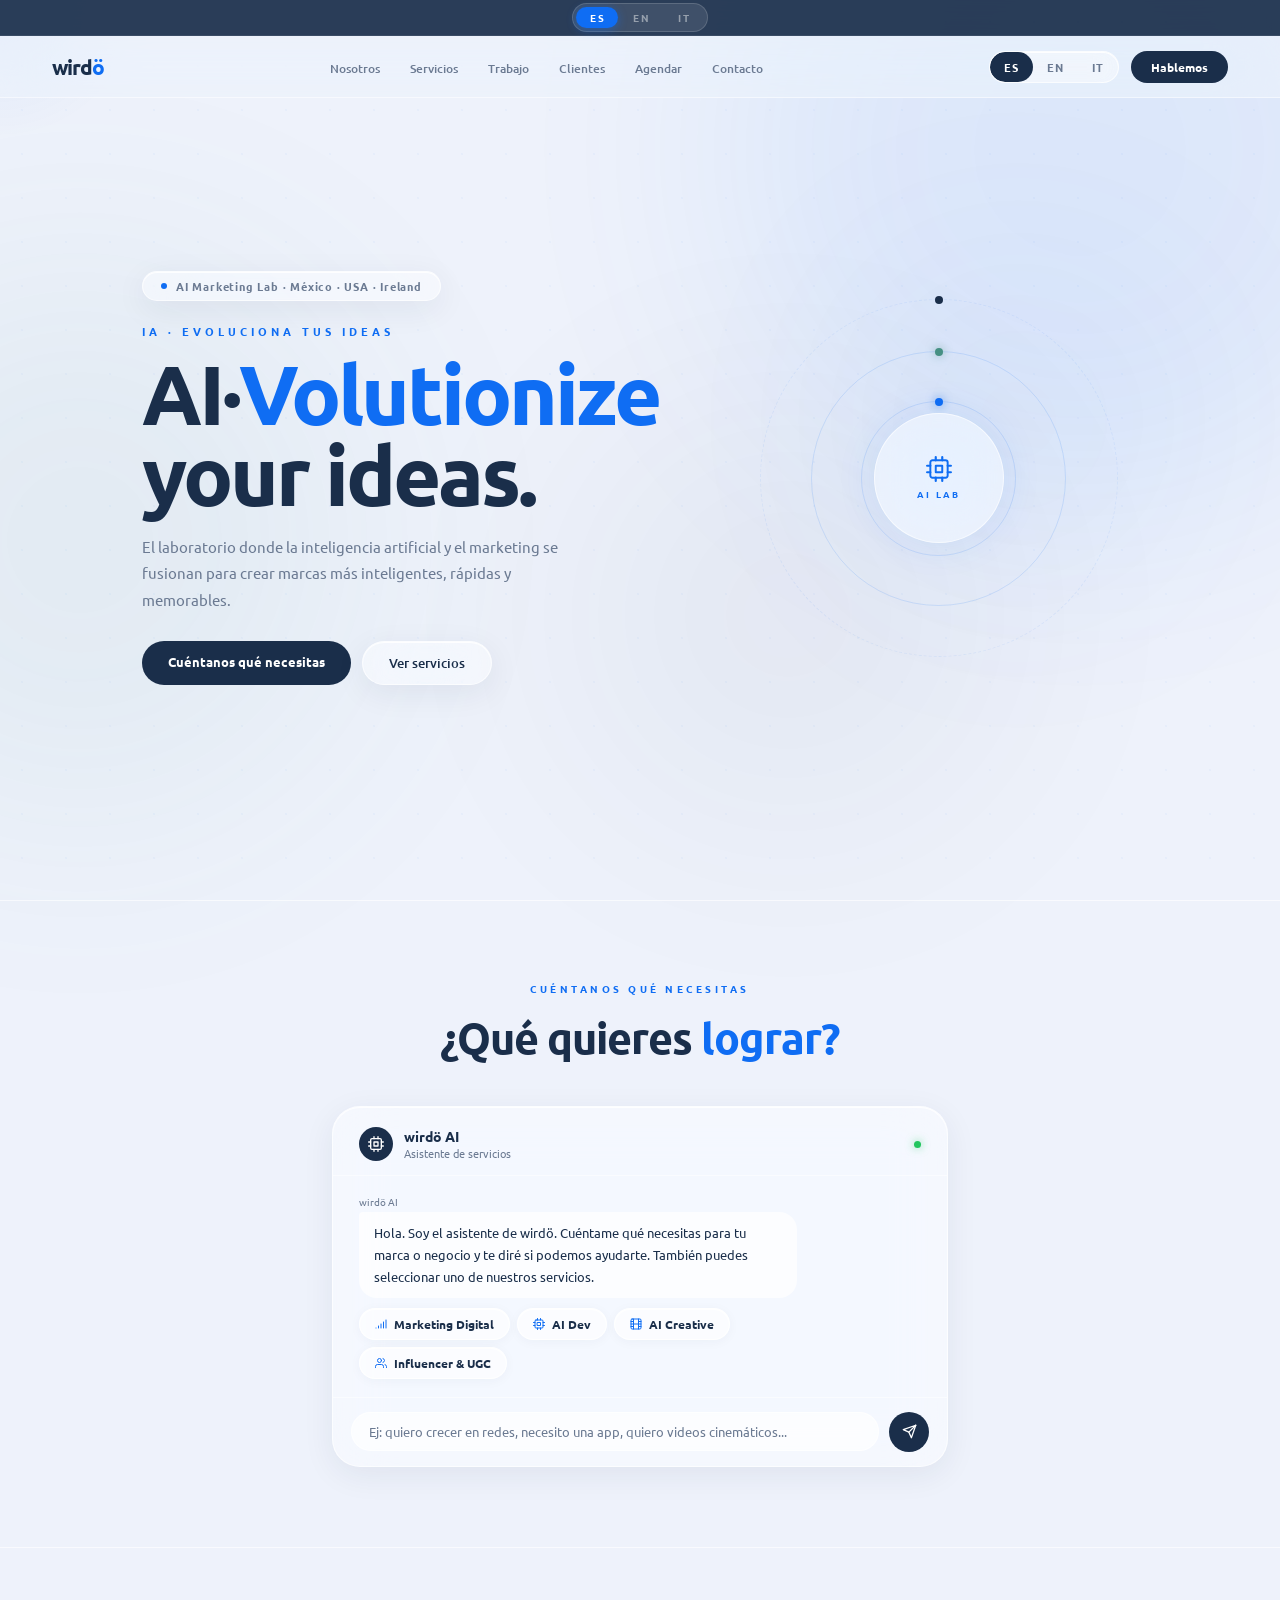
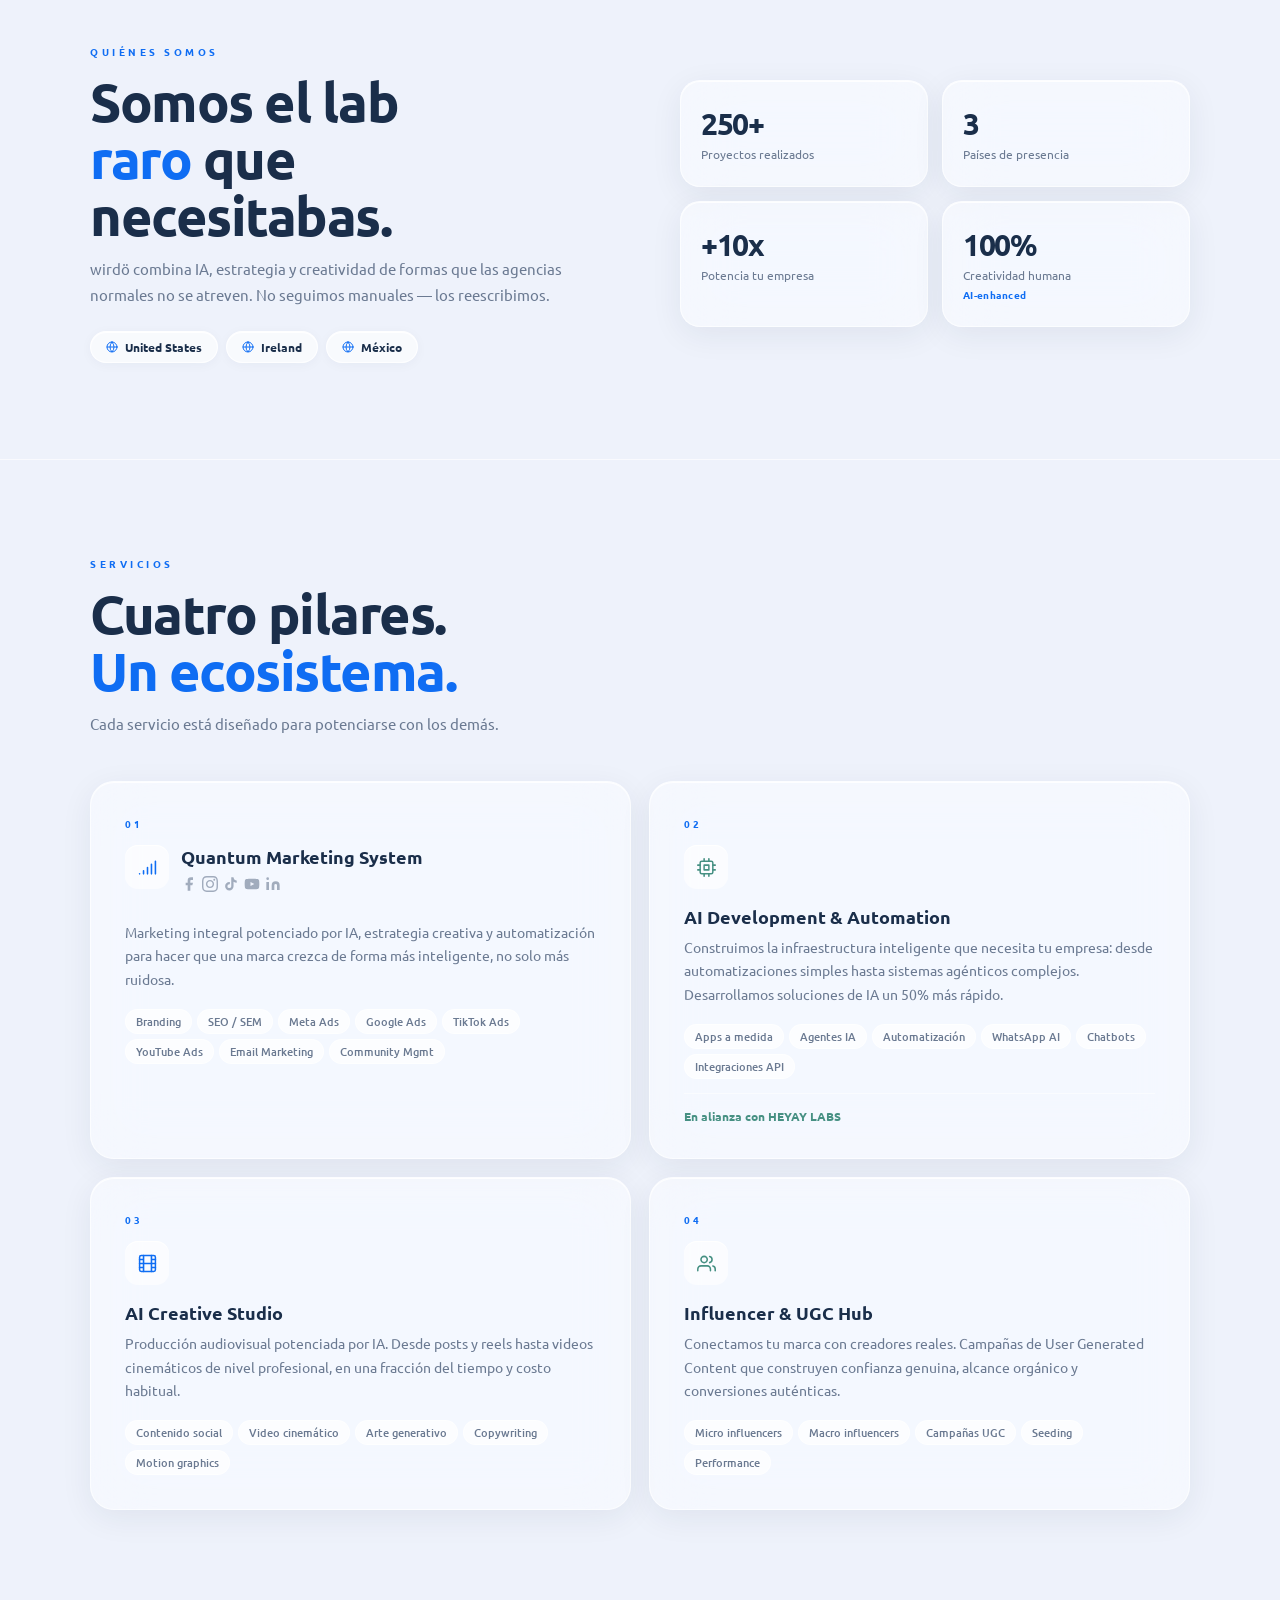
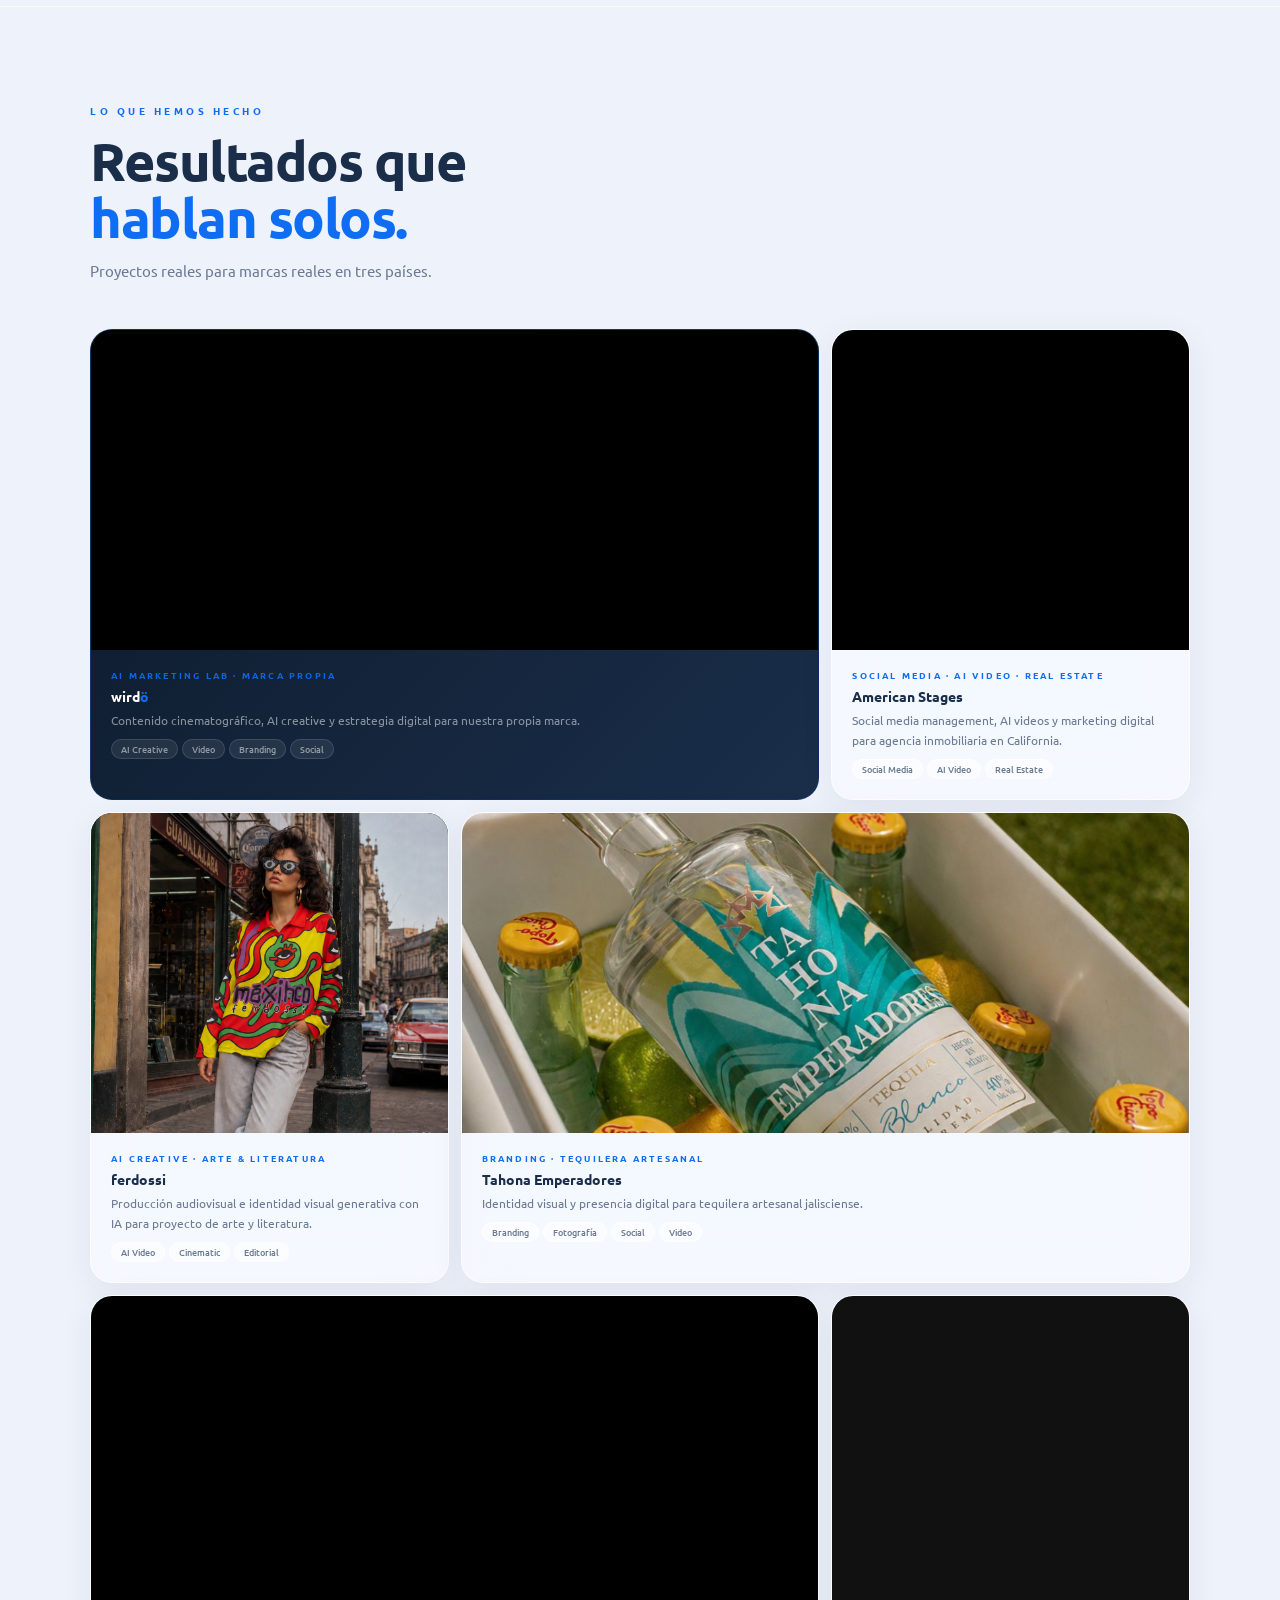
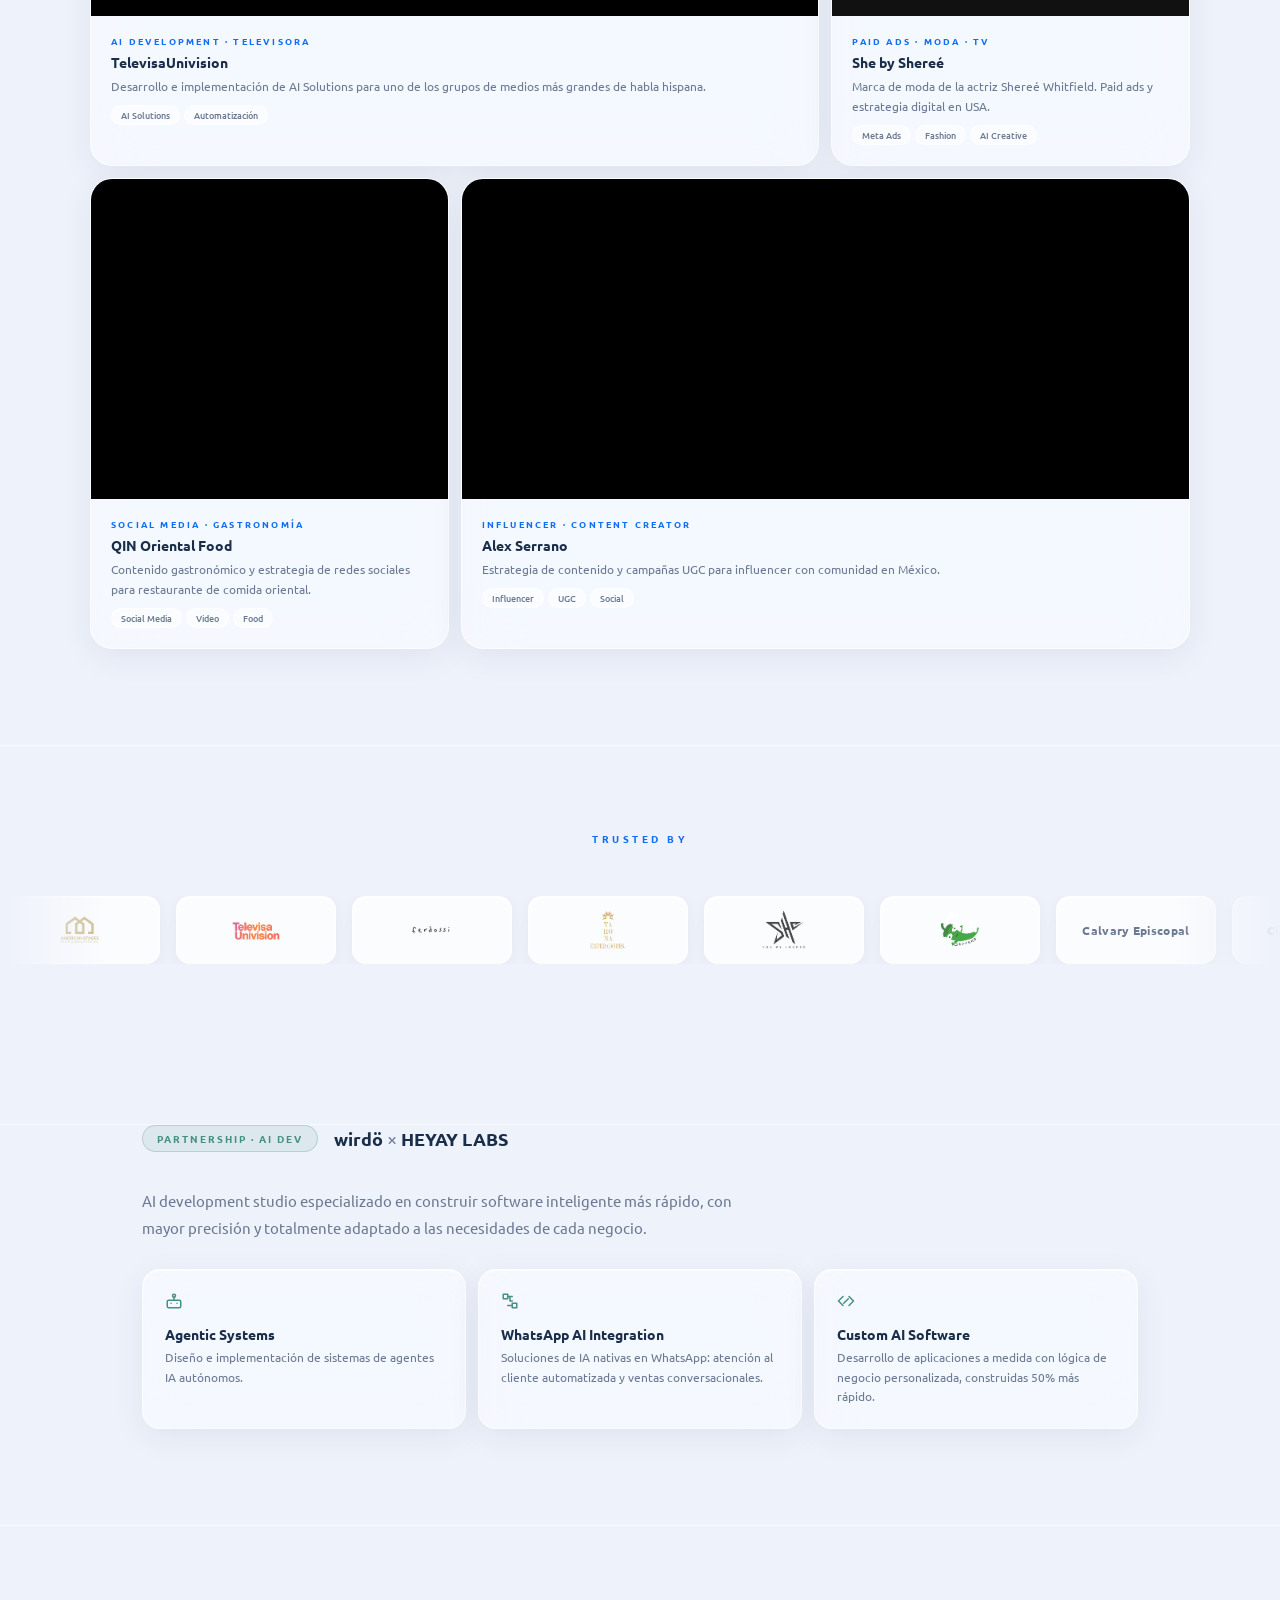
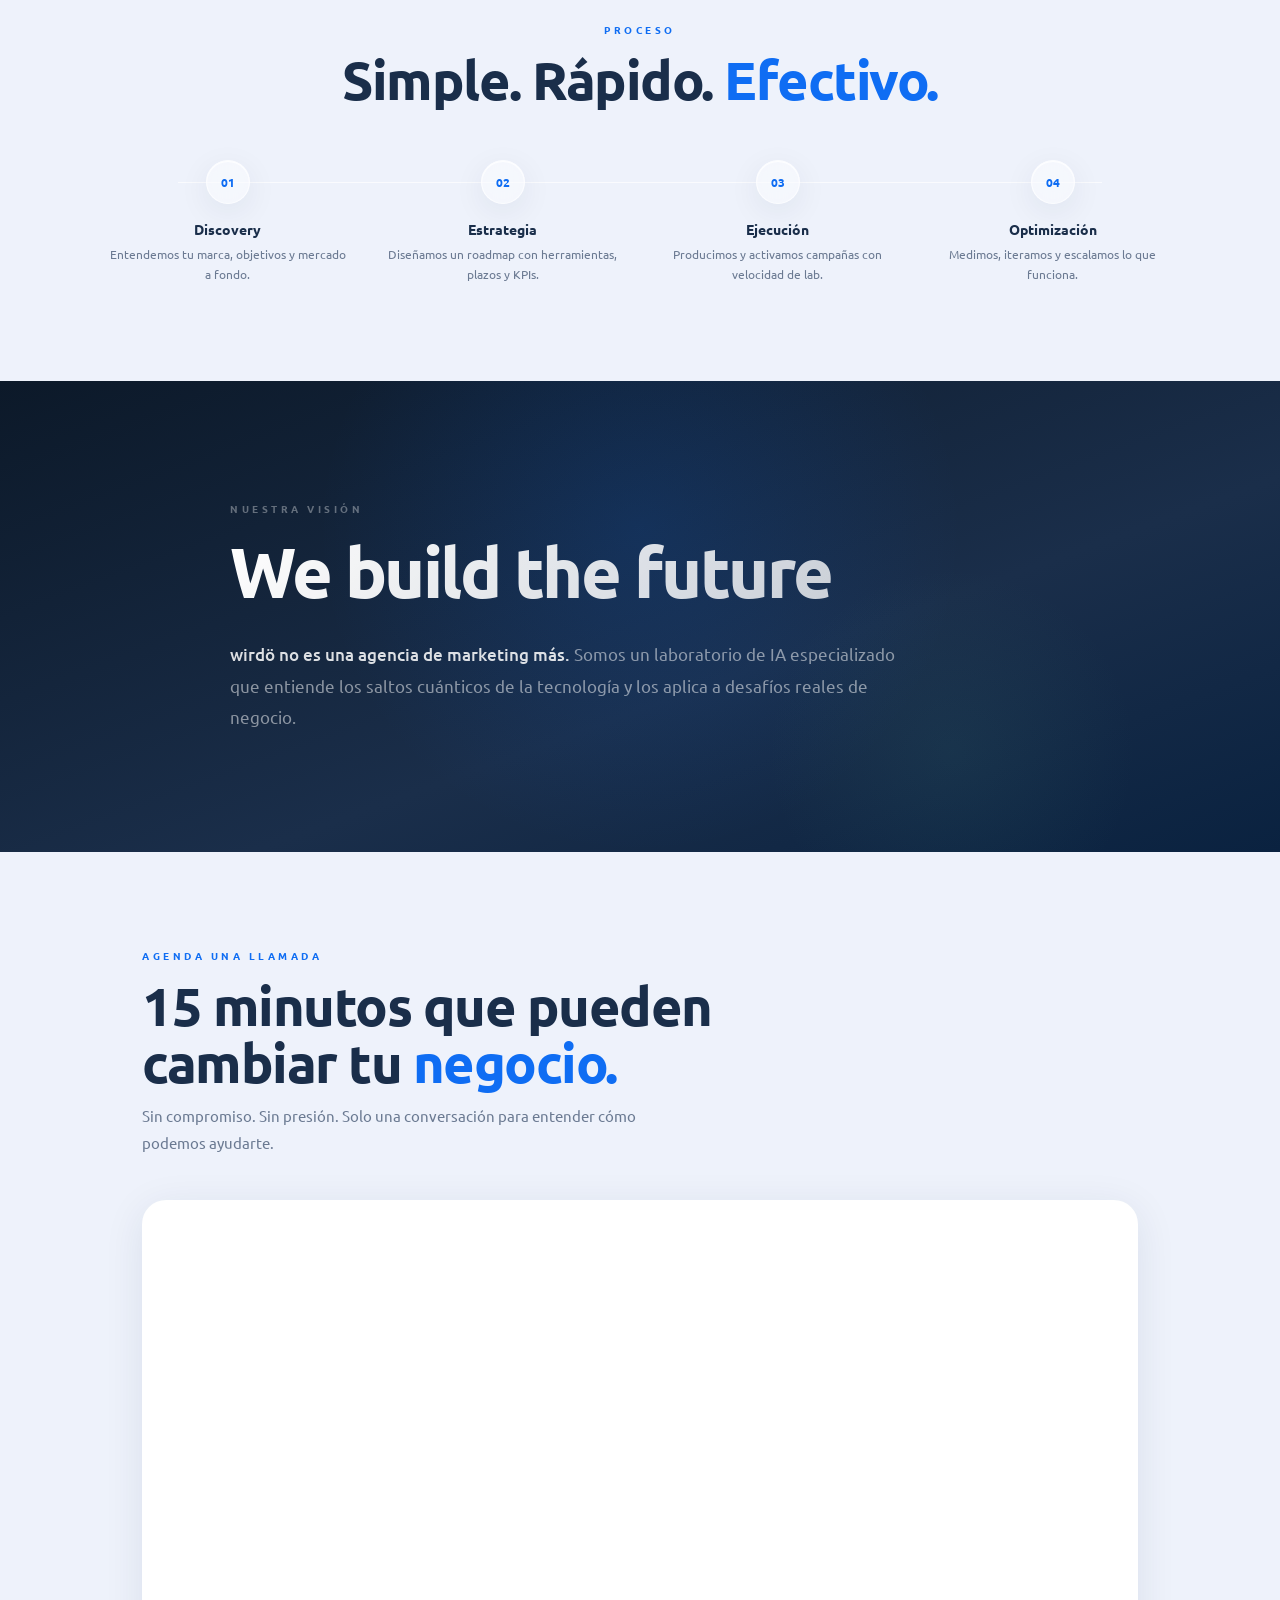
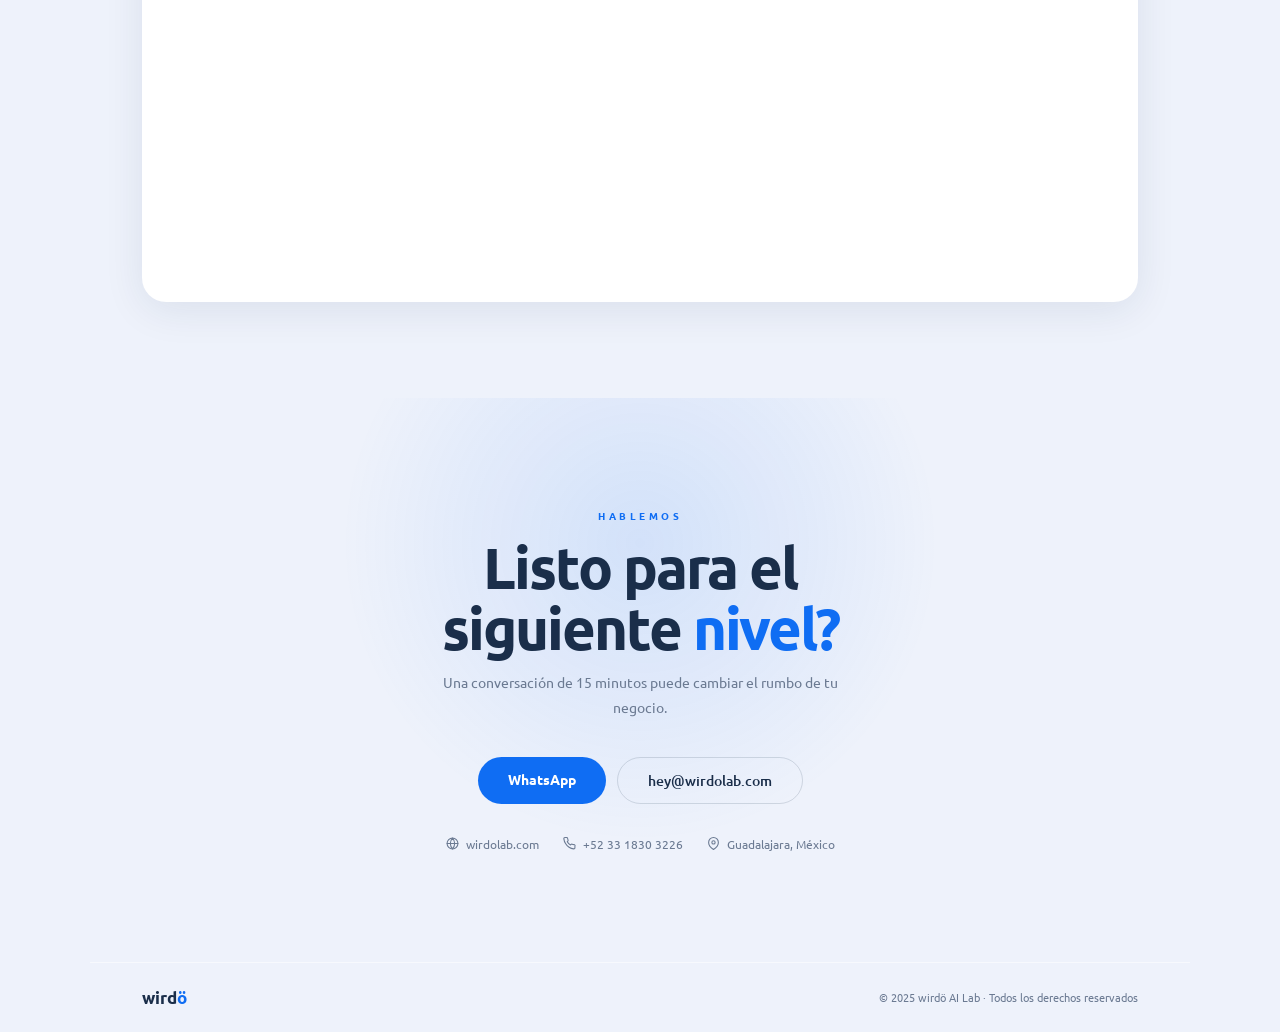
<file: index.html>
<!DOCTYPE html>
<html lang="es" data-lang="es">
<head>
<meta charset="UTF-8">
<meta name="viewport" content="width=device-width, initial-scale=1.0">
<title>wirdö — AI·Volutionize Your Ideas</title>
<link href="https://fonts.googleapis.com/css2?family=Ubuntu:ital,wght@0,300;0,400;0,500;0,700;1,300&display=swap" rel="stylesheet">
<link rel="stylesheet" href="styles.css">
</head>
<body>

<svg style="display:none" xmlns="http://www.w3.org/2000/svg">
  <symbol id="i-signal" viewBox="0 0 24 24"><path d="M2 20h.01M7 20v-4M12 20v-8M17 20V8M22 4v16" stroke-linecap="round" stroke-linejoin="round" stroke-width="2"/></symbol>
  <symbol id="i-cpu" viewBox="0 0 24 24"><rect x="4" y="4" width="16" height="16" rx="2"/><rect x="9" y="9" width="6" height="6"/><path d="M9 1v3M15 1v3M9 20v3M15 20v3M20 9h3M20 15h3M1 9h3M1 15h3" stroke-linecap="round" stroke-width="2"/></symbol>
  <symbol id="i-film" viewBox="0 0 24 24"><rect x="2" y="2" width="20" height="20" rx="2.18"/><path d="M7 2v20M17 2v20M2 12h20M2 7h5M2 17h5M17 17h5M17 7h5" stroke-linecap="round" stroke-width="2"/></symbol>
  <symbol id="i-users" viewBox="0 0 24 24"><path d="M17 21v-2a4 4 0 0 0-4-4H5a4 4 0 0 0-4 4v2"/><circle cx="9" cy="7" r="4"/><path d="M23 21v-2a4 4 0 0 0-3-3.87M16 3.13a4 4 0 0 1 0 7.75" stroke-linecap="round" stroke-width="2"/></symbol>
  <symbol id="i-send" viewBox="0 0 24 24"><line x1="22" y1="2" x2="11" y2="13" stroke-width="2"/><polygon points="22 2 15 22 11 13 2 9 22 2" stroke-width="2"/></symbol>
  <symbol id="i-globe" viewBox="0 0 24 24"><circle cx="12" cy="12" r="10" stroke-width="2"/><line x1="2" y1="12" x2="22" y2="12" stroke-width="2"/><path d="M12 2a15.3 15.3 0 0 1 4 10 15.3 15.3 0 0 1-4 10 15.3 15.3 0 0 1-4-10 15.3 15.3 0 0 1 4-10z" stroke-width="2"/></symbol>
  <symbol id="i-zap" viewBox="0 0 24 24"><polygon points="13 2 3 14 12 14 11 22 21 10 12 10 13 2" stroke-width="2"/></symbol>
  <symbol id="i-layers" viewBox="0 0 24 24"><polygon points="12 2 2 7 12 12 22 7 12 2" stroke-width="2"/><polyline points="2 17 12 22 22 17" stroke-width="2"/><polyline points="2 12 12 17 22 12" stroke-width="2"/></symbol>
  <symbol id="i-play" viewBox="0 0 24 24"><polygon points="5 3 19 12 5 21 5 3" stroke-width="2"/></symbol>
  <symbol id="i-image" viewBox="0 0 24 24"><rect x="3" y="3" width="18" height="18" rx="2" stroke-width="2"/><circle cx="8.5" cy="8.5" r="1.5" stroke-width="2"/><polyline points="21 15 16 10 5 21" stroke-width="2"/></symbol>
  <symbol id="i-globe2" viewBox="0 0 24 24"><circle cx="12" cy="12" r="10" stroke-width="2"/><path d="M2 12h20M12 2a15.3 15.3 0 0 1 4 10 15.3 15.3 0 0 1-4 10 15.3 15.3 0 0 1-4-10 15.3 15.3 0 0 1 4-10z" stroke-width="2"/></symbol>
  <symbol id="i-phone" viewBox="0 0 24 24"><path d="M22 16.92v3a2 2 0 0 1-2.18 2 19.79 19.79 0 0 1-8.63-3.07A19.5 19.5 0 0 1 4.69 12 19.79 19.79 0 0 1 1.61 3.36 2 2 0 0 1 3.59 1h3a2 2 0 0 1 2 1.72c.127.96.361 1.903.7 2.81a2 2 0 0 1-.45 2.11L7.91 8.69a16 16 0 0 0 6 6l.92-.92a2 2 0 0 1 2.11-.45c.907.339 1.85.573 2.81.7A2 2 0 0 1 22 16.92z" stroke-width="2"/></symbol>
  <symbol id="i-pin" viewBox="0 0 24 24"><path d="M21 10c0 7-9 13-9 13s-9-6-9-13a9 9 0 0 1 18 0z" stroke-width="2"/><circle cx="12" cy="10" r="3" stroke-width="2"/></symbol>
  <symbol id="i-bot" viewBox="0 0 24 24"><rect x="3" y="11" width="18" height="10" rx="2" stroke-width="2"/><circle cx="12" cy="5" r="2" stroke-width="2"/><path d="M12 7v4" stroke-width="2" stroke-linecap="round"/><path d="M8 15h.01M16 15h.01" stroke-width="2" stroke-linecap="round"/></symbol>
  <symbol id="i-workflow" viewBox="0 0 24 24"><path d="M3 3h6v6H3zM15 15h6v6h-6zM9 6h6M9 18h6M12 6v6M12 12h3" stroke-width="2" stroke-linecap="round"/></symbol>
  <symbol id="i-api" viewBox="0 0 24 24"><polyline points="16 18 22 12 16 6" stroke-width="2" stroke-linecap="round" stroke-linejoin="round"/><polyline points="8 6 2 12 8 18" stroke-width="2" stroke-linecap="round" stroke-linejoin="round"/><line x1="15" y1="9" x2="9" y2="15" stroke-width="2" stroke-linecap="round"/></symbol>
  <symbol id="i-calendar" viewBox="0 0 24 24"><rect x="3" y="4" width="18" height="18" rx="2" ry="2" stroke-width="2"/><line x1="16" y1="2" x2="16" y2="6" stroke-width="2" stroke-linecap="round"/><line x1="8" y1="2" x2="8" y2="6" stroke-width="2" stroke-linecap="round"/><line x1="3" y1="10" x2="21" y2="10" stroke-width="2"/></symbol>
</svg>

<div class="b1 blob"></div><div class="b2 blob"></div><div class="b3 blob"></div><div class="b4 blob"></div>
<div id="cg"></div>

<div id="lang-bar">
  <div id="lang-toggle" data-lang="es" onclick="toggleLang()">
    <div class="lt-slider"></div>
    <span class="lt-pill active" id="lt-es">ES</span>
    <span class="lt-pill" id="lt-en">EN</span>
    <span class="lt-pill" id="lt-it">IT</span>
  </div>
</div>

<nav id="main-nav">
  <div class="nl">wird<b>ö</b></div>
  <ul>
    <li><a href="#about" data-i18n="nav.about">Nosotros</a></li>
    <li><a href="#services" data-i18n="nav.services">Servicios</a></li>
    <li><a href="#portfolio" data-i18n="nav.work">Trabajo</a></li>
    <li><a href="#trusted" data-i18n="nav.clients">Clientes</a></li>
    <li><a href="#book" data-i18n="nav.book">Agendar</a></li>
    <li><a href="#cta" data-i18n="nav.contact">Contacto</a></li>
  </ul>
  <div style="display:flex;align-items:center;gap:12px">
    <div id="lang-btn">
      <span class="active" onclick="setLang('es')">ES</span>
      <span onclick="setLang('en')">EN</span>
      <span onclick="setLang('it')">IT</span>
    </div>
    <a href="https://cal.com/fernando-preciado-silva-xrcisa/15min" target="_blank" class="ncta" data-i18n="nav.cta">Hablemos</a>
  </div>
</nav>

<div style="position:relative;z-index:2">
<div id="hero">
  <div class="hg">
    <div>
      <div class="hbadge g rv"><div class="bdot"></div><span data-i18n="hero.badge">AI Marketing Lab · México · USA · Ireland</span></div>
      <div class="hsl rv d1" data-i18n="hero.slogan">IA · Evoluciona tus ideas</div>
      <h1 class="htitle rv d1" data-i18n-html="hero.title">AI·<b>Volutionize</b><br>your ideas.</h1>
      <p class="hsub rv d2" data-i18n="hero.sub">El laboratorio donde la inteligencia artificial y el marketing se fusionan para crear marcas más inteligentes, rápidas y memorables.</p>
      <div class="hbtns rv d3">
        <a href="#chat-s" class="bs" data-i18n="hero.btn1">Cuéntanos qué necesitas</a>
        <a href="#services" class="bg2 g" data-i18n="hero.btn2">Ver servicios</a>
      </div>
    </div>
    <div class="hv rv d2">
      <div class="orb o3"></div><div class="orb o2"></div><div class="orb o1"></div>
      <div class="oc g">
        <svg width="26" height="26" viewBox="0 0 24 24" fill="none" stroke="var(--blue)" stroke-width="1.8" stroke-linecap="round" stroke-linejoin="round"><use href="#i-cpu"/></svg>
        <span style="font-size:.57rem;font-weight:700;letter-spacing:2.5px;color:var(--blue)">AI LAB</span>
      </div>
    </div>
  </div>
</div>
</div>

<hr class="div">

<section id="chat-s" style="padding:80px 0 0;position:relative;z-index:2">
  <div class="chat-w">
    <span class="lbl rv" style="text-align:center;display:block" data-i18n="chat.label">Cuéntanos qué necesitas</span>
    <h2 style="text-align:center;font-size:clamp(1.8rem,3.5vw,2.7rem);font-weight:700;letter-spacing:-1px;margin-bottom:40px" class="rv d1"><span data-i18n="chat.title">¿Qué quieres</span> <b style="color:var(--blue)" data-i18n="chat.title2">lograr?</b></h2>
    <div class="chat-box g rv d2">
      <div class="chat-hd">
        <div class="cavatar"><svg width="16" height="16" viewBox="0 0 24 24" fill="none" stroke="#fff" stroke-width="2" stroke-linecap="round" stroke-linejoin="round"><use href="#i-cpu"/></svg></div>
        <div class="chi"><h3>wirdö AI</h3><p data-i18n="chat.agent">Asistente de servicios</p></div>
        <div class="odot"></div>
      </div>
      <div class="cmsg" id="chat-msgs">
        <div class="msg bot">
          <span class="ml">wirdö AI</span>
          <div class="mb" data-i18n="chat.greeting">Hola. Soy el asistente de wirdö. Cuéntame qué necesitas para tu marca o negocio y te diré si podemos ayudarte. También puedes seleccionar uno de nuestros servicios.</div>
          <div class="cpills" style="margin-top:10px">
            <button class="cp" onclick="selSvc('marketing')"><svg viewBox="0 0 24 24"><use href="#i-signal"/></svg><span data-i18n="svc.marketing">Marketing Digital</span></button>
            <button class="cp" onclick="selSvc('aidev')"><svg viewBox="0 0 24 24"><use href="#i-cpu"/></svg><span data-i18n="svc.aidev">AI Dev</span></button>
            <button class="cp" onclick="selSvc('creative')"><svg viewBox="0 0 24 24"><use href="#i-film"/></svg><span data-i18n="svc.creative">AI Creative</span></button>
            <button class="cp" onclick="selSvc('ugc')"><svg viewBox="0 0 24 24"><use href="#i-users"/></svg><span data-i18n="svc.ugc">Influencer &amp; UGC</span></button>
          </div>
        </div>
      </div>
      <div class="cin-r">
        <input type="text" class="cin" id="cin" placeholder="Ej: quiero crecer en redes, necesito una app, quiero videos cinemáticos...">
        <button class="csend" onclick="sendMsg()"><svg viewBox="0 0 24 24"><use href="#i-send"/></svg></button>
      </div>
    </div>
  </div>
</section>

<hr class="div" style="margin-top:80px">

<section id="about" style="position:relative;z-index:2">
  <div class="wrap sec">
    <div style="display:grid;grid-template-columns:1fr 1fr;gap:80px;align-items:center">
      <div>
        <span class="lbl rv" data-i18n="about.label">Quiénes somos</span>
        <h2 class="hl rv d1" data-i18n-html="about.title">Somos el lab<br><b>raro</b> que<br>necesitabas.</h2>
        <p class="sub rv d2" data-i18n="about.sub">wirdö combina IA, estrategia y creatividad de formas que las agencias normales no se atreven. No seguimos manuales — los reescribimos.</p>
        <div style="display:flex;gap:8px;flex-wrap:wrap;margin-top:22px" class="rv d3">
          <span class="cp" style="cursor:default"><svg viewBox="0 0 24 24"><use href="#i-globe"/></svg>United States</span>
          <span class="cp" style="cursor:default"><svg viewBox="0 0 24 24"><use href="#i-globe"/></svg>Ireland</span>
          <span class="cp" style="cursor:default"><svg viewBox="0 0 24 24"><use href="#i-globe"/></svg>México</span>
        </div>
      </div>
      <div style="display:grid;grid-template-columns:1fr 1fr;gap:14px">
        <div class="g rv d1" style="border-radius:20px;padding:24px 20px"><div style="font-size:1.9rem;font-weight:700;letter-spacing:-1.5px">250+</div><div style="font-size:.73rem;color:var(--gray);margin-top:3px" data-i18n="about.stat1">Proyectos realizados</div></div>
        <div class="g rv d2" style="border-radius:20px;padding:24px 20px"><div style="font-size:1.9rem;font-weight:700;letter-spacing:-1.5px">3</div><div style="font-size:.73rem;color:var(--gray);margin-top:3px" data-i18n="about.stat2">Países de presencia</div></div>
        <div class="g rv d3" style="border-radius:20px;padding:24px 20px"><div style="font-size:1.9rem;font-weight:700;letter-spacing:-1.5px">+10x</div><div style="font-size:.73rem;color:var(--gray);margin-top:3px" data-i18n="about.stat3">Potencia tu empresa</div></div>
        <div class="g rv d4" style="border-radius:20px;padding:24px 20px"><div style="font-size:1.9rem;font-weight:700;letter-spacing:-1.5px">100%</div><div style="font-size:.73rem;color:var(--gray);margin-top:3px" data-i18n="about.stat4">Creatividad humana</div><div style="font-size:.65rem;color:var(--blue);margin-top:4px;font-weight:600;letter-spacing:.3px">AI-enhanced</div></div>
      </div>
    </div>
  </div>
</section>

<hr class="div">

<section id="services" style="position:relative;z-index:2">
  <div class="wrap sec">
    <span class="lbl rv" data-i18n="svc.label">Servicios</span>
    <h2 class="hl rv d1" data-i18n-html="svc.title">Cuatro pilares.<br><b>Un ecosistema.</b></h2>
    <p class="sub rv d2" data-i18n="svc.sub">Cada servicio está diseñado para potenciarse con los demás.</p>
    <div class="sg">
      <div class="sc g rv d1">
        <div class="sc-num">01</div>
        <div style="display:flex;align-items:flex-start;gap:12px;margin-bottom:16px">
          <div class="sc-ic"><svg viewBox="0 0 24 24"><use href="#i-signal"/></svg></div>
          <div>
            <div class="sc-th"><h3 data-i18n="svc.marketing">Quantum Marketing System</h3></div>
            <div class="sicons">
              <svg width="16" height="16" viewBox="0 0 24 24" fill="var(--gray)" opacity=".55"><path d="M18 2h-3a5 5 0 0 0-5 5v3H7v4h3v8h4v-8h3l1-4h-4V7a1 1 0 0 1 1-1h3z"/></svg>
              <svg width="16" height="16" viewBox="0 0 24 24" fill="var(--gray)" opacity=".55"><path d="M12 2.163c3.204 0 3.584.012 4.85.07 3.252.148 4.771 1.691 4.919 4.919.058 1.265.069 1.645.069 4.849 0 3.205-.012 3.584-.069 4.849-.149 3.225-1.664 4.771-4.919 4.919-1.266.058-1.644.07-4.85.07-3.204 0-3.584-.012-4.849-.07-3.26-.149-4.771-1.699-4.919-4.92-.058-1.265-.07-1.644-.07-4.849 0-3.204.013-3.583.07-4.849.149-3.227 1.664-4.771 4.919-4.919 1.266-.057 1.645-.069 4.849-.069zm0-2.163c-3.259 0-3.667.014-4.947.072-4.358.2-6.78 2.618-6.98 6.98-.059 1.281-.073 1.689-.073 4.948 0 3.259.014 3.668.072 4.948.2 4.358 2.618 6.78 6.98 6.98 1.281.058 1.689.072 4.948.072 3.259 0 3.668-.014 4.948-.072 4.354-.2 6.782-2.618 6.979-6.98.059-1.28.073-1.689.073-4.948 0-3.259-.014-3.667-.072-4.947-.196-4.354-2.617-6.78-6.979-6.98-1.281-.059-1.69-.073-4.949-.073zm0 5.838c-3.403 0-6.162 2.759-6.162 6.162s2.759 6.163 6.162 6.163 6.162-2.759 6.162-6.163c0-3.403-2.759-6.162-6.162-6.162zm0 10.162c-2.209 0-4-1.79-4-4 0-2.209 1.791-4 4-4s4 1.791 4 4c0 2.21-1.791 4-4 4zm6.406-11.845c-.796 0-1.441.645-1.441 1.44s.645 1.44 1.441 1.44c.795 0 1.439-.645 1.439-1.44s-.644-1.44-1.439-1.44z"/></svg>
              <svg width="16" height="16" viewBox="0 0 24 24" fill="var(--gray)" opacity=".55"><path d="M19.59 6.69a4.83 4.83 0 0 1-3.77-4.25V2h-3.45v13.67a2.89 2.89 0 0 1-2.88 2.5 2.89 2.89 0 0 1-2.89-2.89 2.89 2.89 0 0 1 2.89-2.89c.28 0 .54.04.79.1V9.01a6.37 6.37 0 0 0-.79-.05 6.34 6.34 0 0 0-6.34 6.34 6.34 6.34 0 0 0 6.34 6.34 6.34 6.34 0 0 0 6.33-6.34V8.69a8.18 8.18 0 0 0 4.78 1.52V6.73a4.85 4.85 0 0 1-1.01-.04z"/></svg>
              <svg width="16" height="16" viewBox="0 0 24 24" fill="var(--gray)" opacity=".55"><path d="M22.54 6.42a2.78 2.78 0 0 0-1.94-1.96C18.88 4 12 4 12 4s-6.88 0-8.6.46a2.78 2.78 0 0 0-1.94 1.96A29 29 0 0 0 1 12a29 29 0 0 0 .46 5.58A2.78 2.78 0 0 0 3.4 19.54C5.12 20 12 20 12 20s6.88 0 8.6-.46a2.78 2.78 0 0 0 1.94-1.96A29 29 0 0 0 23 12a29 29 0 0 0-.46-5.58z"/><polygon points="9.75 15.02 15.5 12 9.75 8.98 9.75 15.02" fill="var(--bg)"/></svg>
              <svg width="16" height="16" viewBox="0 0 24 24" fill="var(--gray)" opacity=".55"><path d="M16 8a6 6 0 0 1 6 6v7h-4v-7a2 2 0 0 0-2-2 2 2 0 0 0-2 2v7h-4v-7a6 6 0 0 1 6-6z"/><rect x="2" y="9" width="4" height="12"/><circle cx="4" cy="4" r="2"/></svg>
            </div>
          </div>
        </div>
        <p data-i18n="svc.marketing.desc">Marketing integral potenciado por IA, estrategia creativa y automatización para hacer que una marca crezca de forma más inteligente, no solo más ruidosa.</p>
        <div class="stags"><span class="stag">Branding</span><span class="stag">SEO / SEM</span><span class="stag">Meta Ads</span><span class="stag">Google Ads</span><span class="stag">TikTok Ads</span><span class="stag">YouTube Ads</span><span class="stag">Email Marketing</span><span class="stag">Community Mgmt</span></div>
      </div>
      <div class="sc g tc rv d2">
        <div class="sc-num">02</div>
        <div class="sc-ic"><svg viewBox="0 0 24 24"><use href="#i-cpu"/></svg></div>
        <div class="sc-th"><h3 data-i18n="svc.aidev">AI Development &amp; Automation</h3></div>
        <p data-i18n="svc.aidev.desc">Construimos la infraestructura inteligente que necesita tu empresa: desde automatizaciones simples hasta sistemas agénticos complejos. Desarrollamos soluciones de IA un 50% más rápido.</p>
        <div class="stags"><span class="stag">Apps a medida</span><span class="stag">Agentes IA</span><span class="stag">Automatización</span><span class="stag">WhatsApp AI</span><span class="stag">Chatbots</span><span class="stag">Integraciones API</span></div>
        <div class="sc-pt" data-i18n="svc.aidev.partner">En alianza con HEYAY LABS</div>
      </div>
      <div class="sc g rv d3">
        <div class="sc-num">03</div>
        <div class="sc-ic"><svg viewBox="0 0 24 24"><use href="#i-film"/></svg></div>
        <div class="sc-th"><h3 data-i18n="svc.creative">AI Creative Studio</h3></div>
        <p data-i18n="svc.creative.desc">Producción audiovisual potenciada por IA. Desde posts y reels hasta videos cinemáticos de nivel profesional, en una fracción del tiempo y costo habitual.</p>
        <div class="stags"><span class="stag">Contenido social</span><span class="stag">Video cinemático</span><span class="stag">Arte generativo</span><span class="stag">Copywriting</span><span class="stag">Motion graphics</span></div>
      </div>
      <div class="sc g tc rv d4">
        <div class="sc-num">04</div>
        <div class="sc-ic"><svg viewBox="0 0 24 24"><use href="#i-users"/></svg></div>
        <div class="sc-th"><h3 data-i18n="svc.ugc">Influencer &amp; UGC Hub</h3></div>
        <p data-i18n="svc.ugc.desc">Conectamos tu marca con creadores reales. Campañas de User Generated Content que construyen confianza genuina, alcance orgánico y conversiones auténticas.</p>
        <div class="stags"><span class="stag">Micro influencers</span><span class="stag">Macro influencers</span><span class="stag">Campañas UGC</span><span class="stag">Seeding</span><span class="stag">Performance</span></div>
      </div>
    </div>
  </div>
</section>

<hr class="div">

<section id="portfolio" style="position:relative;z-index:2">
  <div class="wrap sec">
    <span class="lbl rv" data-i18n="work.label">Lo que hemos hecho</span>
    <h2 class="hl rv d1" data-i18n-html="work.title">Resultados que<br><b>hablan solos.</b></h2>
    <p class="sub rv d2" data-i18n="work.sub">Proyectos reales para marcas reales en tres países.</p>
    <div class="pg">
      <div class="pc pc-wide pc-wirdo rv d1">
        <div class="pv pv-land" style="background:#000"><video src="media-github/wirdo/titanic_web.mp4" autoplay loop muted playsinline style="width:100%;height:100%;object-fit:cover"></video><div class="pplay"><svg viewBox="0 0 24 24"><use href="#i-play"/></svg></div></div>
        <div class="pb2"><div class="pcat" data-i18n="port.wd.cat">AI Marketing Lab · Marca Propia</div><h4 style="color:#fff">wird<span style="color:var(--blue)">ö</span></h4><p data-i18n="port.wd.desc">Contenido cinematográfico, AI creative y estrategia digital para nuestra propia marca.</p><div class="ptags"><span class="ptag">AI Creative</span><span class="ptag">Video</span><span class="ptag">Branding</span><span class="ptag">Social</span></div></div>
      </div>
      <div class="pc g rv d2">
        <div class="pv pv-reel" style="background:#000"><video src="media-github/american-stages/reel1_web.mp4" autoplay loop muted playsinline style="width:100%;height:100%;object-fit:cover"></video><div class="pplay"><svg viewBox="0 0 24 24"><use href="#i-play"/></svg></div></div>
        <div class="pb2"><div class="pcat" data-i18n="port.as.cat">Social Media · AI Video · Real Estate</div><h4>American Stages</h4><p data-i18n="port.as.desc">Social media management, AI videos y marketing digital para agencia inmobiliaria en California.</p><div class="ptags"><span class="ptag">Social Media</span><span class="ptag">AI Video</span><span class="ptag">Real Estate</span></div></div>
      </div>
      <div class="pc g rv d1">
        <div class="pv pv-reel" style="background:#111"><img src="media-github/ferdossi/1.png" style="width:100%;height:100%;object-fit:cover;object-position:top"></div>
        <div class="pb2"><div class="pcat" data-i18n="port.fe.cat">AI Creative · Arte &amp; Literatura</div><h4>ferdossi</h4><p data-i18n="port.fe.desc">Producción audiovisual e identidad visual generativa con IA para proyecto de arte y literatura.</p><div class="ptags"><span class="ptag">AI Video</span><span class="ptag">Cinematic</span><span class="ptag">Editorial</span></div></div>
      </div>
      <div class="pc pc-wide g rv d2">
        <div class="pv pv-land" style="background:#000"><img src="media-github/tahona-emperadores/img1.png" style="width:100%;height:100%;object-fit:cover"></div>
        <div class="pb2"><div class="pcat" data-i18n="port.te.cat">Branding · Tequilera Artesanal</div><h4>Tahona Emperadores</h4><p data-i18n="port.te.desc">Identidad visual y presencia digital para tequilera artesanal jalisciense.</p><div class="ptags"><span class="ptag">Branding</span><span class="ptag">Fotografía</span><span class="ptag">Social</span><span class="ptag">Video</span></div></div>
      </div>
      <div class="pc pc-wide g rv d1">
        <div class="pv pv-land" style="background:#000"><video src="media-github/televisaunivision/reel1_web.mp4" autoplay loop muted playsinline style="width:100%;height:100%;object-fit:cover"></video><div class="pplay"><svg viewBox="0 0 24 24"><use href="#i-play"/></svg></div></div>
        <div class="pb2"><div class="pcat" data-i18n="port.tv.cat">AI Development · Televisora</div><h4>TelevisaUnivision</h4><p data-i18n="port.tv.desc">Desarrollo e implementación de AI Solutions para uno de los grupos de medios más grandes de habla hispana.</p><div class="ptags"><span class="ptag">AI Solutions</span><span class="ptag">Automatización</span></div></div>
      </div>
      <div class="pc g rv d2">
        <div class="pv pv-reel" style="background:#111"><video src="media-github/she-by-sheree/reel1_web.mp4" autoplay loop muted playsinline style="width:100%;height:100%;object-fit:cover"></video><div class="pplay"><svg viewBox="0 0 24 24"><use href="#i-play"/></svg></div></div>
        <div class="pb2"><div class="pcat" data-i18n="port.sb.cat">Paid Ads · Moda · TV</div><h4>She by Shereé</h4><p data-i18n="port.sb.desc">Marca de moda de la actriz Shereé Whitfield. Paid ads y estrategia digital en USA.</p><div class="ptags"><span class="ptag">Meta Ads</span><span class="ptag">Fashion</span><span class="ptag">AI Creative</span></div></div>
      </div>
      <div class="pc g rv d1">
        <div class="pv pv-reel" style="background:#000"><video src="media-github/QIN/reel1_web.mp4" autoplay loop muted playsinline style="width:100%;height:100%;object-fit:cover"></video><div class="pplay"><svg viewBox="0 0 24 24"><use href="#i-play"/></svg></div></div>
        <div class="pb2"><div class="pcat" data-i18n="port.qin.cat">Social Media · Gastronomía</div><h4>QIN Oriental Food</h4><p data-i18n="port.qin.desc">Contenido gastronómico y estrategia de redes sociales para restaurante de comida oriental.</p><div class="ptags"><span class="ptag">Social Media</span><span class="ptag">Video</span><span class="ptag">Food</span></div></div>
      </div>
      <div class="pc pc-wide g rv d2">
        <div class="pv pv-land" style="background:#000"><video src="media-github/alex-serrano/reel1_web.mp4" autoplay loop muted playsinline style="width:100%;height:100%;object-fit:cover"></video><div class="pplay"><svg viewBox="0 0 24 24"><use href="#i-play"/></svg></div></div>
        <div class="pb2"><div class="pcat" data-i18n="port.ax.cat">Influencer · Content Creator</div><h4>Alex Serrano</h4><p data-i18n="port.ax.desc">Estrategia de contenido y campañas UGC para influencer con comunidad en México.</p><div class="ptags"><span class="ptag">Influencer</span><span class="ptag">UGC</span><span class="ptag">Social</span></div></div>
      </div>
    </div>
  </div>
</section>

<hr class="div">

<section id="trusted" style="position:relative;z-index:2">
  <div class="tb-lbl rv"><span class="lbl" style="display:inline-block" data-i18n="trusted.label">Trusted by</span></div>
  <div class="carousel-outer">
    <div class="carousel-track" id="ctrack">
      <a href="https://www.instagram.com/americanstagespm/" target="_blank" class="clogo"><img src="media-github/logos/logo-americanstages.png" alt="American Stages" onerror="this.style.display='none';this.nextElementSibling.style.display='block'"><span class="clogo-text" style="display:none">American Stages</span></a>
      <a href="https://www.instagram.com/televisa_gdl/" target="_blank" class="clogo"><img src="media-github/logos/logo-televisa.png" alt="TelevisaUnivision" onerror="this.style.display='none';this.nextElementSibling.style.display='block'"><span class="clogo-text" style="display:none">TelevisaUnivision</span></a>
      <a href="https://www.instagram.com/ferdossi_/" target="_blank" class="clogo"><img src="media-github/logos/logo-ferdossi.png" alt="ferdossi" onerror="this.style.display='none';this.nextElementSibling.style.display='block'"><span class="clogo-text" style="display:none">ferdossi</span></a>
      <a href="https://www.instagram.com/tahonaemperadores/" target="_blank" class="clogo"><img src="media-github/logos/logo-tahona.png" alt="Tahona Emperadores" onerror="this.style.display='none';this.nextElementSibling.style.display='block'"><span class="clogo-text" style="display:none">Tahona Emperadores</span></a>
      <a href="https://www.instagram.com/shereewhitfield/" target="_blank" class="clogo"><img src="media-github/logos/logo-she.png" alt="She by Shereé" onerror="this.style.display='none';this.nextElementSibling.style.display='block'"><span class="clogo-text" style="display:none">She by Shereé</span></a>
      <a href="https://www.instagram.com/alexserrano1/" target="_blank" class="clogo"><img src="media-github/logos/logo-alex.png" alt="Alex Serrano" onerror="this.style.display='none';this.nextElementSibling.style.display='block'"><span class="clogo-text" style="display:none">Alex Serrano</span></a>
      <a href="#" class="clogo"><span class="clogo-text">Calvary Episcopal</span></a>
      <a href="#" class="clogo"><span class="clogo-text">Christ's Church</span></a>
      <a href="#" class="clogo"><span class="clogo-text">Mula Blanca</span></a>
      <a href="#" class="clogo"><span class="clogo-text">Amabar</span></a>
      <a href="#" class="clogo"><span class="clogo-text">QIN Oriental Food</span></a>
      <a href="https://www.instagram.com/americanstagespm/" target="_blank" class="clogo"><img src="media-github/logos/logo-americanstages.png" alt="American Stages" onerror="this.style.display='none';this.nextElementSibling.style.display='block'"><span class="clogo-text" style="display:none">American Stages</span></a>
      <a href="https://www.instagram.com/televisa_gdl/" target="_blank" class="clogo"><img src="media-github/logos/logo-televisa.png" alt="TelevisaUnivision" onerror="this.style.display='none';this.nextElementSibling.style.display='block'"><span class="clogo-text" style="display:none">TelevisaUnivision</span></a>
      <a href="https://www.instagram.com/ferdossi_/" target="_blank" class="clogo"><img src="media-github/logos/logo-ferdossi.png" alt="ferdossi" onerror="this.style.display='none';this.nextElementSibling.style.display='block'"><span class="clogo-text" style="display:none">ferdossi</span></a>
      <a href="https://www.instagram.com/tahonaemperadores/" target="_blank" class="clogo"><img src="media-github/logos/logo-tahona.png" alt="Tahona Emperadores" onerror="this.style.display='none';this.nextElementSibling.style.display='block'"><span class="clogo-text" style="display:none">Tahona Emperadores</span></a>
      <a href="https://www.instagram.com/shereewhitfield/" target="_blank" class="clogo"><img src="media-github/logos/logo-she.png" alt="She by Shereé" onerror="this.style.display='none';this.nextElementSibling.style.display='block'"><span class="clogo-text" style="display:none">She by Shereé</span></a>
      <a href="https://www.instagram.com/alexserrano1/" target="_blank" class="clogo"><img src="media-github/logos/logo-alex.png" alt="Alex Serrano" onerror="this.style.display='none';this.nextElementSibling.style.display='block'"><span class="clogo-text" style="display:none">Alex Serrano</span></a>
      <a href="#" class="clogo"><span class="clogo-text">Calvary Episcopal</span></a>
      <a href="#" class="clogo"><span class="clogo-text">Christ's Church</span></a>
      <a href="#" class="clogo"><span class="clogo-text">Mula Blanca</span></a>
      <a href="#" class="clogo"><span class="clogo-text">Amabar</span></a>
      <a href="#" class="clogo"><span class="clogo-text">QIN Oriental Food</span></a>
    </div>
  </div>
</section>

<hr class="div" style="margin-top:80px">

<section id="heyay" style="position:relative;z-index:2">
  <div class="hay-wrap">
    <div class="hay-header rv">
      <div class="hay-badge">Partnership · AI Dev</div>
      <div class="hay-title rv d1">wirdö <span style="color:var(--gray);font-weight:400">×</span> HEYAY LABS</div>
    </div>
    <p class="sub rv d2" style="margin-bottom:28px;max-width:600px" data-i18n="hay.desc">AI development studio especializado en construir software inteligente más rápido, con mayor precisión y totalmente adaptado a las necesidades de cada negocio.</p>
    <div class="hay-grid">
      <div class="hay-card g rv d1"><svg viewBox="0 0 24 24"><use href="#i-bot"/></svg><h4 data-i18n="hay.s1">Agentic Systems</h4><p data-i18n="hay.s1.desc">Diseño e implementación de sistemas de agentes IA autónomos.</p></div>
      <div class="hay-card g rv d2"><svg viewBox="0 0 24 24"><use href="#i-workflow"/></svg><h4 data-i18n="hay.s2">WhatsApp AI Integration</h4><p data-i18n="hay.s2.desc">Soluciones de IA nativas en WhatsApp: atención al cliente automatizada y ventas conversacionales.</p></div>
      <div class="hay-card g rv d3"><svg viewBox="0 0 24 24"><use href="#i-api"/></svg><h4 data-i18n="hay.s3">Custom AI Software</h4><p data-i18n="hay.s3.desc">Desarrollo de aplicaciones a medida con lógica de negocio personalizada, construidas 50% más rápido.</p></div>
    </div>
  </div>
</section>

<hr class="div">

<section id="process" style="position:relative;z-index:2">
  <div class="wrap sec">
    <span class="lbl rv" style="text-align:center;display:block" data-i18n="process.label">Proceso</span>
    <h2 class="hl rv d1" style="text-align:center" data-i18n-html="process.title">Simple. Rápido. <b>Efectivo.</b></h2>
    <div class="pr">
      <div class="ps rv d1"><div class="psn g">01</div><h4 data-i18n="p1.title">Discovery</h4><p data-i18n="p1.desc">Entendemos tu marca, objetivos y mercado a fondo.</p></div>
      <div class="ps rv d2"><div class="psn g">02</div><h4 data-i18n="p2.title">Estrategia</h4><p data-i18n="p2.desc">Diseñamos un roadmap con herramientas, plazos y KPIs.</p></div>
      <div class="ps rv d3"><div class="psn g">03</div><h4 data-i18n="p3.title">Ejecución</h4><p data-i18n="p3.desc">Producimos y activamos campañas con velocidad de lab.</p></div>
      <div class="ps rv d4"><div class="psn g">04</div><h4 data-i18n="p4.title">Optimización</h4><p data-i18n="p4.desc">Medimos, iteramos y escalamos lo que funciona.</p></div>
    </div>
  </div>
</section>

<section id="manifesto">
  <div class="mf-glow mf-glow1"></div>
  <div class="mf-glow mf-glow2"></div>
  <div class="mf-inner">
    <span class="mf-label rv" data-i18n="mf.label">Nuestra visión</span>
    <h2 class="mf-title rv d1" id="mf-title" data-i18n-html="mf.title"><span>We</span> <span>build</span> <span style="color:var(--blue)">the</span> <span>future</span></h2>
    <p class="mf-body rv d2" id="mf-body" data-i18n-html="mf.body"><strong>wirdö no es una agencia de marketing más.</strong> Somos un laboratorio de IA especializado que entiende los saltos cuánticos de la tecnología y los aplica a desafíos reales de negocio.</p>
  </div>
</section>

<section id="book" style="position:relative;z-index:2;background:var(--bg)">
  <div class="book-wrap">
    <span class="lbl rv" data-i18n="book.label">Agenda una llamada</span>
    <h2 class="hl rv d1" data-i18n-html="book.title">15 minutos que pueden<br>cambiar tu <b>negocio.</b></h2>
    <p class="sub rv d2" data-i18n="book.sub">Sin compromiso. Sin presión. Solo una conversación para entender cómo podemos ayudarte.</p>
    <div class="cal-container rv d3">
      <iframe src="https://cal.com/fernando-preciado-silva-xrcisa/15min?embed=true" width="100%" height="700" frameborder="0" scrolling="yes" allowfullscreen style="display:block;border:none;border-radius:24px;"></iframe>
    </div>
  </div>
</section>

<section id="cta" style="position:relative;z-index:2">
  <div class="cta-bg">
    <div class="cta-glow"></div>
    <div class="cta-in">
      <span class="lbl rv" data-i18n="cta.label">Hablemos</span>
      <h2 class="cta-t rv d1" data-i18n-html="cta.title">Listo para el<br>siguiente <b>nivel?</b></h2>
      <p class="ctasub rv d2" data-i18n="cta.sub">Una conversación de 15 minutos puede cambiar el rumbo de tu negocio.</p>
      <div class="cta-btns rv d3">
        <a href="https://wa.me/523318303226" target="_blank" class="bbi" data-i18n="cta.wa">WhatsApp</a>
        <a href="mailto:hey@wirdolab.com?subject=Quiero%20trabajar%20con%20wirdö" class="bgo" data-i18n="cta.email">hey@wirdolab.com</a>
      </div>
      <div class="ctacs rv d4">
        <a href="https://www.wirdolab.com" target="_blank" class="ctaci"><svg viewBox="0 0 24 24"><use href="#i-globe2"/></svg>wirdolab.com</a>
        <a href="tel:+523318303226" class="ctaci"><svg viewBox="0 0 24 24"><use href="#i-phone"/></svg>+52 33 1830 3226</a>
        <span class="ctaci"><svg viewBox="0 0 24 24"><use href="#i-pin"/></svg>Guadalajara, México</span>
      </div>
    </div>
  </div>
</section>

<footer>
  <div class="fl">wird<b>ö</b></div>
  <p>© 2025 wirdö AI Lab · Todos los derechos reservados</p>
</footer>

<script>
const cg = document.getElementById('cg');
document.addEventListener('mousemove', function(e){ cg.style.left=e.clientX+'px'; cg.style.top=e.clientY+'px'; });
const nav = document.getElementById('main-nav');
window.addEventListener('scroll', function(){ nav.classList.toggle('up', scrollY > 20); });
const ro = new IntersectionObserver(function(entries){
  entries.forEach(function(e){ if(e.isIntersecting){ e.target.classList.add('in'); ro.unobserve(e.target); } });
}, { threshold:.06 });
document.querySelectorAll('.rv').forEach(function(el){ ro.observe(el); });
setTimeout(function(){ document.querySelectorAll('#hero .rv, #chat-s .rv').forEach(function(el){ el.classList.add('in'); }); }, 80);
</script>
<script src="js/i18n.js"></script>
<script src="js/chat.js"></script>
</body>
</html>
</file>
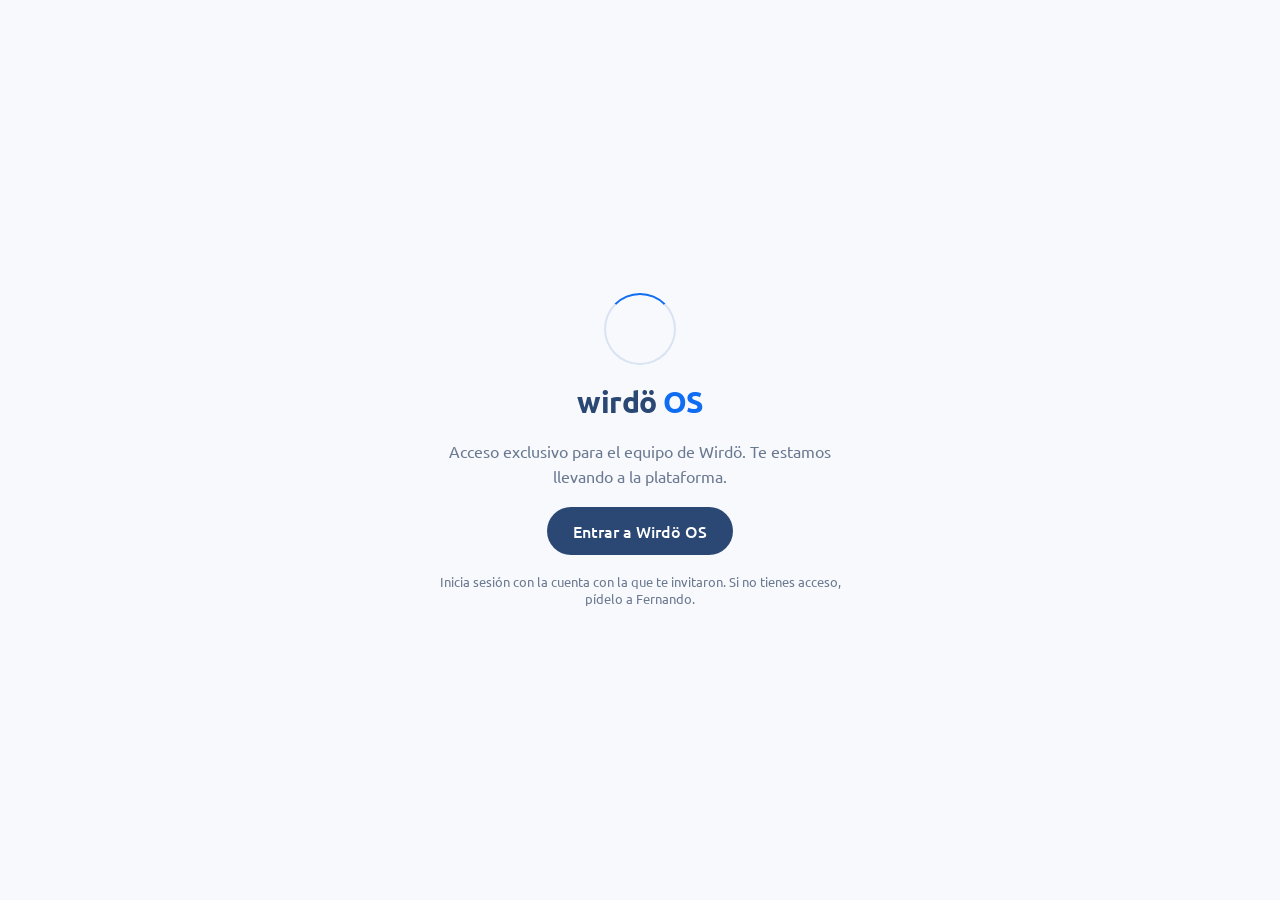
<file: os/index.html>
<!doctype html>
<html lang="es">
<head>
<meta charset="utf-8">
<meta name="viewport" content="width=device-width, initial-scale=1">
<meta name="robots" content="noindex, nofollow">
<title>Wirdö OS · Acceso del equipo</title>
<meta http-equiv="refresh" content="2; url=https://claude.ai/artifact/7dcW9db7xX4kTsumj644sr">
<link rel="preconnect" href="https://fonts.googleapis.com">
<link href="https://fonts.googleapis.com/css2?family=Ubuntu:wght@400;500;700&display=swap" rel="stylesheet">
<style>
  :root{--navy:#2A4873;--blue:#0F6DF3;--teal:#469083;--ink:#14223A;--muted:#6A7890;--bg:#F7F9FC}
  *{box-sizing:border-box}
  html,body{height:100%;margin:0}
  body{background:var(--bg);color:var(--ink);font-family:Ubuntu,"Helvetica Neue",Arial,sans-serif;display:grid;place-items:center;padding:24px}
  main{max-width:420px;width:100%;text-align:center;display:flex;flex-direction:column;align-items:center;gap:18px}
  .ring{width:72px;height:72px;border-radius:50%;border:2px solid #D9E3F2;border-top-color:var(--blue);animation:spin 1.1s linear infinite}
  @keyframes spin{to{transform:rotate(360deg)}}
  @media (prefers-reduced-motion:reduce){.ring{animation:none}}
  .mark{font-weight:700;font-size:30px;letter-spacing:-.02em;color:var(--navy)}
  .mark span{color:var(--blue)}
  p{margin:0;color:var(--muted);line-height:1.55}
  a.btn{display:inline-block;background:var(--navy);color:#fff;text-decoration:none;font-weight:500;padding:13px 26px;border-radius:999px}
  a.btn:hover{background:var(--blue)}
  small{color:var(--muted);font-size:12.5px}
</style>
</head>
<body>
<main>
  <div class="ring" aria-hidden="true"></div>
  <div class="mark">wirdö <span>OS</span></div>
  <p>Acceso exclusivo para el equipo de Wirdö. Te estamos llevando a la plataforma.</p>
  <a class="btn" href="https://claude.ai/artifact/7dcW9db7xX4kTsumj644sr">Entrar a Wirdö OS</a>
  <small>Inicia sesión con la cuenta con la que te invitaron. Si no tienes acceso, pídelo a Fernando.</small>
</main>
<script>setTimeout(function(){location.replace("https://claude.ai/artifact/7dcW9db7xX4kTsumj644sr")},1200);</script>
</body>
</html>
</file>
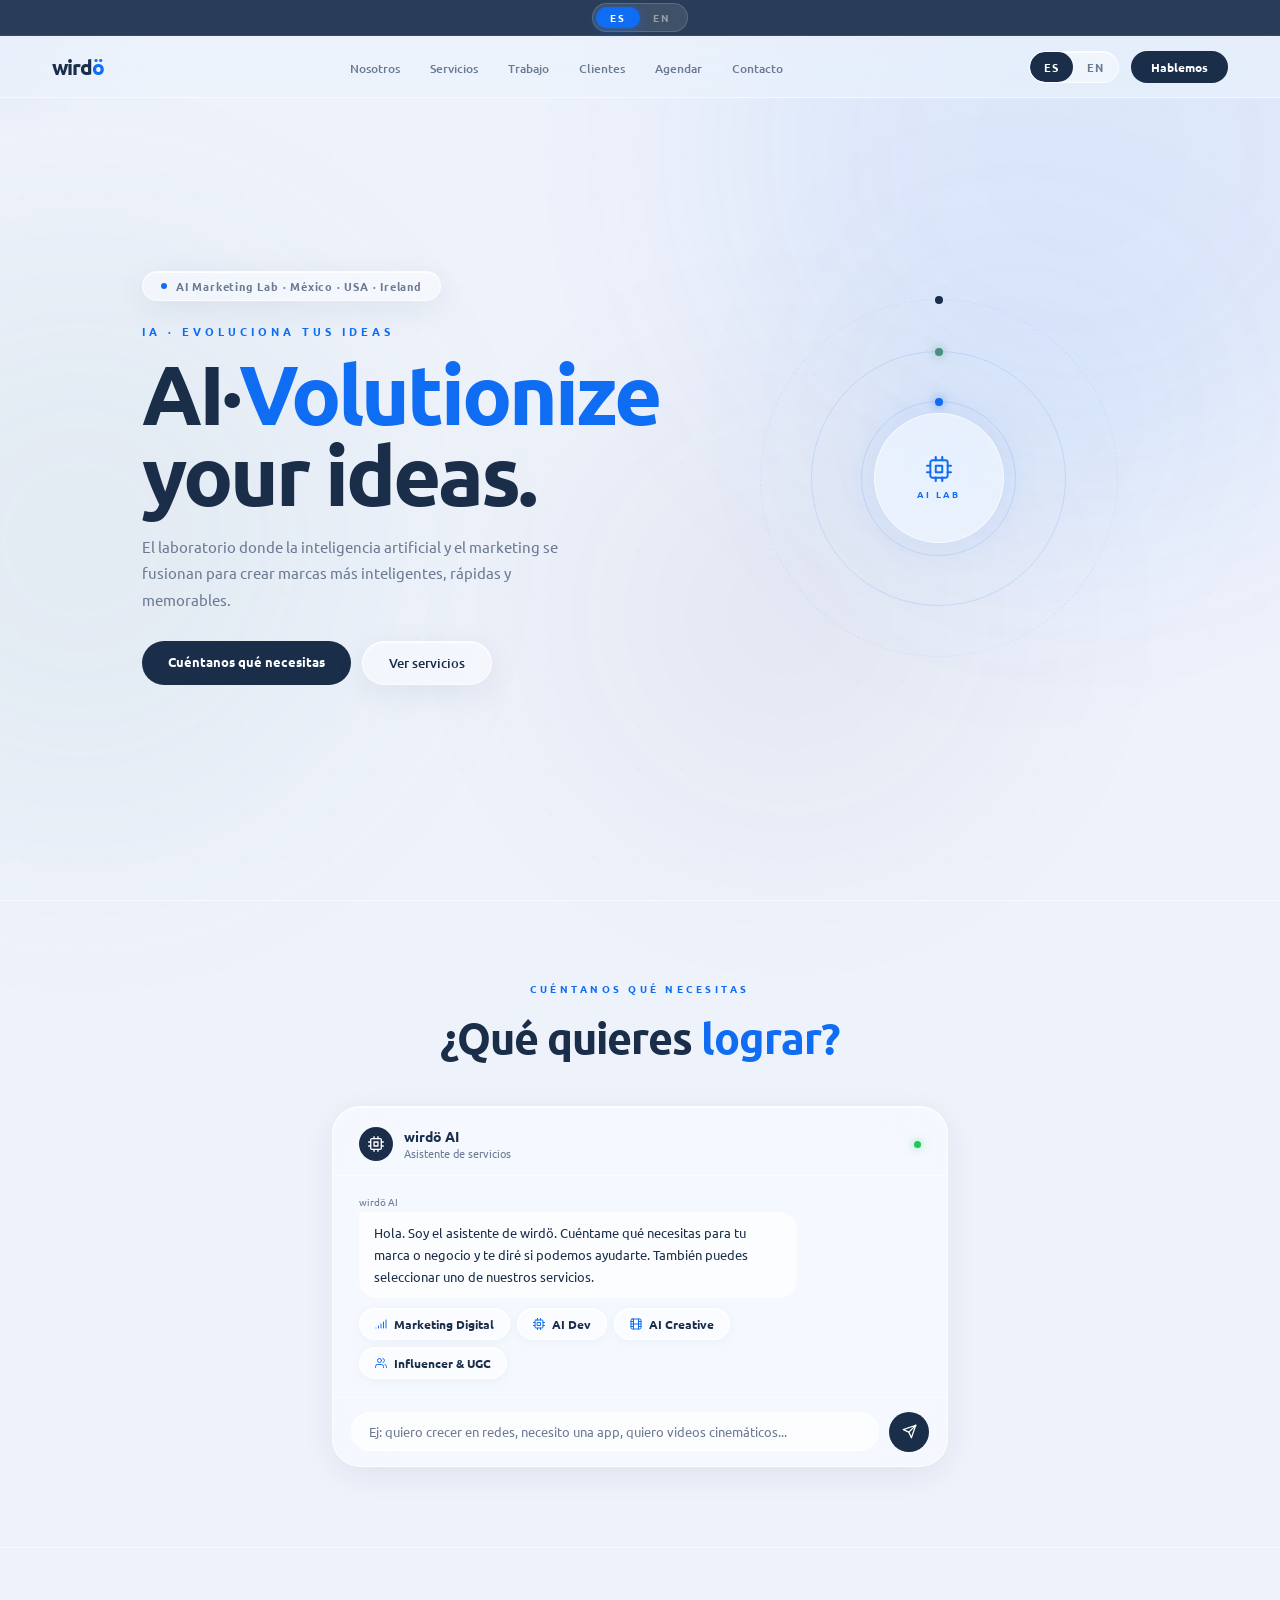
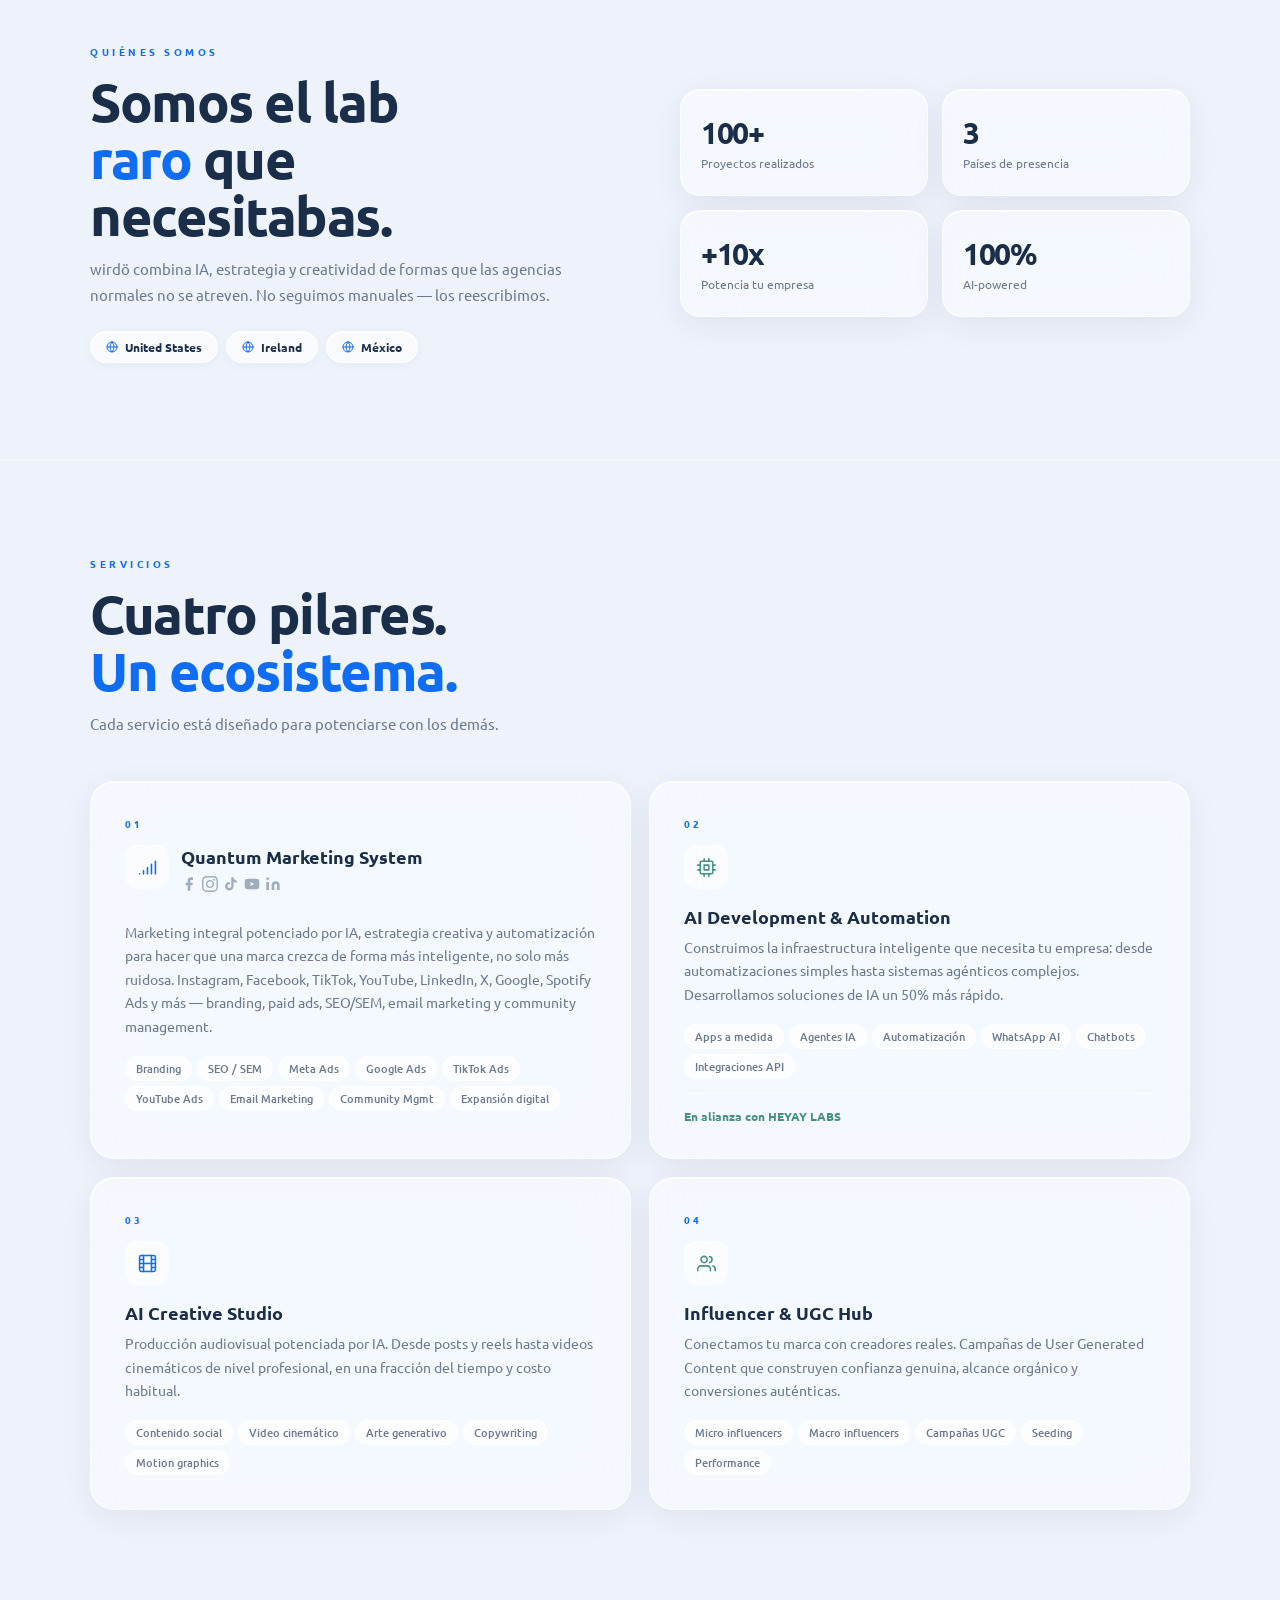
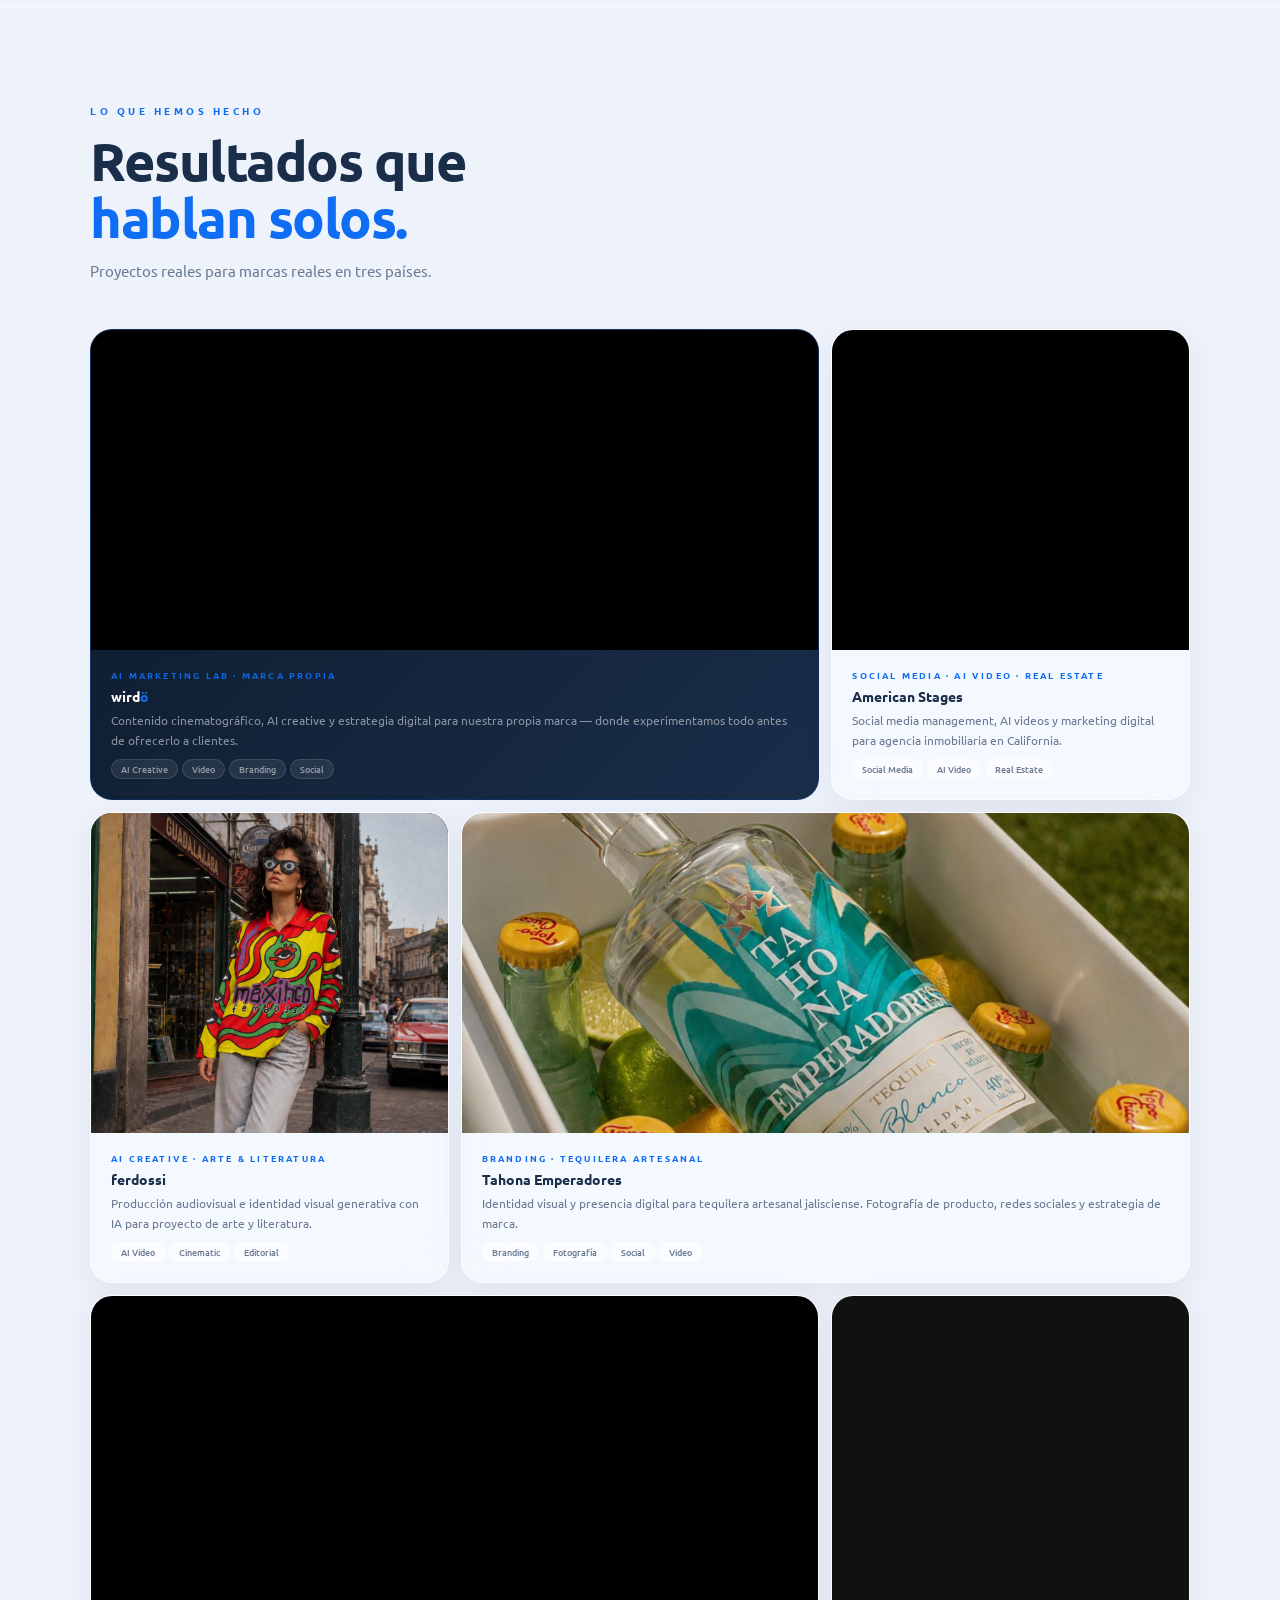
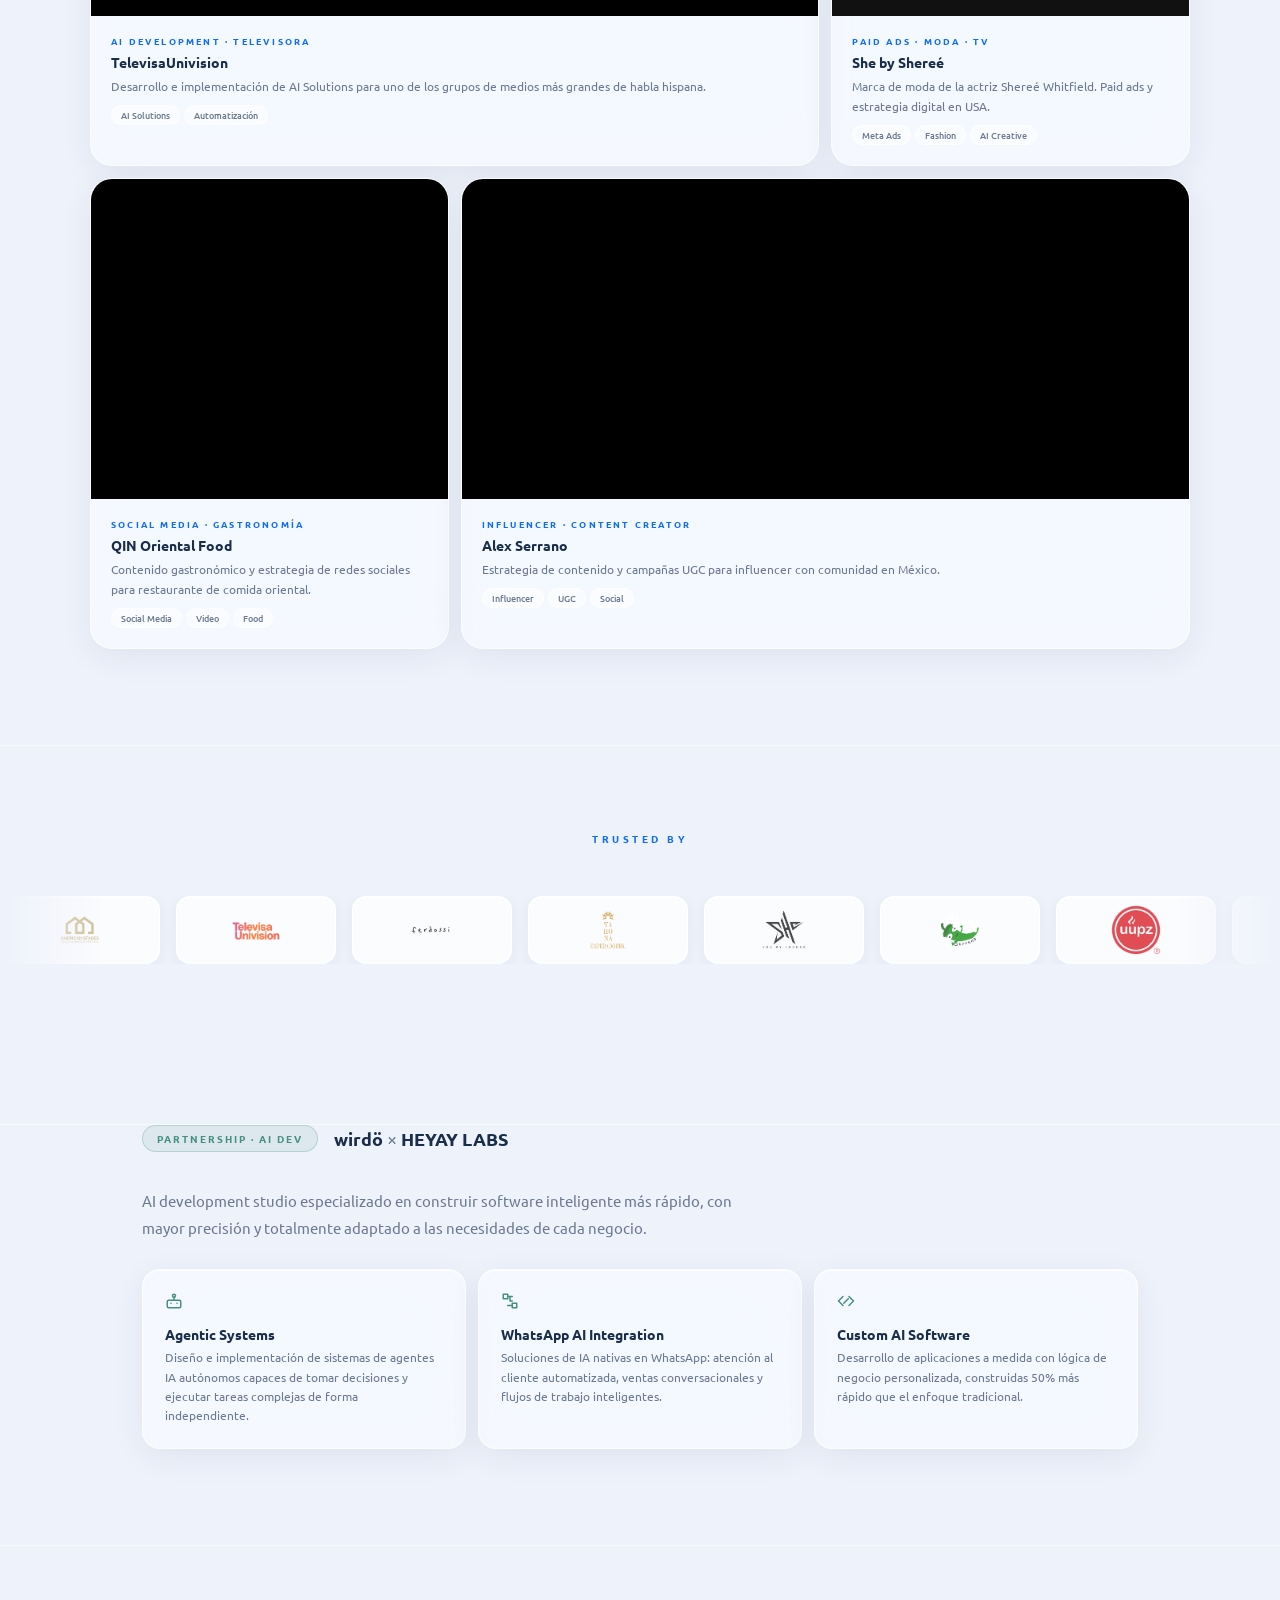
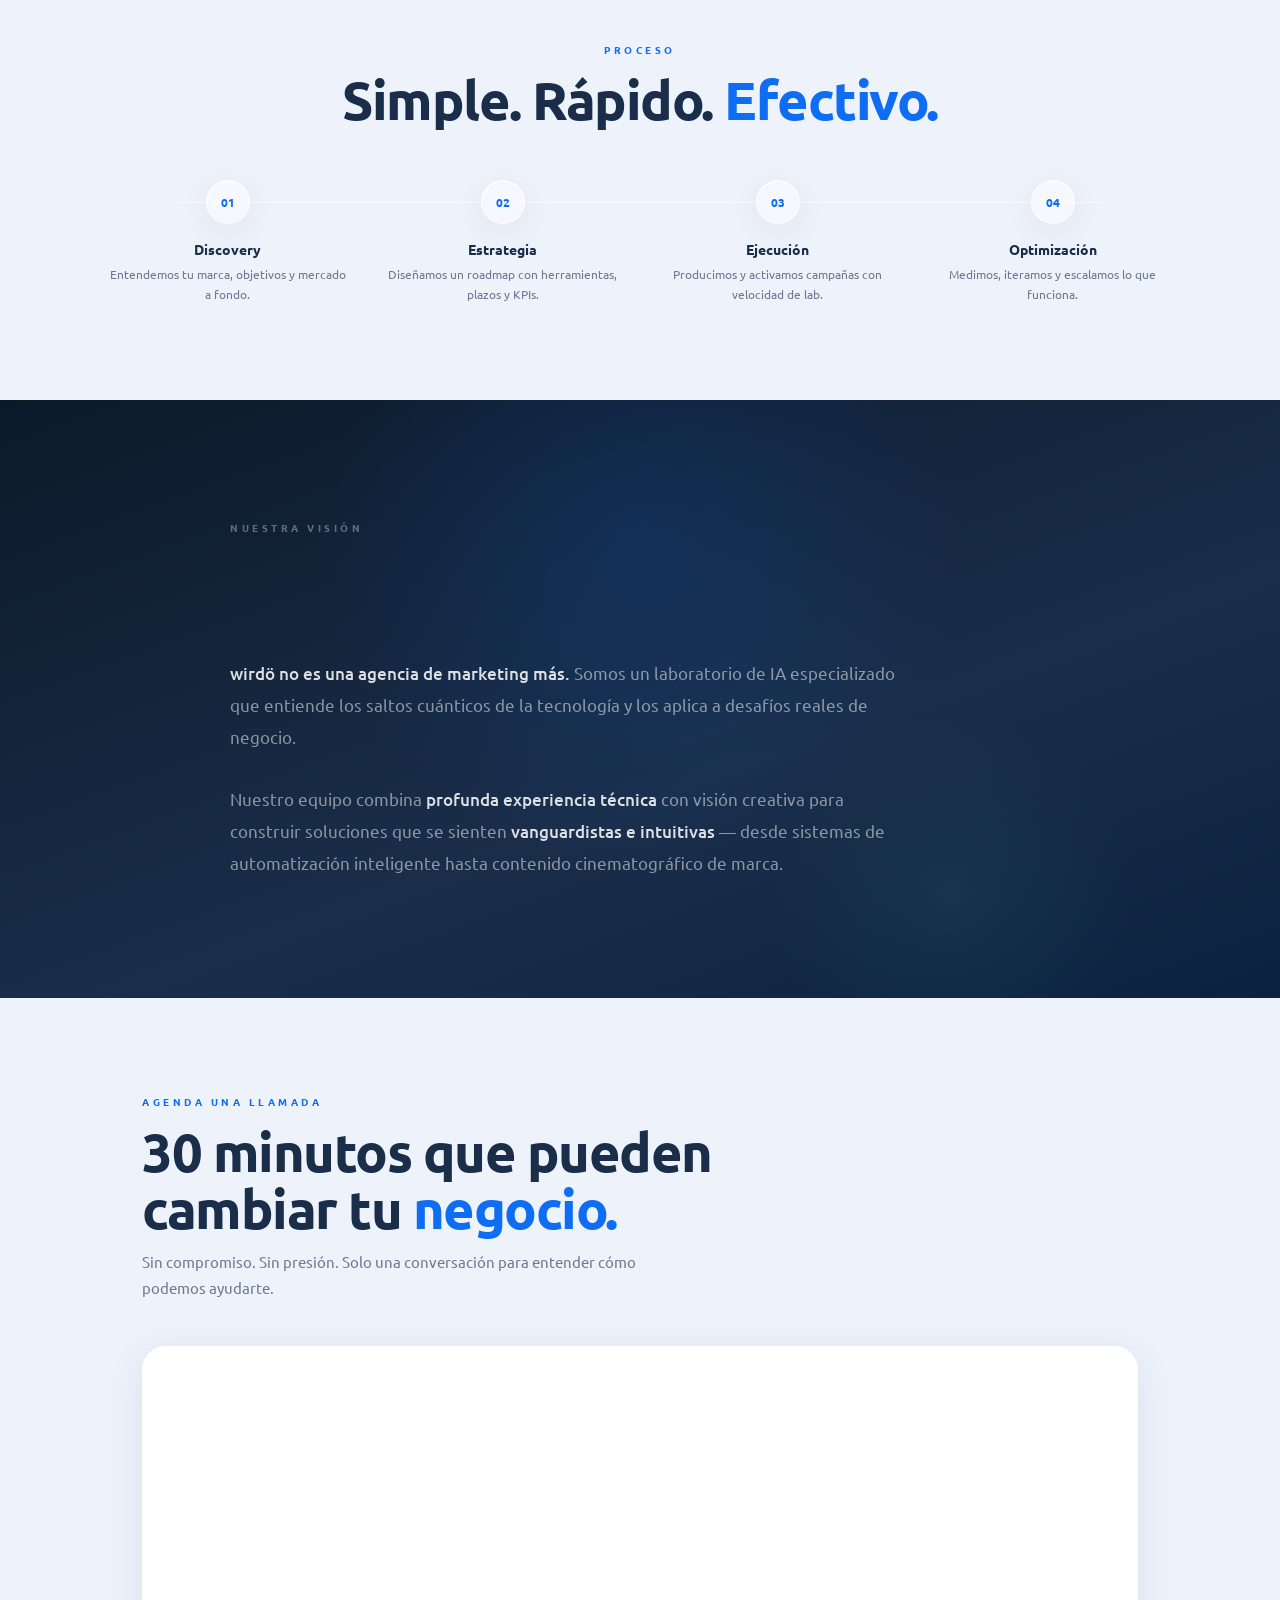
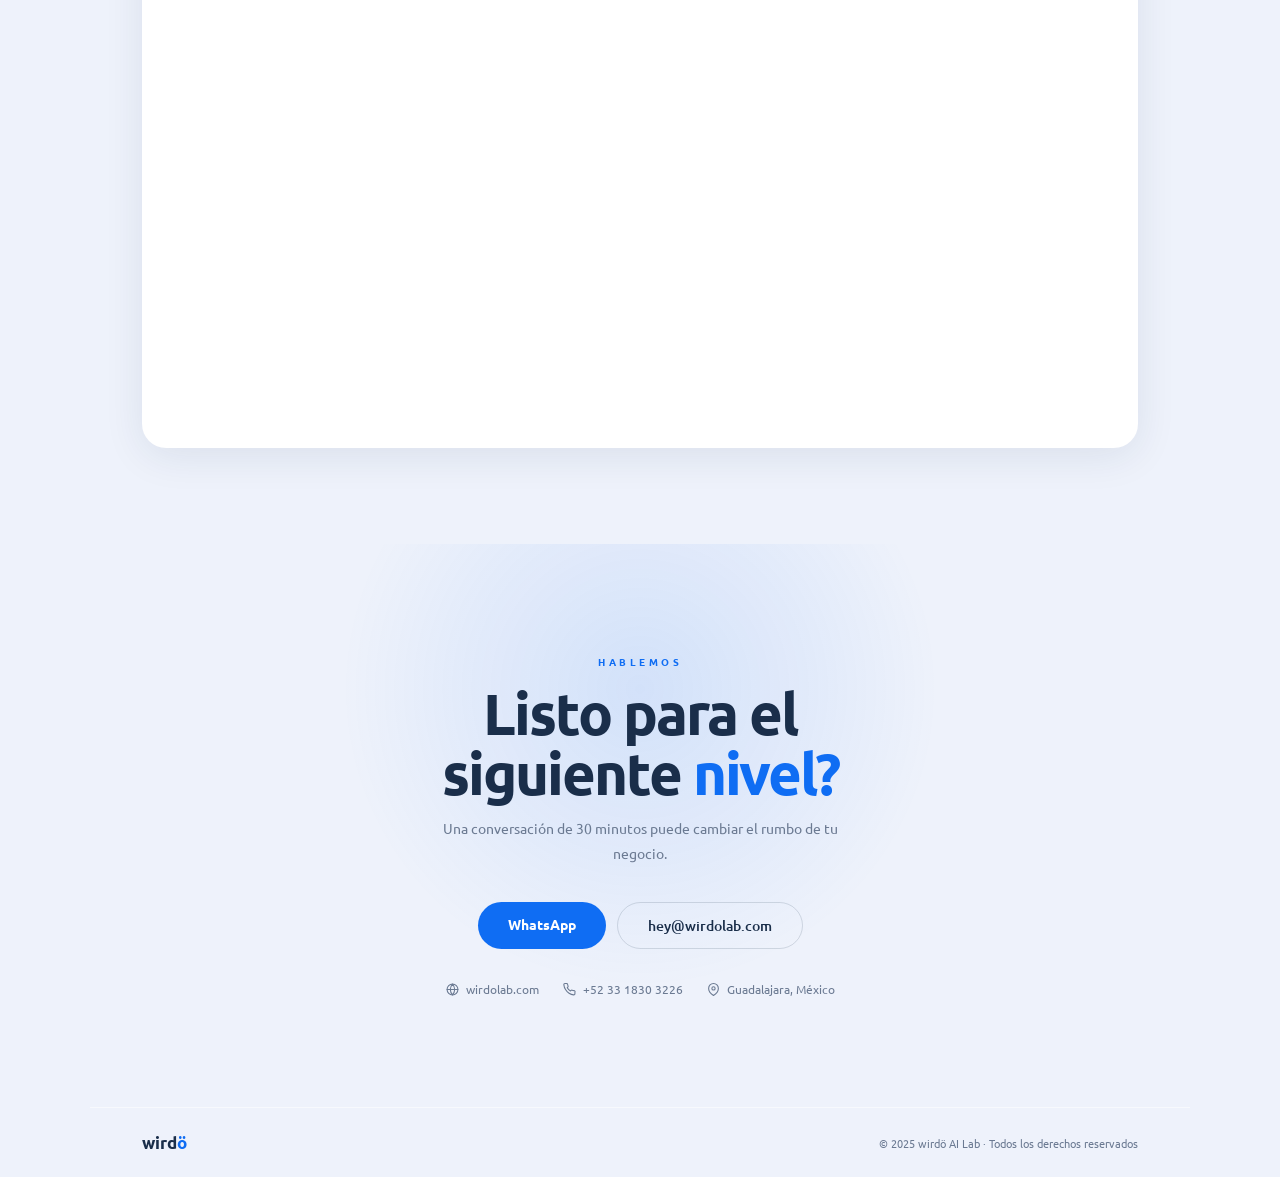
<file: index-updated.html>
<!DOCTYPE html>
<html lang="es" data-lang="es">
<head>
<meta charset="UTF-8">
<meta name="viewport" content="width=device-width, initial-scale=1.0">
<title>wirdö — AI·Volutionize Your Ideas</title>
<link href="https://fonts.googleapis.com/css2?family=Ubuntu:ital,wght@0,300;0,400;0,500;0,700;1,300&display=swap" rel="stylesheet">
<style>
/* ── RESET & ROOT ─────────────────────────── */
*, *::before, *::after { margin:0; padding:0; box-sizing:border-box; }
html { scroll-behavior:smooth; }
:root {
  --navy:#1a2e4a; --blue:#0F6DF3; --teal:#469083;
  --bg:#eef2fb; --gray:#6b7a92; --white:#fff;
  --border:rgba(255,255,255,0.62); --shadow:rgba(26,46,74,0.07);
}
body { font-family:'Ubuntu',sans-serif; background:var(--bg); color:var(--navy); overflow-x:hidden; }
a { text-decoration:none; color:inherit; }
button { font-family:inherit; cursor:pointer; border:none; background:none; }

/* ── BACKGROUND ───────────────────────────── */
body::before {
  content:''; position:fixed; inset:0; z-index:0; pointer-events:none;
  background-image:radial-gradient(circle,rgba(15,109,243,.033) 1px,transparent 1px);
  background-size:44px 44px;
}
.blob { position:fixed; border-radius:50%; filter:blur(130px); pointer-events:none; z-index:0; }
.b1 { width:700px; height:700px; background:#0F6DF3; opacity:.08; top:-200px; right:-150px; animation:fA 38s ease-in-out infinite; }
.b2 { width:560px; height:560px; background:#469083; opacity:.065; bottom:80px; left:-200px; animation:fB 44s ease-in-out infinite; }
.b3 { width:420px; height:420px; background:#1a2e4a; opacity:.05; top:45%; right:22%; animation:fC 32s ease-in-out infinite; }
.b4 { width:320px; height:320px; background:#0F6DF3; opacity:.055; bottom:320px; right:8%; animation:fA 28s ease-in-out infinite reverse; }
@keyframes fA{0%,100%{transform:translate(0,0)}33%{transform:translate(-55px,40px)}66%{transform:translate(38px,-28px)}}
@keyframes fB{0%,100%{transform:translate(0,0)}33%{transform:translate(48px,-46px)}66%{transform:translate(-32px,22px)}}
@keyframes fC{0%,100%{transform:translate(0,0)}50%{transform:translate(65px,38px)}}
#cg { position:fixed; width:280px; height:280px; border-radius:50%; background:radial-gradient(circle,rgba(15,109,243,.065),transparent 70%); pointer-events:none; z-index:1; transform:translate(-50%,-50%); transition:left .1s ease,top .1s ease; }

/* ── GLASS ────────────────────────────────── */
.g { background:rgba(255,255,255,.46); backdrop-filter:blur(28px) saturate(180%); -webkit-backdrop-filter:blur(28px) saturate(180%); border:1px solid var(--border); box-shadow:0 8px 32px var(--shadow),inset 0 1px 0 rgba(255,255,255,.85); }
.gd { background:rgba(26,46,74,.54); backdrop-filter:blur(28px) saturate(160%); -webkit-backdrop-filter:blur(28px) saturate(160%); border:1px solid rgba(255,255,255,.1); box-shadow:0 8px 32px rgba(0,0,0,.2),inset 0 1px 0 rgba(255,255,255,.08); }

/* ── REVEAL ───────────────────────────────── */
.rv { opacity:0; transform:translateY(28px); transition:opacity .72s cubic-bezier(.16,1,.3,1),transform .72s cubic-bezier(.16,1,.3,1); }
.rv.in { opacity:1; transform:translateY(0); }
.d1{transition-delay:.07s}.d2{transition-delay:.14s}.d3{transition-delay:.21s}.d4{transition-delay:.28s}.d5{transition-delay:.35s}

/* ── LAYOUT ───────────────────────────────── */
.wrap { max-width:1100px; margin:0 auto; padding:0 52px; position:relative; z-index:2; }
.sec { padding:96px 0; }
.sec0 { padding:0 0 96px; }
.lbl { font-size:.62rem; font-weight:700; letter-spacing:3.5px; text-transform:uppercase; color:var(--blue); display:block; margin-bottom:14px; }
.hl { font-size:clamp(2.1rem,4.2vw,3.6rem); font-weight:700; line-height:1.06; letter-spacing:-1.5px; }
.hl b { color:var(--blue); font-weight:700; }
.sub { font-size:.92rem; line-height:1.8; color:var(--gray); max-width:500px; margin-top:12px; }
hr.div { border:none; height:1px; background:rgba(255,255,255,.62); position:relative; z-index:2; }

/* ── LANG BAR (top strip) ─────────────────── */
#lang-bar {
  position:fixed; top:0; left:0; right:0; z-index:200; height:36px;
  display:flex; align-items:center; justify-content:center;
  background:rgba(26,46,74,.92); backdrop-filter:blur(18px); -webkit-backdrop-filter:blur(18px);
  border-bottom:1px solid rgba(255,255,255,.08);
}
#lang-toggle {
  display:flex; align-items:center; position:relative;
  border-radius:100px; padding:3px;
  background:rgba(255,255,255,.1); border:1px solid rgba(255,255,255,.15);
  font-size:.65rem; font-weight:700; letter-spacing:1.5px;
}
#lang-toggle .lt-pill {
  position:relative; z-index:1; padding:3px 14px; cursor:pointer;
  border-radius:100px; transition:color .25s; color:rgba(255,255,255,.45);
  user-select:none;
}
#lang-toggle .lt-pill.active { color:#fff; }
#lang-toggle .lt-slider {
  position:absolute; top:3px; bottom:3px; width:calc(50% - 3px);
  background:var(--blue); border-radius:100px;
  transition:left .28s cubic-bezier(.16,1,.3,1);
  box-shadow:0 2px 10px rgba(15,109,243,.45);
}
#lang-toggle[data-lang="es"] .lt-slider { left:3px; }
#lang-toggle[data-lang="en"] .lt-slider { left:calc(50%); }

/* ── LANG TOGGLE ──────────────────────────── */
#lang-btn {
  display:flex; align-items:center; gap:0; border-radius:100px; overflow:hidden;
  border:1px solid rgba(255,255,255,.7); background:rgba(255,255,255,.35);
  backdrop-filter:blur(14px); -webkit-backdrop-filter:blur(14px);
  box-shadow:inset 0 1px 0 rgba(255,255,255,.9);
  font-size:.7rem; font-weight:700; letter-spacing:1px; flex-shrink:0;
}
#lang-btn span {
  padding:7px 14px; cursor:pointer; transition:all .22s; color:var(--gray);
}
#lang-btn span.active { background:var(--navy); color:#fff; border-radius:100px; }
#lang-btn span:hover:not(.active) { color:var(--navy); }

/* ── NAV ──────────────────────────────────── */
nav {
  position:fixed; top:36px; left:0; right:0; z-index:100; height:62px;
  display:flex; align-items:center; justify-content:space-between; padding:0 52px;
  background:rgba(238,242,251,.62); backdrop-filter:blur(32px) saturate(200%);
  -webkit-backdrop-filter:blur(32px) saturate(200%);
  border-bottom:1px solid rgba(255,255,255,.5); transition:box-shadow .35s;
}
nav.up { box-shadow:0 2px 24px rgba(26,46,74,.07); }
.nl { font-size:1.32rem; font-weight:700; letter-spacing:-1px; }
.nl b { color:var(--blue); }
nav ul { list-style:none; display:flex; gap:30px; }
nav ul a { font-size:.76rem; font-weight:500; color:var(--gray); transition:color .2s; }
nav ul a:hover { color:var(--navy); }
.ncta { background:var(--navy); color:#fff; font-size:.76rem; font-weight:700; padding:8px 20px; border-radius:100px; transition:background .2s,transform .15s,box-shadow .2s; }
.ncta:hover { background:var(--blue); transform:translateY(-1px); box-shadow:0 6px 22px rgba(15,109,243,.3); }

/* ── HERO ─────────────────────────────────── */
#hero { min-height:100vh; display:flex; align-items:center; padding:136px 52px 80px; position:relative; z-index:2; max-width:1100px; margin:0 auto; }
.hg { display:grid; grid-template-columns:1fr 1fr; gap:80px; align-items:center; width:100%; }
.hbadge { display:inline-flex; align-items:center; gap:9px; padding:6px 18px; border-radius:100px; margin-bottom:22px; font-size:.67rem; font-weight:600; letter-spacing:.8px; color:var(--gray); }
.bdot { width:6px; height:6px; border-radius:50%; background:var(--blue); animation:pulse 2.5s ease-in-out infinite; flex-shrink:0; }
@keyframes pulse{0%,100%{opacity:1;transform:scale(1)}50%{opacity:.3;transform:scale(1.6)}}
.hsl { font-size:.67rem; font-weight:700; letter-spacing:4px; text-transform:uppercase; color:var(--blue); margin-bottom:14px; }
.htitle { font-size:clamp(3rem,6.5vw,5.8rem); font-weight:700; line-height:.98; letter-spacing:-3px; margin-bottom:18px; }
.htitle b { color:var(--blue); }
.hsub { font-size:.92rem; line-height:1.8; color:var(--gray); max-width:420px; margin-bottom:28px; }
.hbtns { display:flex; gap:11px; flex-wrap:wrap; }
.bs { background:var(--navy); color:#fff; padding:12px 26px; border-radius:100px; font-size:.8rem; font-weight:700; transition:background .2s,transform .15s,box-shadow .2s; }
.bs:hover { background:var(--blue); transform:translateY(-2px); box-shadow:0 8px 26px rgba(15,109,243,.3); }
.bg2 { padding:12px 26px; border-radius:100px; font-size:.8rem; font-weight:500; color:var(--navy); transition:all .25s; }
.bg2:hover { transform:translateY(-2px); box-shadow:0 8px 22px rgba(15,109,243,.1); }

/* hero orbits */
.hv { position:relative; display:flex; align-items:center; justify-content:center; height:420px; }
.orb { position:absolute; border-radius:50%; border:1px solid rgba(15,109,243,.13); }
.o1{width:155px;height:155px;animation:sp 16s linear infinite}
.o2{width:255px;height:255px;animation:sp 26s linear infinite reverse}
.o3{width:358px;height:358px;animation:sp 38s linear infinite;border-style:dashed;border-color:rgba(15,109,243,.07)}
@keyframes sp{from{transform:rotate(0)}to{transform:rotate(360deg)}}
.orb::after{content:'';position:absolute;width:8px;height:8px;border-radius:50%;background:var(--blue);top:-4px;left:50%;transform:translateX(-50%);box-shadow:0 0 10px rgba(15,109,243,.6)}
.o2::after{background:var(--teal);box-shadow:0 0 10px rgba(70,144,131,.6)}
.o3::after{background:var(--navy);box-shadow:none}
.oc { width:130px;height:130px;border-radius:50%;display:flex;flex-direction:column;align-items:center;justify-content:center;gap:5px;font-size:.58rem;font-weight:700;letter-spacing:2.5px;text-transform:uppercase;color:var(--blue);z-index:2;box-shadow:0 0 40px rgba(15,109,243,.1); }

/* ── CHAT ─────────────────────────────────── */
#chat-s { padding:0 0 96px; position:relative; z-index:2; }
.chat-w { max-width:720px; margin:0 auto; padding:0 52px; }
.chat-box { border-radius:28px; overflow:hidden; }
.chat-hd { padding:20px 26px 14px; border-bottom:1px solid rgba(255,255,255,.5); display:flex; align-items:center; gap:11px; }
.cavatar { width:34px;height:34px;border-radius:50%;background:var(--navy);display:flex;align-items:center;justify-content:center;flex-shrink:0; }
.chi h3 { font-size:.86rem; font-weight:700; }
.chi p { font-size:.7rem; color:var(--gray); }
.odot { width:7px;height:7px;border-radius:50%;background:#22c55e;margin-left:auto;box-shadow:0 0 8px rgba(34,197,94,.6);animation:pulse 2s ease-in-out infinite; }
.cmsg { padding:18px 26px; min-height:180px; display:flex; flex-direction:column; gap:14px; }
.msg { display:flex; flex-direction:column; max-width:78%; animation:min .33s cubic-bezier(.16,1,.3,1); }
@keyframes min{from{opacity:0;transform:translateY(8px)}to{opacity:1;transform:translateY(0)}}
.msg.bot { align-self:flex-start; }
.msg.usr { align-self:flex-end; }
.mb { padding:10px 15px; border-radius:18px; font-size:.83rem; line-height:1.65; }
.msg.bot .mb { background:rgba(255,255,255,.72); color:var(--navy); border-radius:4px 18px 18px 18px; }
.msg.usr .mb { background:var(--navy); color:#fff; border-radius:18px 4px 18px 18px; }
.ml { font-size:.63rem; color:var(--gray); margin-bottom:3px; }
.msg.usr .ml { text-align:right; }
.tdots { display:flex; gap:4px; padding:13px 16px; }
.tdots span { width:6px;height:6px;border-radius:50%;background:var(--gray);animation:bo .9s ease-in-out infinite; }
.tdots span:nth-child(2){animation-delay:.15s}.tdots span:nth-child(3){animation-delay:.3s}
@keyframes bo{0%,60%,100%{transform:translateY(0)}30%{transform:translateY(-6px)}}
.cpills { display:flex; flex-wrap:wrap; gap:7px; margin-top:11px; }
.cp { display:inline-flex;align-items:center;gap:7px;padding:7px 15px;border-radius:100px;font-size:.73rem;font-weight:600;color:var(--navy);background:rgba(255,255,255,.6);border:1px solid rgba(255,255,255,.8);box-shadow:0 2px 12px rgba(26,46,74,.04),inset 0 1px 0 rgba(255,255,255,.9);transition:all .25s;white-space:nowrap;cursor:pointer; }
.cp:hover { background:rgba(255,255,255,.88);transform:translateY(-2px);box-shadow:0 6px 18px rgba(15,109,243,.12),inset 0 1px 0 rgba(255,255,255,1); }
.cp svg { width:12px;height:12px;stroke:var(--blue);fill:none;stroke-linecap:round;stroke-linejoin:round;stroke-width:2; }
.cin-r { padding:14px 18px; border-top:1px solid rgba(255,255,255,.5); display:flex; gap:10px; align-items:center; }
.cin { flex:1;background:rgba(255,255,255,.5);border:1px solid rgba(255,255,255,.7);border-radius:100px;padding:10px 17px;font-size:.83rem;font-family:inherit;color:var(--navy);outline:none;transition:all .25s;backdrop-filter:blur(10px); }
.cin::placeholder { color:var(--gray); }
.cin:focus { background:rgba(255,255,255,.78);border-color:rgba(15,109,243,.4);box-shadow:0 0 0 3px rgba(15,109,243,.07); }
.csend { width:40px;height:40px;border-radius:50%;background:var(--navy);display:flex;align-items:center;justify-content:center;flex-shrink:0;transition:background .2s,transform .15s,box-shadow .2s; }
.csend:hover { background:var(--blue);transform:translateY(-1px);box-shadow:0 5px 18px rgba(15,109,243,.3); }
.csend svg { width:15px;height:15px;stroke:#fff;fill:none;stroke-linecap:round;stroke-linejoin:round;stroke-width:2; }

/* ── SERVICES ─────────────────────────────── */
.sg { display:grid; grid-template-columns:1fr 1fr; gap:18px; margin-top:44px; }
.sc { border-radius:24px; padding:34px; position:relative; overflow:hidden; transition:transform .3s cubic-bezier(.16,1,.3,1),box-shadow .3s; }
.sc::before { content:''; position:absolute; top:0; left:0; right:0; height:1px; background:linear-gradient(90deg,transparent,rgba(15,109,243,.4),transparent); opacity:0; transition:opacity .3s; }
.sc:hover { transform:translateY(-4px); }
.sc:hover::before { opacity:1; }
.sc-num { font-size:.6rem; font-weight:700; letter-spacing:3px; text-transform:uppercase; color:var(--blue); margin-bottom:14px; }
.sc-ic { width:44px;height:44px;border-radius:13px;background:rgba(255,255,255,.6);display:flex;align-items:center;justify-content:center;margin-bottom:16px;box-shadow:inset 0 1px 0 rgba(255,255,255,.9);flex-shrink:0; }
.sc-ic svg { width:19px;height:19px;stroke:var(--blue);fill:none;stroke-linecap:round;stroke-linejoin:round;stroke-width:1.9; }
.sc.tc .sc-ic svg { stroke:var(--teal); }
.sc-th { display:flex; align-items:center; gap:10px; margin-bottom:8px; flex-wrap:wrap; }
.sc-th h3 { font-size:1.1rem; font-weight:700; }
.sicons { display:flex; gap:5px; align-items:center; }
.sicons svg { width:16px;height:16px;fill:var(--gray);opacity:.6;transition:opacity .2s; }
.sc:hover .sicons svg { opacity:.9; }
.sc p { font-size:.845rem; line-height:1.73; color:var(--gray); margin-bottom:18px; }
.stags { display:flex; flex-wrap:wrap; gap:5px; }
.stag { font-size:.67rem;font-weight:500;color:var(--gray);background:rgba(255,255,255,.55);border:1px solid rgba(255,255,255,.7);border-radius:100px;padding:3px 10px;backdrop-filter:blur(8px); }
.sc-pt { margin-top:14px; padding-top:14px; border-top:1px solid rgba(255,255,255,.5); font-size:.73rem; color:var(--teal); font-weight:600; }

/* ── PORTFOLIO ────────────────────────────── */
.pg { display:grid; grid-template-columns:repeat(3,1fr); gap:12px; margin-top:44px; }
/* Wide card spans 2 cols */
.pc-wide { grid-column:span 2; }
/* Reel card — portrait aspect */
.pc-reel { grid-column:span 1; }
.pc { border-radius:22px; overflow:hidden; transition:transform .3s cubic-bezier(.16,1,.3,1),box-shadow .3s; position:relative; }
.pc:hover { transform:translateY(-5px); box-shadow:0 20px 48px rgba(15,109,243,.13); }
/* Media area — all same height for puzzle alignment */
.pv { width:100%; height:320px; display:flex; align-items:center; justify-content:center; position:relative; overflow:hidden; background:#0f1a2e; }
.pv-land { height:320px; }
.pv-reel { height:320px; }
.pv img { width:100%; height:100%; object-fit:cover; display:block; transition:transform .5s cubic-bezier(.16,1,.3,1); }
.pc:hover .pv img { transform:scale(1.04); }
.pv video { width:100%; height:100%; object-fit:cover; display:block; }
/* Gallery strip (multiple images) */
.pv-gallery { display:flex; gap:3px; height:200px; }
.pv-gallery img { flex:1; object-fit:cover; min-width:0; transition:flex .4s; }
.pv-gallery img:hover { flex:2; }
/* Placeholder */
.puh { font-size:.62rem;font-weight:600;letter-spacing:1.5px;text-transform:uppercase;color:rgba(255,255,255,.35);display:flex;flex-direction:column;align-items:center;gap:8px;position:absolute; }
.puh svg { width:22px;height:22px;stroke:rgba(255,255,255,.28);fill:none;stroke-linecap:round;stroke-linejoin:round;stroke-width:1.6; }
/* Play overlay */
.pplay { position:absolute;inset:0;display:flex;align-items:center;justify-content:center;background:rgba(0,0,0,.18);opacity:0;transition:opacity .25s; }
.pplay svg { width:44px;height:44px;stroke:#fff;fill:rgba(255,255,255,.15);stroke-width:1.5; }
.pc:hover .pplay { opacity:1; }
.pb2 { padding:18px 20px 20px; }
.pcat { font-size:.59rem;font-weight:700;letter-spacing:2.2px;text-transform:uppercase;color:var(--blue);margin-bottom:5px; }
.pc h4 { font-size:.9rem; font-weight:700; margin-bottom:5px; }
.pc p { font-size:.76rem; color:var(--gray); line-height:1.65; }
.ptags { display:flex;gap:4px;flex-wrap:wrap;margin-top:9px; }
.ptag { font-size:.59rem;font-weight:500;color:var(--gray);background:rgba(255,255,255,.5);border:1px solid rgba(255,255,255,.7);border-radius:100px;padding:2px 9px; }
/* Gradient bg colors */
.g1{background:linear-gradient(135deg,#0F6DF3,#1a2e4a)}
.g2{background:linear-gradient(135deg,#469083,#0F6DF3)}
.g3{background:linear-gradient(135deg,#1a2e4a,#469083)}
.g4{background:linear-gradient(135deg,#7c3aed,#0F6DF3)}
.g5{background:linear-gradient(135deg,#0F6DF3,#469083)}
.g6{background:linear-gradient(135deg,#1a2e4a,#7c3aed)}
/* wirdö own brand card */
.pc-wirdo { background:linear-gradient(135deg,#0c1929,#1a2e4a); border:1px solid rgba(15,109,243,.2); }
.pc-wirdo .pb2 { background:transparent; }
.pc-wirdo h4 { color:#fff; }
.pc-wirdo .pcat { color:rgba(15,109,243,.9); }
.pc-wirdo p { color:rgba(255,255,255,.5); }
.pc-wirdo .ptag { background:rgba(255,255,255,.08); border-color:rgba(255,255,255,.12); color:rgba(255,255,255,.5); }

/* ── TRUSTED BY CAROUSEL ──────────────────── */
#trusted { padding:80px 0; position:relative; z-index:2; overflow:hidden; }
.tb-lbl { text-align:center; margin-bottom:36px; }
.carousel-outer { overflow:hidden; mask-image:linear-gradient(to right,transparent 0%,black 8%,black 92%,transparent 100%); -webkit-mask-image:linear-gradient(to right,transparent 0%,black 8%,black 92%,transparent 100%); }
.carousel-track { display:flex; gap:16px; width:max-content; animation:scroll 32s linear infinite; }
.carousel-track:hover { animation-play-state:paused; }
@keyframes scroll { from{transform:translateX(0)} to{transform:translateX(-50%)} }
.clogo {
  flex-shrink:0; min-width:160px; height:68px;
  background:rgba(255,255,255,.72); backdrop-filter:blur(22px) saturate(180%); -webkit-backdrop-filter:blur(22px) saturate(180%);
  border:1px solid rgba(255,255,255,.8); border-radius:14px;
  display:flex; align-items:center; justify-content:center;
  padding:0 22px; box-shadow:0 4px 16px rgba(26,46,74,.06),inset 0 1px 0 rgba(255,255,255,.95);
  transition:transform .25s,box-shadow .25s,border-color .25s;
  cursor:pointer; text-decoration:none;
}
.clogo:hover { transform:translateY(-3px); box-shadow:0 10px 28px rgba(15,109,243,.14),inset 0 1px 0 rgba(255,255,255,1); border-color:rgba(15,109,243,.25); }
.clogo img { max-height:54px; max-width:150px; object-fit:contain; mix-blend-mode:multiply; opacity:.72; transition:opacity .25s; }
.clogo:hover img { opacity:1; }
.clogo-text { font-size:.78rem; font-weight:700; color:var(--gray); letter-spacing:.3px; white-space:nowrap; transition:color .25s; }
.clogo:hover .clogo-text { color:var(--navy); }

/* ── HEYAY LABS INLINE ────────────────────── */
#heyay { position:relative; z-index:2; }
.hay-wrap { max-width:1100px; margin:0 auto; padding:0 52px 96px; }
.hay-header { display:flex; align-items:center; gap:16px; margin-bottom:36px; flex-wrap:wrap; }
.hay-badge { display:inline-flex; align-items:center; gap:6px; background:rgba(70,144,131,.1); border:1px solid rgba(70,144,131,.25); border-radius:100px; padding:5px 14px; font-size:.62rem; font-weight:700; letter-spacing:2px; text-transform:uppercase; color:var(--teal); }
.hay-title { font-size:1.1rem; font-weight:700; }
.hay-grid { display:grid; grid-template-columns:repeat(3,1fr); gap:12px; }
.hay-card { border-radius:18px; padding:22px; transition:transform .25s,box-shadow .25s; }
.hay-card:hover { transform:translateY(-3px); }
.hay-card svg { width:18px;height:18px;stroke:var(--teal);fill:none;stroke-linecap:round;stroke-linejoin:round;stroke-width:2;margin-bottom:12px; }
.hay-card h4 { font-size:.85rem; font-weight:700; margin-bottom:5px; }
.hay-card p { font-size:.76rem; color:var(--gray); line-height:1.6; }

/* ── PROCESS ──────────────────────────────── */
.pr { display:grid; grid-template-columns:repeat(4,1fr); position:relative; margin-top:52px; }
.pr::before { content:''; position:absolute; top:22px; left:8%; right:8%; height:1px; background:rgba(255,255,255,.7); z-index:0; }
.ps { padding:0 18px; text-align:center; }
.psn { width:44px;height:44px;border-radius:50%;margin:0 auto 16px;display:flex;align-items:center;justify-content:center;font-size:.76rem;font-weight:700;color:var(--blue);position:relative;z-index:1; }
.ps h4 { font-size:.88rem; font-weight:700; margin-bottom:6px; }
.ps p { font-size:.76rem; color:var(--gray); line-height:1.65; }

/* ── MANIFESTO ────────────────────────────── */
#manifesto {
  position:relative; z-index:2; overflow:hidden;
  background:linear-gradient(160deg,#0c1929 0%,#1a2e4a 60%,#0a2240 100%);
  padding:120px 52px;
}
.mf-glow { position:absolute; border-radius:50%; pointer-events:none; }
.mf-glow1 { width:700px; height:700px; background:radial-gradient(circle,rgba(15,109,243,.15),transparent 65%); top:-200px; left:50%; transform:translateX(-50%); }
.mf-glow2 { width:400px; height:400px; background:radial-gradient(circle,rgba(70,144,131,.1),transparent 65%); bottom:-100px; right:10%; }
.mf-inner { max-width:820px; margin:0 auto; position:relative; z-index:1; }
.mf-label { font-size:.6rem; font-weight:700; letter-spacing:3.5px; text-transform:uppercase; color:rgba(255,255,255,.35); display:block; margin-bottom:20px; }
.mf-title {
  font-size:clamp(2.6rem,5.5vw,5rem); font-weight:700; letter-spacing:-2.5px; line-height:1;
  color:#fff; margin-bottom:32px;
  background:linear-gradient(135deg,#fff 0%,rgba(255,255,255,.7) 100%);
  -webkit-background-clip:text; -webkit-text-fill-color:transparent; background-clip:text;
}
.mf-title b { background:linear-gradient(135deg,var(--blue),#69a3ff); -webkit-background-clip:text; background-clip:text; }
.mf-body { font-size:1.05rem; line-height:1.85; color:rgba(255,255,255,.5); max-width:680px; }
.mf-body strong { color:rgba(255,255,255,.85); font-weight:500; }
/* floating word animation */
.mf-title span { display:inline-block; opacity:0; transform:translateY(20px); }
.mf-title.animated span { animation:wd .6s cubic-bezier(.16,1,.3,1) forwards; }
@keyframes wd{to{opacity:1;transform:translateY(0)}}

/* ── CALENDLY ─────────────────────────────── */
#book { position:relative; z-index:2; }
.book-wrap { max-width:1100px; margin:0 auto; padding:96px 52px; }
.cal-container { border-radius:24px; margin-top:44px; background:#fff; border:1px solid rgba(255,255,255,.7); box-shadow:0 8px 40px rgba(26,46,74,.09); overflow:hidden; }
.cal-container .calendly-inline-widget { min-width:100%; height:700px; display:block; }

/* ── CTA ──────────────────────────────────── */
#cta { position:relative; z-index:2; }
.cta-bg { padding:110px 52px; text-align:center; position:relative; overflow:hidden; background:transparent; }
.cta-glow { position:absolute; top:-180px; left:50%; transform:translateX(-50%); width:650px; height:650px; border-radius:50%; background:radial-gradient(circle,rgba(15,109,243,.12),transparent 65%); pointer-events:none; }
.cta-in { max-width:600px; margin:0 auto; position:relative; z-index:1; }
.cta-in .lbl { color:var(--blue); }
.cta-t { font-size:clamp(2.2rem,4.5vw,3.8rem); font-weight:700; letter-spacing:-2px; line-height:1.05; }
.cta-t b { color:var(--blue); }
.ctasub { font-size:.88rem; line-height:1.8; color:var(--gray); max-width:420px; margin:12px auto 0; }
.cta-btns { display:flex; gap:11px; justify-content:center; margin-top:36px; flex-wrap:wrap; }
.bbi { background:var(--blue);color:#fff;padding:13px 30px;border-radius:100px;font-size:.86rem;font-weight:700;transition:all .2s; }
.bbi:hover { background:#0a5fd4;transform:translateY(-2px);box-shadow:0 10px 30px rgba(15,109,243,.38); }
.bgo { padding:13px 30px;border-radius:100px;font-size:.86rem;font-weight:500;color:var(--navy);border:1px solid rgba(26,46,74,.15);transition:all .2s; }
.bgo:hover { border-color:var(--blue);color:var(--blue); }
.ctacs { display:flex;gap:24px;justify-content:center;margin-top:32px;flex-wrap:wrap; }
.ctaci { display:flex;align-items:center;gap:7px;font-size:.77rem;color:var(--gray);transition:color .2s; }
.ctaci:hover { color:var(--navy); }
.ctaci svg { width:13px;height:13px;stroke:currentColor;fill:none;stroke-linecap:round;stroke-linejoin:round;stroke-width:2; }

/* ── FOOTER ───────────────────────────────── */
footer { max-width:1100px;margin:0 auto;padding:24px 52px;display:flex;align-items:center;justify-content:space-between;position:relative;z-index:2;border-top:1px solid rgba(255,255,255,.55); }
.fl { font-size:1.05rem;font-weight:700; }
.fl b { color:var(--blue); }
footer p { font-size:.7rem;color:var(--gray); }

/* ── RESPONSIVE ───────────────────────────── */
@media(max-width:1024px){ .hay-grid{grid-template-columns:repeat(2,1fr)} }
@media(max-width:860px){
  nav{padding:0 18px} nav ul{display:none}
  .wrap,.chat-w,.hay-wrap,.book-wrap{padding-left:20px;padding-right:20px}
  #hero{padding:136px 20px 60px}
  .hg{grid-template-columns:1fr;gap:40px}
  .hv{height:260px}
  .o3{width:240px;height:240px}.o2{width:175px;height:175px}.o1{width:115px;height:115px}
  .sg{grid-template-columns:1fr}
  .pg{grid-template-columns:1fr 1fr}
  .pc-wide{grid-column:span 2}
  .pv,.pv-land,.pv-reel{height:220px}
  .pr{grid-template-columns:1fr 1fr;gap:32px}
  .pr::before{display:none}
  .hay-grid{grid-template-columns:1fr}
  #manifesto{padding:80px 20px}
  #cta .cta-bg{padding:72px 20px}
  .book-wrap{padding-top:72px;padding-bottom:72px}
  footer{padding:20px;flex-direction:column;gap:8px;text-align:center}
  #lang-btn{display:none}
  nav{top:36px}
}
</style>
</head>
<body>

<!-- SVG ICONS -->
<svg style="display:none" xmlns="http://www.w3.org/2000/svg">
  <symbol id="i-signal" viewBox="0 0 24 24"><path d="M2 20h.01M7 20v-4M12 20v-8M17 20V8M22 4v16" stroke-linecap="round" stroke-linejoin="round" stroke-width="2"/></symbol>
  <symbol id="i-cpu" viewBox="0 0 24 24"><rect x="4" y="4" width="16" height="16" rx="2"/><rect x="9" y="9" width="6" height="6"/><path d="M9 1v3M15 1v3M9 20v3M15 20v3M20 9h3M20 15h3M1 9h3M1 15h3" stroke-linecap="round" stroke-width="2"/></symbol>
  <symbol id="i-film" viewBox="0 0 24 24"><rect x="2" y="2" width="20" height="20" rx="2.18"/><path d="M7 2v20M17 2v20M2 12h20M2 7h5M2 17h5M17 17h5M17 7h5" stroke-linecap="round" stroke-width="2"/></symbol>
  <symbol id="i-users" viewBox="0 0 24 24"><path d="M17 21v-2a4 4 0 0 0-4-4H5a4 4 0 0 0-4 4v2"/><circle cx="9" cy="7" r="4"/><path d="M23 21v-2a4 4 0 0 0-3-3.87M16 3.13a4 4 0 0 1 0 7.75" stroke-linecap="round" stroke-width="2"/></symbol>
  <symbol id="i-send" viewBox="0 0 24 24"><line x1="22" y1="2" x2="11" y2="13" stroke-width="2"/><polygon points="22 2 15 22 11 13 2 9 22 2" stroke-width="2"/></symbol>
  <symbol id="i-globe" viewBox="0 0 24 24"><circle cx="12" cy="12" r="10" stroke-width="2"/><line x1="2" y1="12" x2="22" y2="12" stroke-width="2"/><path d="M12 2a15.3 15.3 0 0 1 4 10 15.3 15.3 0 0 1-4 10 15.3 15.3 0 0 1-4-10 15.3 15.3 0 0 1 4-10z" stroke-width="2"/></symbol>
  <symbol id="i-zap" viewBox="0 0 24 24"><polygon points="13 2 3 14 12 14 11 22 21 10 12 10 13 2" stroke-width="2"/></symbol>
  <symbol id="i-layers" viewBox="0 0 24 24"><polygon points="12 2 2 7 12 12 22 7 12 2" stroke-width="2"/><polyline points="2 17 12 22 22 17" stroke-width="2"/><polyline points="2 12 12 17 22 12" stroke-width="2"/></symbol>
  <symbol id="i-play" viewBox="0 0 24 24"><polygon points="5 3 19 12 5 21 5 3" stroke-width="2"/></symbol>
  <symbol id="i-image" viewBox="0 0 24 24"><rect x="3" y="3" width="18" height="18" rx="2" stroke-width="2"/><circle cx="8.5" cy="8.5" r="1.5" stroke-width="2"/><polyline points="21 15 16 10 5 21" stroke-width="2"/></symbol>
  <symbol id="i-globe2" viewBox="0 0 24 24"><circle cx="12" cy="12" r="10" stroke-width="2"/><path d="M2 12h20M12 2a15.3 15.3 0 0 1 4 10 15.3 15.3 0 0 1-4 10 15.3 15.3 0 0 1-4-10 15.3 15.3 0 0 1 4-10z" stroke-width="2"/></symbol>
  <symbol id="i-phone" viewBox="0 0 24 24"><path d="M22 16.92v3a2 2 0 0 1-2.18 2 19.79 19.79 0 0 1-8.63-3.07A19.5 19.5 0 0 1 4.69 12 19.79 19.79 0 0 1 1.61 3.36 2 2 0 0 1 3.59 1h3a2 2 0 0 1 2 1.72c.127.96.361 1.903.7 2.81a2 2 0 0 1-.45 2.11L7.91 8.69a16 16 0 0 0 6 6l.92-.92a2 2 0 0 1 2.11-.45c.907.339 1.85.573 2.81.7A2 2 0 0 1 22 16.92z" stroke-width="2"/></symbol>
  <symbol id="i-pin" viewBox="0 0 24 24"><path d="M21 10c0 7-9 13-9 13s-9-6-9-13a9 9 0 0 1 18 0z" stroke-width="2"/><circle cx="12" cy="10" r="3" stroke-width="2"/></symbol>
  <symbol id="i-bot" viewBox="0 0 24 24"><rect x="3" y="11" width="18" height="10" rx="2" stroke-width="2"/><circle cx="12" cy="5" r="2" stroke-width="2"/><path d="M12 7v4" stroke-width="2" stroke-linecap="round"/><path d="M8 15h.01M16 15h.01" stroke-width="2" stroke-linecap="round"/></symbol>
  <symbol id="i-workflow" viewBox="0 0 24 24"><path d="M3 3h6v6H3zM15 15h6v6h-6zM9 6h6M9 18h6M12 6v6M12 12h3" stroke-width="2" stroke-linecap="round"/></symbol>
  <symbol id="i-api" viewBox="0 0 24 24"><polyline points="16 18 22 12 16 6" stroke-width="2" stroke-linecap="round" stroke-linejoin="round"/><polyline points="8 6 2 12 8 18" stroke-width="2" stroke-linecap="round" stroke-linejoin="round"/><line x1="15" y1="9" x2="9" y2="15" stroke-width="2" stroke-linecap="round"/></symbol>
  <symbol id="i-calendar" viewBox="0 0 24 24"><rect x="3" y="4" width="18" height="18" rx="2" ry="2" stroke-width="2"/><line x1="16" y1="2" x2="16" y2="6" stroke-width="2" stroke-linecap="round"/><line x1="8" y1="2" x2="8" y2="6" stroke-width="2" stroke-linecap="round"/><line x1="3" y1="10" x2="21" y2="10" stroke-width="2"/></symbol>
</svg>

<!-- BG -->
<div class="b1 blob"></div><div class="b2 blob"></div><div class="b3 blob"></div><div class="b4 blob"></div>
<div id="cg"></div>

<!-- LANG BAR -->
<div id="lang-bar">
  <div id="lang-toggle" data-lang="es" onclick="toggleLang()">
    <div class="lt-slider"></div>
    <span class="lt-pill active" id="lt-es">ES</span>
    <span class="lt-pill" id="lt-en">EN</span>
  </div>
</div>

<!-- NAV -->
<nav id="main-nav">
  <div class="nl">wird<b>ö</b></div>
  <ul>
    <li><a href="#about" data-i18n="nav.about">Nosotros</a></li>
    <li><a href="#services" data-i18n="nav.services">Servicios</a></li>
    <li><a href="#portfolio" data-i18n="nav.work">Trabajo</a></li>
    <li><a href="#trusted" data-i18n="nav.clients">Clientes</a></li>
    <li><a href="#book" data-i18n="nav.book">Agendar</a></li>
    <li><a href="#cta" data-i18n="nav.contact">Contacto</a></li>
  </ul>
  <div style="display:flex;align-items:center;gap:12px">
    <div id="lang-btn">
      <span class="active" onclick="setLang('es')">ES</span>
      <span onclick="setLang('en')">EN</span>
    </div>
    <a href="https://calendly.com/hey-wirdo/30min" target="_blank" class="ncta" data-i18n="nav.cta">Hablemos</a>
  </div>
</nav>

<!-- HERO -->
<div style="position:relative;z-index:2">
<div id="hero">
  <div class="hg">
    <div>
      <div class="hbadge g rv"><div class="bdot"></div><span data-i18n="hero.badge">AI Marketing Lab · México · USA · Ireland</span></div>
      <div class="hsl rv d1" data-i18n="hero.slogan">IA · Evoluciona tus ideas</div>
      <h1 class="htitle rv d1" data-i18n-html="hero.title">AI·<b>Volutionize</b><br>your ideas.</h1>
      <p class="hsub rv d2" data-i18n="hero.sub">El laboratorio donde la inteligencia artificial y el marketing se fusionan para crear marcas más inteligentes, rápidas y memorables.</p>
      <div class="hbtns rv d3">
        <a href="#chat-s" class="bs" data-i18n="hero.btn1">Cuéntanos qué necesitas</a>
        <a href="#services" class="bg2 g" data-i18n="hero.btn2">Ver servicios</a>
      </div>
    </div>
    <div class="hv rv d2">
      <div class="orb o3"></div><div class="orb o2"></div><div class="orb o1"></div>
      <div class="oc g">
        <svg width="26" height="26" viewBox="0 0 24 24" fill="none" stroke="var(--blue)" stroke-width="1.8" stroke-linecap="round" stroke-linejoin="round"><use href="#i-cpu"/></svg>
        <span style="font-size:.57rem;font-weight:700;letter-spacing:2.5px;color:var(--blue)">AI LAB</span>
      </div>
    </div>
  </div>
</div>
</div>

<hr class="div">

<!-- CHAT -->
<section id="chat-s" style="padding:80px 0 0;position:relative;z-index:2">
  <div class="chat-w">
    <span class="lbl rv" style="text-align:center;display:block" data-i18n="chat.label">Cuéntanos qué necesitas</span>
    <h2 style="text-align:center;font-size:clamp(1.8rem,3.5vw,2.7rem);font-weight:700;letter-spacing:-1px;margin-bottom:40px" class="rv d1"><span data-i18n="chat.title">¿Qué quieres</span> <b style="color:var(--blue)" data-i18n="chat.title2">lograr?</b></h2>
    <div class="chat-box g rv d2">
      <div class="chat-hd">
        <div class="cavatar"><svg width="16" height="16" viewBox="0 0 24 24" fill="none" stroke="#fff" stroke-width="2" stroke-linecap="round" stroke-linejoin="round"><use href="#i-cpu"/></svg></div>
        <div class="chi"><h3>wirdö AI</h3><p data-i18n="chat.agent">Asistente de servicios</p></div>
        <div class="odot"></div>
      </div>
      <div class="cmsg" id="chat-msgs">
        <div class="msg bot">
          <span class="ml">wirdö AI</span>
          <div class="mb" data-i18n="chat.greeting">Hola. Soy el asistente de wirdö. Cuéntame qué necesitas para tu marca o negocio y te diré si podemos ayudarte. También puedes seleccionar uno de nuestros servicios.</div>
          <div class="cpills" style="margin-top:10px">
            <button class="cp" onclick="selSvc('marketing')"><svg viewBox="0 0 24 24"><use href="#i-signal"/></svg><span data-i18n="svc.marketing">Marketing Digital</span></button>
            <button class="cp" onclick="selSvc('aidev')"><svg viewBox="0 0 24 24"><use href="#i-cpu"/></svg><span data-i18n="svc.aidev">AI Dev</span></button>
            <button class="cp" onclick="selSvc('creative')"><svg viewBox="0 0 24 24"><use href="#i-film"/></svg><span data-i18n="svc.creative">AI Creative</span></button>
            <button class="cp" onclick="selSvc('ugc')"><svg viewBox="0 0 24 24"><use href="#i-users"/></svg><span data-i18n="svc.ugc">Influencer & UGC</span></button>
          </div>
        </div>
      </div>
      <div class="cin-r">
        <input type="text" class="cin" id="cin" placeholder="Ej: quiero crecer en redes, necesito una app, quiero videos cinemáticos...">
        <button class="csend" onclick="sendMsg()"><svg viewBox="0 0 24 24"><use href="#i-send"/></svg></button>
      </div>
    </div>
  </div>
</section>

<hr class="div" style="margin-top:80px">

<!-- ABOUT -->
<section id="about" style="position:relative;z-index:2">
  <div class="wrap sec">
    <div style="display:grid;grid-template-columns:1fr 1fr;gap:80px;align-items:center">
      <div>
        <span class="lbl rv" data-i18n="about.label">Quiénes somos</span>
        <h2 class="hl rv d1" data-i18n-html="about.title">Somos el lab<br><b>raro</b> que<br>necesitabas.</h2>
        <p class="sub rv d2" data-i18n="about.sub">wirdö combina IA, estrategia y creatividad de formas que las agencias normales no se atreven. No seguimos manuales — los reescribimos.</p>
        <div style="display:flex;gap:8px;flex-wrap:wrap;margin-top:22px" class="rv d3">
          <span class="cp" style="cursor:default"><svg viewBox="0 0 24 24"><use href="#i-globe"/></svg>United States</span>
          <span class="cp" style="cursor:default"><svg viewBox="0 0 24 24"><use href="#i-globe"/></svg>Ireland</span>
          <span class="cp" style="cursor:default"><svg viewBox="0 0 24 24"><use href="#i-globe"/></svg>México</span>
        </div>
      </div>
      <div style="display:grid;grid-template-columns:1fr 1fr;gap:14px">
        <div class="g rv d1" style="border-radius:20px;padding:24px 20px">
          <div style="font-size:1.9rem;font-weight:700;letter-spacing:-1.5px">100+</div>
          <div style="font-size:.73rem;color:var(--gray);margin-top:3px" data-i18n="about.stat1">Proyectos realizados</div>
        </div>
        <div class="g rv d2" style="border-radius:20px;padding:24px 20px">
          <div style="font-size:1.9rem;font-weight:700;letter-spacing:-1.5px">3</div>
          <div style="font-size:.73rem;color:var(--gray);margin-top:3px" data-i18n="about.stat2">Países de presencia</div>
        </div>
        <div class="g rv d3" style="border-radius:20px;padding:24px 20px">
          <div style="font-size:1.9rem;font-weight:700;letter-spacing:-1.5px">+10x</div>
          <div style="font-size:.73rem;color:var(--gray);margin-top:3px" data-i18n="about.stat3">Potencia tu empresa</div>
        </div>
        <div class="g rv d4" style="border-radius:20px;padding:24px 20px">
          <div style="font-size:1.9rem;font-weight:700;letter-spacing:-1.5px">100%</div>
          <div style="font-size:.73rem;color:var(--gray);margin-top:3px" data-i18n="about.stat4">AI-powered</div>
        </div>
      </div>
    </div>
  </div>
</section>

<hr class="div">

<!-- SERVICES -->
<section id="services" style="position:relative;z-index:2">
  <div class="wrap sec">
    <span class="lbl rv" data-i18n="svc.label">Servicios</span>
    <h2 class="hl rv d1" data-i18n-html="svc.title">Cuatro pilares.<br><b>Un ecosistema.</b></h2>
    <p class="sub rv d2" data-i18n="svc.sub">Cada servicio está diseñado para potenciarse con los demás.</p>
    <div class="sg">

      <!-- Marketing Digital -->
      <div class="sc g rv d1">
        <div class="sc-num">01</div>
        <div style="display:flex;align-items:flex-start;gap:12px;margin-bottom:16px">
          <div class="sc-ic"><svg viewBox="0 0 24 24"><use href="#i-signal"/></svg></div>
          <div>
            <div class="sc-th">
              <h3 data-i18n="svc.marketing">Quantum Marketing System</h3>
            </div>
            <div class="sicons">
              <!-- Facebook -->
              <svg width="16" height="16" viewBox="0 0 24 24" fill="var(--gray)" opacity=".55"><path d="M18 2h-3a5 5 0 0 0-5 5v3H7v4h3v8h4v-8h3l1-4h-4V7a1 1 0 0 1 1-1h3z"/></svg>
              <!-- Instagram -->
              <svg width="16" height="16" viewBox="0 0 24 24" fill="var(--gray)" opacity=".55"><path d="M12 2.163c3.204 0 3.584.012 4.85.07 3.252.148 4.771 1.691 4.919 4.919.058 1.265.069 1.645.069 4.849 0 3.205-.012 3.584-.069 4.849-.149 3.225-1.664 4.771-4.919 4.919-1.266.058-1.644.07-4.85.07-3.204 0-3.584-.012-4.849-.07-3.26-.149-4.771-1.699-4.919-4.92-.058-1.265-.07-1.644-.07-4.849 0-3.204.013-3.583.07-4.849.149-3.227 1.664-4.771 4.919-4.919 1.266-.057 1.645-.069 4.849-.069zm0-2.163c-3.259 0-3.667.014-4.947.072-4.358.2-6.78 2.618-6.98 6.98-.059 1.281-.073 1.689-.073 4.948 0 3.259.014 3.668.072 4.948.2 4.358 2.618 6.78 6.98 6.98 1.281.058 1.689.072 4.948.072 3.259 0 3.668-.014 4.948-.072 4.354-.2 6.782-2.618 6.979-6.98.059-1.28.073-1.689.073-4.948 0-3.259-.014-3.667-.072-4.947-.196-4.354-2.617-6.78-6.979-6.98-1.281-.059-1.69-.073-4.949-.073zm0 5.838c-3.403 0-6.162 2.759-6.162 6.162s2.759 6.163 6.162 6.163 6.162-2.759 6.162-6.163c0-3.403-2.759-6.162-6.162-6.162zm0 10.162c-2.209 0-4-1.79-4-4 0-2.209 1.791-4 4-4s4 1.791 4 4c0 2.21-1.791 4-4 4zm6.406-11.845c-.796 0-1.441.645-1.441 1.44s.645 1.44 1.441 1.44c.795 0 1.439-.645 1.439-1.44s-.644-1.44-1.439-1.44z"/></svg>
              <!-- TikTok -->
              <svg width="16" height="16" viewBox="0 0 24 24" fill="var(--gray)" opacity=".55"><path d="M19.59 6.69a4.83 4.83 0 0 1-3.77-4.25V2h-3.45v13.67a2.89 2.89 0 0 1-2.88 2.5 2.89 2.89 0 0 1-2.89-2.89 2.89 2.89 0 0 1 2.89-2.89c.28 0 .54.04.79.1V9.01a6.37 6.37 0 0 0-.79-.05 6.34 6.34 0 0 0-6.34 6.34 6.34 6.34 0 0 0 6.34 6.34 6.34 6.34 0 0 0 6.33-6.34V8.69a8.18 8.18 0 0 0 4.78 1.52V6.73a4.85 4.85 0 0 1-1.01-.04z"/></svg>
              <!-- YouTube -->
              <svg width="16" height="16" viewBox="0 0 24 24" fill="var(--gray)" opacity=".55"><path d="M22.54 6.42a2.78 2.78 0 0 0-1.94-1.96C18.88 4 12 4 12 4s-6.88 0-8.6.46a2.78 2.78 0 0 0-1.94 1.96A29 29 0 0 0 1 12a29 29 0 0 0 .46 5.58A2.78 2.78 0 0 0 3.4 19.54C5.12 20 12 20 12 20s6.88 0 8.6-.46a2.78 2.78 0 0 0 1.94-1.96A29 29 0 0 0 23 12a29 29 0 0 0-.46-5.58z"/><polygon points="9.75 15.02 15.5 12 9.75 8.98 9.75 15.02" fill="var(--bg)"/></svg>
              <!-- LinkedIn -->
              <svg width="16" height="16" viewBox="0 0 24 24" fill="var(--gray)" opacity=".55"><path d="M16 8a6 6 0 0 1 6 6v7h-4v-7a2 2 0 0 0-2-2 2 2 0 0 0-2 2v7h-4v-7a6 6 0 0 1 6-6z"/><rect x="2" y="9" width="4" height="12"/><circle cx="4" cy="4" r="2"/></svg>
            </div>
          </div>
        </div>
        <p data-i18n="svc.marketing.desc">Marketing integral potenciado por IA, estrategia creativa y automatización para hacer que una marca crezca de forma más inteligente, no solo más ruidosa. Instagram, Facebook, TikTok, YouTube, LinkedIn, X, Google, Spotify Ads y más — branding, paid ads, SEO/SEM, email marketing y community management.</p>
        <div class="stags">
          <span class="stag">Branding</span><span class="stag">SEO / SEM</span><span class="stag">Meta Ads</span>
          <span class="stag">Google Ads</span><span class="stag">TikTok Ads</span><span class="stag">YouTube Ads</span>
          <span class="stag">Email Marketing</span><span class="stag">Community Mgmt</span><span class="stag">Expansión digital</span>
        </div>
      </div>

      <!-- AI Dev -->
      <div class="sc g tc rv d2">
        <div class="sc-num">02</div>
        <div class="sc-ic"><svg viewBox="0 0 24 24"><use href="#i-cpu"/></svg></div>
        <div class="sc-th"><h3 data-i18n="svc.aidev">AI Development &amp; Automation</h3></div>
        <p data-i18n="svc.aidev.desc">Construimos la infraestructura inteligente que necesita tu empresa: desde automatizaciones simples hasta sistemas agénticos complejos. Desarrollamos soluciones de IA un 50% más rápido.</p>
        <div class="stags">
          <span class="stag">Apps a medida</span><span class="stag">Agentes IA</span>
          <span class="stag">Automatización</span><span class="stag">WhatsApp AI</span>
          <span class="stag">Chatbots</span><span class="stag">Integraciones API</span>
        </div>
        <div class="sc-pt" data-i18n="svc.aidev.partner">En alianza con HEYAY LABS</div>
      </div>

      <!-- AI Creative -->
      <div class="sc g rv d3">
        <div class="sc-num">03</div>
        <div class="sc-ic"><svg viewBox="0 0 24 24"><use href="#i-film"/></svg></div>
        <div class="sc-th"><h3 data-i18n="svc.creative">AI Creative Studio</h3></div>
        <p data-i18n="svc.creative.desc">Producción audiovisual potenciada por IA. Desde posts y reels hasta videos cinemáticos de nivel profesional, en una fracción del tiempo y costo habitual.</p>
        <div class="stags">
          <span class="stag">Contenido social</span><span class="stag">Video cinemático</span>
          <span class="stag">Arte generativo</span><span class="stag">Copywriting</span>
          <span class="stag">Motion graphics</span>
        </div>
      </div>

      <!-- UGC -->
      <div class="sc g tc rv d4">
        <div class="sc-num">04</div>
        <div class="sc-ic"><svg viewBox="0 0 24 24"><use href="#i-users"/></svg></div>
        <div class="sc-th"><h3 data-i18n="svc.ugc">Influencer &amp; UGC Hub</h3></div>
        <p data-i18n="svc.ugc.desc">Conectamos tu marca con creadores reales. Campañas de User Generated Content que construyen confianza genuina, alcance orgánico y conversiones auténticas.</p>
        <div class="stags">
          <span class="stag">Micro influencers</span><span class="stag">Macro influencers</span>
          <span class="stag">Campañas UGC</span><span class="stag">Seeding</span>
          <span class="stag">Performance</span>
        </div>
      </div>
    </div>
  </div>
</section>

<hr class="div">

<!-- PORTFOLIO -->
<section id="portfolio" style="position:relative;z-index:2">
  <div class="wrap sec">
    <span class="lbl rv" data-i18n="work.label">Lo que hemos hecho</span>
    <h2 class="hl rv d1" data-i18n-html="work.title">Resultados que<br><b>hablan solos.</b></h2>
    <p class="sub rv d2" data-i18n="work.sub">Proyectos reales para marcas reales en tres países.</p>
    <div class="pg">

      <!-- ROW 1: wirdö(wide=2) + American Stages(reel=1) = 3 -->
      <div class="pc pc-wide pc-wirdo rv d1">
        <div class="pv pv-land" style="background:#000">
          <video src="media-github/wirdo/titanic_web.mp4" autoplay loop muted playsinline style="width:100%;height:100%;object-fit:cover"></video>
          <div class="pplay"><svg viewBox="0 0 24 24"><use href="#i-play"/></svg></div>
        </div>
        <div class="pb2">
          <div class="pcat" data-i18n="port.wd.cat">AI Marketing Lab · Marca Propia</div>
          <h4 style="color:#fff">wird<span style="color:var(--blue)">ö</span></h4>
          <p data-i18n="port.wd.desc">Contenido cinematográfico, AI creative y estrategia digital para nuestra propia marca — donde experimentamos todo antes de ofrecerlo a clientes.</p>
          <div class="ptags"><span class="ptag">AI Creative</span><span class="ptag">Video</span><span class="ptag">Branding</span><span class="ptag">Social</span></div>
        </div>
      </div>
      <div class="pc g rv d2">
        <div class="pv pv-reel" style="background:#000">
          <video src="media-github/american-stages/reel1_web.mp4" autoplay loop muted playsinline style="width:100%;height:100%;object-fit:cover"></video>
          <div class="pplay"><svg viewBox="0 0 24 24"><use href="#i-play"/></svg></div>
        </div>
        <div class="pb2">
          <div class="pcat" data-i18n="port.as.cat">Social Media · AI Video · Real Estate</div>
          <h4>American Stages</h4>
          <p data-i18n="port.as.desc">Social media management, AI videos y marketing digital para agencia inmobiliaria en California.</p>
          <div class="ptags"><span class="ptag">Social Media</span><span class="ptag">AI Video</span><span class="ptag">Real Estate</span></div>
        </div>
      </div>

      <!-- ROW 2: ferdossi(reel=1) + Tahona(wide=2) = 3 -->
      <div class="pc g rv d1">
        <div class="pv pv-reel" style="background:#111">
          <img src="media-github/ferdossi/1.png" style="width:100%;height:100%;object-fit:cover;object-position:top">
        </div>
        <div class="pb2">
          <div class="pcat" data-i18n="port.fe.cat">AI Creative · Arte &amp; Literatura</div>
          <h4>ferdossi</h4>
          <p data-i18n="port.fe.desc">Producción audiovisual e identidad visual generativa con IA para proyecto de arte y literatura.</p>
          <div class="ptags"><span class="ptag">AI Video</span><span class="ptag">Cinematic</span><span class="ptag">Editorial</span></div>
        </div>
      </div>
      <div class="pc pc-wide g rv d2">
        <div class="pv pv-land" style="background:#000">
          <img src="media-github/tahona-emperadores/img1.png" style="width:100%;height:100%;object-fit:cover">
        </div>
        <div class="pb2">
          <div class="pcat" data-i18n="port.te.cat">Branding · Tequilera Artesanal</div>
          <h4>Tahona Emperadores</h4>
          <p data-i18n="port.te.desc">Identidad visual y presencia digital para tequilera artesanal jalisciense. Fotografía de producto, redes sociales y estrategia de marca.</p>
          <div class="ptags"><span class="ptag">Branding</span><span class="ptag">Fotografía</span><span class="ptag">Social</span><span class="ptag">Video</span></div>
        </div>
      </div>

      <!-- ROW 3: TelevisaUnivision(wide=2) + She by Shereé(reel=1) = 3 -->
      <div class="pc pc-wide g rv d1">
        <div class="pv pv-land" style="background:#000">
          <video src="media-github/televisaunivision/reel1_web.mp4" autoplay loop muted playsinline style="width:100%;height:100%;object-fit:cover"></video>
          <div class="pplay"><svg viewBox="0 0 24 24"><use href="#i-play"/></svg></div>
        </div>
        <div class="pb2">
          <div class="pcat" data-i18n="port.tv.cat">AI Development · Televisora</div>
          <h4>TelevisaUnivision</h4>
          <p data-i18n="port.tv.desc">Desarrollo e implementación de AI Solutions para uno de los grupos de medios más grandes de habla hispana.</p>
          <div class="ptags"><span class="ptag">AI Solutions</span><span class="ptag">Automatización</span></div>
        </div>
      </div>
      <div class="pc g rv d2">
        <div class="pv pv-reel" style="background:#111">
          <video src="media-github/she-by-sheree/reel1_web.mp4" autoplay loop muted playsinline style="width:100%;height:100%;object-fit:cover"></video>
          <div class="pplay"><svg viewBox="0 0 24 24"><use href="#i-play"/></svg></div>
        </div>
        <div class="pb2">
          <div class="pcat" data-i18n="port.sb.cat">Paid Ads · Moda · TV</div>
          <h4>She by Shereé</h4>
          <p data-i18n="port.sb.desc">Marca de moda de la actriz Shereé Whitfield. Paid ads y estrategia digital en USA.</p>
          <div class="ptags"><span class="ptag">Meta Ads</span><span class="ptag">Fashion</span><span class="ptag">AI Creative</span></div>
        </div>
      </div>

      <!-- ROW 4: QIN(reel=1) + Alex Serrano(wide=2) = 3 -->
      <div class="pc g rv d1">
        <div class="pv pv-reel" style="background:#000">
          <video src="media-github/QIN/reel1_web.mp4" autoplay loop muted playsinline style="width:100%;height:100%;object-fit:cover"></video>
          <div class="pplay"><svg viewBox="0 0 24 24"><use href="#i-play"/></svg></div>
        </div>
        <div class="pb2">
          <div class="pcat" data-i18n="port.qin.cat">Social Media · Gastronomía</div>
          <h4>QIN Oriental Food</h4>
          <p data-i18n="port.qin.desc">Contenido gastronómico y estrategia de redes sociales para restaurante de comida oriental.</p>
          <div class="ptags"><span class="ptag">Social Media</span><span class="ptag">Video</span><span class="ptag">Food</span></div>
        </div>
      </div>
      <div class="pc pc-wide g rv d2">
        <div class="pv pv-land" style="background:#000">
          <video src="media-github/alex-serrano/reel1_web.mp4" autoplay loop muted playsinline style="width:100%;height:100%;object-fit:cover"></video>
          <div class="pplay"><svg viewBox="0 0 24 24"><use href="#i-play"/></svg></div>
        </div>
        <div class="pb2">
          <div class="pcat" data-i18n="port.ax.cat">Influencer · Content Creator</div>
          <h4>Alex Serrano</h4>
          <p data-i18n="port.ax.desc">Estrategia de contenido y campañas UGC para influencer con comunidad en México.</p>
          <div class="ptags"><span class="ptag">Influencer</span><span class="ptag">UGC</span><span class="ptag">Social</span></div>
        </div>
      </div>

    </div>
  </div>
</section>

<hr class="div">

<!-- TRUSTED BY CAROUSEL -->
<section id="trusted" style="position:relative;z-index:2">
  <div class="tb-lbl rv">
    <span class="lbl" style="display:inline-block" data-i18n="trusted.label">Trusted by</span>
  </div>
  <div class="carousel-outer">
    <div class="carousel-track" id="ctrack">
      <!-- Set 1 -->
      <a href="https://www.instagram.com/americanstagespm/" target="_blank" class="clogo"><img src="media-github/logos/logo-americanstages.png" alt="American Stages" onerror="this.style.display='none';this.nextElementSibling.style.display='block'"><span class="clogo-text" style="display:none">American Stages</span></a>
      <a href="https://www.instagram.com/televisa_gdl/" target="_blank" class="clogo"><img src="media-github/logos/logo-televisa.png" alt="TelevisaUnivision" onerror="this.style.display='none';this.nextElementSibling.style.display='block'"><span class="clogo-text" style="display:none">TelevisaUnivision</span></a>
      <a href="https://www.instagram.com/ferdossi_/" target="_blank" class="clogo"><img src="media-github/logos/logo-ferdossi.png" alt="ferdossi" onerror="this.style.display='none';this.nextElementSibling.style.display='block'"><span class="clogo-text" style="display:none">ferdossi</span></a>
      <a href="https://www.instagram.com/tahonaemperadores/" target="_blank" class="clogo"><img src="media-github/logos/logo-tahona.png" alt="Tahona Emperadores" onerror="this.style.display='none';this.nextElementSibling.style.display='block'"><span class="clogo-text" style="display:none">Tahona Emperadores</span></a>
      <a href="https://www.instagram.com/shereewhitfield/" target="_blank" class="clogo"><img src="media-github/logos/logo-she.png" alt="She by Shereé" onerror="this.style.display='none';this.nextElementSibling.style.display='block'"><span class="clogo-text" style="display:none">She by Shereé</span></a>
      <a href="https://www.instagram.com/alexserrano1/" target="_blank" class="clogo"><img src="media-github/logos/logo-alex.png" alt="Alex Serrano" onerror="this.style.display='none';this.nextElementSibling.style.display='block'"><span class="clogo-text" style="display:none">Alex Serrano</span></a>
      <a href="#" target="_blank" class="clogo"><img src="media-github/logos/logo-uupz.png" alt="uupz" onerror="this.style.display='none';this.nextElementSibling.style.display='block'"><span class="clogo-text" style="display:none">uupz</span></a>
      <a href="#" target="_blank" class="clogo"><img src="media-github/logos/logo-tiger.png" alt="Cliente" onerror="this.style.display='none';this.nextElementSibling.style.display='block'"><span class="clogo-text" style="display:none">Cliente</span></a>
      <a href="#" target="_blank" class="clogo"><span class="clogo-text">Calvary Episcopal</span></a>
      <a href="#" target="_blank" class="clogo"><span class="clogo-text">Christ's Church</span></a>
      <a href="#" target="_blank" class="clogo"><span class="clogo-text">Mula Blanca</span></a>
      <a href="#" target="_blank" class="clogo"><span class="clogo-text">Amabar</span></a>
      <a href="#" target="_blank" class="clogo"><span class="clogo-text">QIN Oriental Food</span></a>
      <!-- Set 2 (duplicate for seamless loop) -->
      <a href="https://www.instagram.com/americanstagespm/" target="_blank" class="clogo"><img src="media-github/logos/logo-americanstages.png" alt="American Stages" onerror="this.style.display='none';this.nextElementSibling.style.display='block'"><span class="clogo-text" style="display:none">American Stages</span></a>
      <a href="https://www.instagram.com/televisa_gdl/" target="_blank" class="clogo"><img src="media-github/logos/logo-televisa.png" alt="TelevisaUnivision" onerror="this.style.display='none';this.nextElementSibling.style.display='block'"><span class="clogo-text" style="display:none">TelevisaUnivision</span></a>
      <a href="https://www.instagram.com/ferdossi_/" target="_blank" class="clogo"><img src="media-github/logos/logo-ferdossi.png" alt="ferdossi" onerror="this.style.display='none';this.nextElementSibling.style.display='block'"><span class="clogo-text" style="display:none">ferdossi</span></a>
      <a href="https://www.instagram.com/tahonaemperadores/" target="_blank" class="clogo"><img src="media-github/logos/logo-tahona.png" alt="Tahona Emperadores" onerror="this.style.display='none';this.nextElementSibling.style.display='block'"><span class="clogo-text" style="display:none">Tahona Emperadores</span></a>
      <a href="https://www.instagram.com/shereewhitfield/" target="_blank" class="clogo"><img src="media-github/logos/logo-she.png" alt="She by Shereé" onerror="this.style.display='none';this.nextElementSibling.style.display='block'"><span class="clogo-text" style="display:none">She by Shereé</span></a>
      <a href="https://www.instagram.com/alexserrano1/" target="_blank" class="clogo"><img src="media-github/logos/logo-alex.png" alt="Alex Serrano" onerror="this.style.display='none';this.nextElementSibling.style.display='block'"><span class="clogo-text" style="display:none">Alex Serrano</span></a>
      <a href="#" target="_blank" class="clogo"><img src="media-github/logos/logo-uupz.png" alt="uupz" onerror="this.style.display='none';this.nextElementSibling.style.display='block'"><span class="clogo-text" style="display:none">uupz</span></a>
      <a href="#" target="_blank" class="clogo"><img src="media-github/logos/logo-tiger.png" alt="Cliente" onerror="this.style.display='none';this.nextElementSibling.style.display='block'"><span class="clogo-text" style="display:none">Cliente</span></a>
      <a href="#" target="_blank" class="clogo"><span class="clogo-text">Calvary Episcopal</span></a>
      <a href="#" target="_blank" class="clogo"><span class="clogo-text">Christ's Church</span></a>
      <a href="#" target="_blank" class="clogo"><span class="clogo-text">Mula Blanca</span></a>
      <a href="#" target="_blank" class="clogo"><span class="clogo-text">Amabar</span></a>
      <a href="#" target="_blank" class="clogo"><span class="clogo-text">QIN Oriental Food</span></a>
      <!-- Set 2 — duplicate for seamless loop -->
      <a href="https://www.instagram.com/americanstagespm/" target="_blank" class="clogo"><img src="media-github/logos/logo-americanstages.png" alt="American Stages" onerror="this.style.display='none';this.nextElementSibling.style.display='block'"><span class="clogo-text" style="display:none">American Stages</span></a>
      <a href="https://www.instagram.com/televisa_gdl/" target="_blank" class="clogo"><img src="media-github/logos/logo-televisa.png" alt="TelevisaUnivision" onerror="this.style.display='none';this.nextElementSibling.style.display='block'"><span class="clogo-text" style="display:none">TelevisaUnivision</span></a>
      <a href="https://www.instagram.com/ferdossi_/" target="_blank" class="clogo"><img src="media-github/logos/logo-ferdossi.png" alt="ferdossi" onerror="this.style.display='none';this.nextElementSibling.style.display='block'"><span class="clogo-text" style="display:none">ferdossi</span></a>
      <a href="https://www.instagram.com/tahonaemperadores/" target="_blank" class="clogo"><img src="media-github/logos/logo-tahona.png" alt="Tahona Emperadores" onerror="this.style.display='none';this.nextElementSibling.style.display='block'"><span class="clogo-text" style="display:none">Tahona Emperadores</span></a>
      <a href="https://www.instagram.com/shereewhitfield/" target="_blank" class="clogo"><img src="media-github/logos/logo-she.png" alt="She by Shereé" onerror="this.style.display='none';this.nextElementSibling.style.display='block'"><span class="clogo-text" style="display:none">She by Shereé</span></a>
      <a href="https://www.instagram.com/alexserrano1/" target="_blank" class="clogo"><img src="media-github/logos/logo-alex.png" alt="Alex Serrano" onerror="this.style.display='none';this.nextElementSibling.style.display='block'"><span class="clogo-text" style="display:none">Alex Serrano</span></a>
      <a href="#" target="_blank" class="clogo"><img src="media-github/logos/logo-uupz.png" alt="uupz" onerror="this.style.display='none';this.nextElementSibling.style.display='block'"><span class="clogo-text" style="display:none">uupz</span></a>
      <a href="#" target="_blank" class="clogo"><img src="media-github/logos/logo-tiger.png" alt="Cliente" onerror="this.style.display='none';this.nextElementSibling.style.display='block'"><span class="clogo-text" style="display:none">Cliente</span></a>
      <a href="#" target="_blank" class="clogo"><span class="clogo-text">Calvary Episcopal</span></a>
      <a href="#" target="_blank" class="clogo"><span class="clogo-text">Christ's Church</span></a>
      <a href="#" target="_blank" class="clogo"><span class="clogo-text">Mula Blanca</span></a>
      <a href="#" target="_blank" class="clogo"><span class="clogo-text">Amabar</span></a>
      <a href="#" target="_blank" class="clogo"><span class="clogo-text">QIN Oriental Food</span></a>
    </div>
  </div>
</section>

<hr class="div" style="margin-top:80px">

<!-- HEYAY LABS INLINE -->
<section id="heyay" style="position:relative;z-index:2">
  <div class="hay-wrap">
    <div class="hay-header rv">
      <div class="hay-badge">Partnership · AI Dev</div>
      <div class="hay-title rv d1">wirdö <span style="color:var(--gray);font-weight:400">×</span> HEYAY LABS</div>
    </div>
    <p class="sub rv d2" style="margin-bottom:28px;max-width:600px" data-i18n="hay.desc">AI development studio especializado en construir software inteligente más rápido, con mayor precisión y totalmente adaptado a las necesidades de cada negocio.</p>
    <div class="hay-grid">
      <div class="hay-card g rv d1">
        <svg viewBox="0 0 24 24"><use href="#i-bot"/></svg>
        <h4 data-i18n="hay.s1">Agentic Systems</h4>
        <p data-i18n="hay.s1.desc">Diseño e implementación de sistemas de agentes IA autónomos capaces de tomar decisiones y ejecutar tareas complejas de forma independiente.</p>
      </div>
      <div class="hay-card g rv d2">
        <svg viewBox="0 0 24 24"><use href="#i-workflow"/></svg>
        <h4 data-i18n="hay.s2">WhatsApp AI Integration</h4>
        <p data-i18n="hay.s2.desc">Soluciones de IA nativas en WhatsApp: atención al cliente automatizada, ventas conversacionales y flujos de trabajo inteligentes.</p>
      </div>
      <div class="hay-card g rv d3">
        <svg viewBox="0 0 24 24"><use href="#i-api"/></svg>
        <h4 data-i18n="hay.s3">Custom AI Software</h4>
        <p data-i18n="hay.s3.desc">Desarrollo de aplicaciones a medida con lógica de negocio personalizada, construidas 50% más rápido que el enfoque tradicional.</p>
      </div>
    </div>
  </div>
</section>

<hr class="div">

<!-- PROCESS -->
<section id="process" style="position:relative;z-index:2">
  <div class="wrap sec">
    <span class="lbl rv" style="text-align:center;display:block" data-i18n="process.label">Proceso</span>
    <h2 class="hl rv d1" style="text-align:center" data-i18n-html="process.title">Simple. Rápido. <b>Efectivo.</b></h2>
    <div class="pr">
      <div class="ps rv d1"><div class="psn g">01</div><h4 data-i18n="p1.title">Discovery</h4><p data-i18n="p1.desc">Entendemos tu marca, objetivos y mercado a fondo.</p></div>
      <div class="ps rv d2"><div class="psn g">02</div><h4 data-i18n="p2.title">Estrategia</h4><p data-i18n="p2.desc">Diseñamos un roadmap con herramientas, plazos y KPIs.</p></div>
      <div class="ps rv d3"><div class="psn g">03</div><h4 data-i18n="p3.title">Ejecución</h4><p data-i18n="p3.desc">Producimos y activamos campañas con velocidad de lab.</p></div>
      <div class="ps rv d4"><div class="psn g">04</div><h4 data-i18n="p4.title">Optimización</h4><p data-i18n="p4.desc">Medimos, iteramos y escalamos lo que funciona.</p></div>
    </div>
  </div>
</section>

<!-- MANIFESTO (replaces Plans) -->
<section id="manifesto">
  <div class="mf-glow mf-glow1"></div>
  <div class="mf-glow mf-glow2"></div>
  <div class="mf-inner">
    <span class="mf-label rv" data-i18n="mf.label">Nuestra visión</span>
    <h2 class="mf-title rv d1" id="mf-title" data-i18n-html="mf.title">
      <span>We</span> <span>build</span> <span style="color:var(--blue)">the</span> <span>future</span>
    </h2>
    <p class="mf-body rv d2" id="mf-body" data-i18n-html="mf.body">
      <strong>wirdö no es una agencia de marketing más.</strong> Somos un laboratorio de IA especializado que entiende los saltos cuánticos de la tecnología y los aplica a desafíos reales de negocio.<br><br>Nuestro equipo combina <strong>profunda experiencia técnica</strong> con visión creativa para construir soluciones que se sienten <strong>vanguardistas e intuitivas</strong> — desde sistemas de automatización inteligente hasta contenido cinematográfico de marca.
    </p>
  </div>
</section>

<!-- BOOK / CALENDLY -->
<section id="book" style="position:relative;z-index:2;background:var(--bg)">
  <div class="book-wrap">
    <span class="lbl rv" data-i18n="book.label">Agenda una llamada</span>
    <h2 class="hl rv d1" data-i18n-html="book.title">30 minutos que pueden<br>cambiar tu <b>negocio.</b></h2>
    <p class="sub rv d2" data-i18n="book.sub">Sin compromiso. Sin presión. Solo una conversación para entender cómo podemos ayudarte.</p>
    <div class="cal-container rv d3">
      <iframe src="https://calendly.com/hey-wirdo/30min?hide_gdpr_banner=1&background_color=ffffff&text_color=1a2e4a&primary_color=0F6DF3" width="100%" height="700" frameborder="0" scrolling="yes" allowfullscreen style="display:block;border:none;border-radius:24px;"></iframe>
    </div>
  </div>
</section>

<!-- CTA -->
<section id="cta" style="position:relative;z-index:2">
  <div class="cta-bg">
    <div class="cta-glow"></div>
    <div class="cta-in">
      <span class="lbl rv" data-i18n="cta.label">Hablemos</span>
      <h2 class="cta-t rv d1" data-i18n-html="cta.title">Listo para el<br>siguiente <b>nivel?</b></h2>
      <p class="ctasub rv d2" data-i18n="cta.sub">Una conversación de 30 minutos puede cambiar el rumbo de tu negocio.</p>
      <div class="cta-btns rv d3">
        <a href="https://wa.me/523318303226" target="_blank" class="bbi" data-i18n="cta.wa">WhatsApp</a>
        <a href="mailto:hey@wirdolab.com?subject=Quiero%20trabajar%20con%20wirdö&body=Hola%2C%20me%20interesa%20conocer%20más%20sobre%20sus%20servicios." class="bgo" data-i18n="cta.email">hey@wirdolab.com</a>
      </div>
      <div class="ctacs rv d4">
        <a href="https://www.wirdolab.com" target="_blank" class="ctaci"><svg viewBox="0 0 24 24"><use href="#i-globe2"/></svg>wirdolab.com</a>
        <a href="tel:+523318303226" class="ctaci"><svg viewBox="0 0 24 24"><use href="#i-phone"/></svg>+52 33 1830 3226</a>
        <span class="ctaci"><svg viewBox="0 0 24 24"><use href="#i-pin"/></svg>Guadalajara, México</span>
      </div>
    </div>
  </div>
</section>

<footer>
  <div class="fl">wird<b>ö</b></div>
  <p>© 2025 wirdö AI Lab · Todos los derechos reservados</p>
</footer>

<script>
// ── CURSOR GLOW
const cg = document.getElementById('cg');
document.addEventListener('mousemove', e => { cg.style.left=e.clientX+'px'; cg.style.top=e.clientY+'px'; });

// ── NAV SHADOW
const nav = document.getElementById('main-nav');
window.addEventListener('scroll', () => nav.classList.toggle('up', scrollY > 20));

// ── SCROLL REVEAL
const ro = new IntersectionObserver(entries => {
  entries.forEach(e => { if(e.isIntersecting){ e.target.classList.add('in'); ro.unobserve(e.target); } });
}, { threshold:.06 });
document.querySelectorAll('.rv').forEach(el => ro.observe(el));
setTimeout(() => document.querySelectorAll('#hero .rv, #chat-s .rv').forEach(el => el.classList.add('in')), 80);

// ── MANIFESTO WORD ANIMATION
const mfObs = new IntersectionObserver(entries => {
  entries.forEach(e => {
    if(!e.isIntersecting) return;
    const title = document.getElementById('mf-title');
    title.classList.add('animated');
    const spans = title.querySelectorAll('span');
    spans.forEach((s,i) => s.style.animationDelay = (i*0.12)+'s');
    mfObs.unobserve(e.target);
  });
}, { threshold:.3 });
mfObs.observe(document.getElementById('manifesto'));

// ── I18N
const T = {
  es: {
    'nav.about':'Nosotros','nav.services':'Servicios','nav.work':'Trabajo',
    'nav.clients':'Clientes','nav.book':'Agendar','nav.contact':'Contacto','nav.cta':'Hablemos',
    'hero.badge':'AI Marketing Lab · México · USA · Ireland','hero.slogan':'IA · Evoluciona tus ideas',
    'hero.title':'IA·<b>Evoluciona</b><br>tus ideas.',
    'hero.sub':'El laboratorio donde la inteligencia artificial y el marketing se fusionan para crear marcas más inteligentes, rápidas y memorables.',
    'hero.btn1':'Cuéntanos qué necesitas','hero.btn2':'Ver servicios',
    'chat.label':'Cuéntanos qué necesitas',
    'chat.title':'¿Qué quieres','chat.title2':'lograr?','chat.agent':'Asistente de servicios',
    'chat.greeting':'Hola. Soy el asistente de wirdö. Cuéntame qué necesitas para tu marca o negocio y te diré si podemos ayudarte. También puedes seleccionar uno de nuestros servicios.',
    'about.label':'Quiénes somos',
    'about.title':'Somos el lab<br><b>raro</b> que<br>necesitabas.',
    'about.sub':'wirdö combina IA, estrategia y creatividad de formas que las agencias normales no se atreven. No seguimos manuales — los reescribimos.',
    'about.stat1':'Proyectos realizados','about.stat2':'Países de presencia','about.stat3':'Potencia tu empresa','about.stat4':'AI-powered',
    'svc.label':'Servicios','svc.title':'Cuatro pilares.<br><b>Un ecosistema.</b>',
    'svc.sub':'Cada servicio está diseñado para potenciarse con los demás.',
    'svc.marketing':'Quantum Marketing System',
    'svc.marketing.desc':'Marketing integral potenciado por IA, estrategia creativa y automatización para hacer que una marca crezca de forma más inteligente, no solo más ruidosa. Instagram, Facebook, TikTok, YouTube, LinkedIn, X, Google, Spotify Ads y más — branding, paid ads, SEO/SEM, email marketing y community management.',
    'svc.aidev':'AI Development & Automation',
    'svc.aidev.desc':'Construimos la infraestructura inteligente que necesita tu empresa: desde automatizaciones simples hasta sistemas agénticos complejos. Desarrollamos soluciones de IA un 50% más rápido.',
    'svc.aidev.partner':'En alianza con HEYAY LABS',
    'svc.creative':'AI Creative Studio',
    'svc.creative.desc':'Producción audiovisual potenciada por IA. Desde posts y reels hasta videos cinemáticos de nivel profesional, en una fracción del tiempo y costo habitual.',
    'svc.ugc':'Influencer & UGC Hub',
    'svc.ugc.desc':'Conectamos tu marca con creadores reales. Campañas de User Generated Content que construyen confianza genuina, alcance orgánico y conversiones auténticas.',
    'work.label':'Lo que hemos hecho','work.title':'Resultados que<br><b>hablan solos.</b>',
    'work.sub':'Proyectos reales para marcas reales en tres países.',
    'trusted.label':'Trusted by',
    'hay.s1':'Agentic Systems','hay.s1.desc':'Diseño e implementación de sistemas de agentes IA autónomos capaces de tomar decisiones y ejecutar tareas complejas de forma independiente.',
    'hay.s2':'WhatsApp AI Integration','hay.s2.desc':'Soluciones de IA nativas en WhatsApp: atención al cliente automatizada, ventas conversacionales y flujos de trabajo inteligentes.',
    'hay.s3':'Custom AI Software','hay.s3.desc':'Desarrollo de aplicaciones a medida con lógica de negocio personalizada, construidas 50% más rápido que el enfoque tradicional.',
    'process.label':'Proceso','process.title':'Simple. Rápido. <b>Efectivo.</b>',
    'p1.title':'Discovery','p1.desc':'Entendemos tu marca, objetivos y mercado a fondo.',
    'p2.title':'Estrategia','p2.desc':'Diseñamos un roadmap con herramientas, plazos y KPIs.',
    'p3.title':'Ejecución','p3.desc':'Producimos y activamos campañas con velocidad de lab.',
    'p4.title':'Optimización','p4.desc':'Medimos, iteramos y escalamos lo que funciona.',
    'mf.label':'Nuestra visión',
    'mf.title':'<span>Construimos</span> <span>el</span> <span style="color:var(--blue)">futuro</span>',
    'mf.body':'<strong>wirdö no es una agencia de marketing más.</strong> Somos un laboratorio de IA especializado que entiende los saltos cuánticos de la tecnología y los aplica a desafíos reales de negocio.<br><br>Nuestro equipo combina <strong>profunda experiencia técnica</strong> con visión creativa para construir soluciones que se sienten <strong>vanguardistas e intuitivas</strong> — desde sistemas de automatización inteligente hasta contenido cinematográfico de marca.',
    'hay.desc':'AI development studio especializado en construir software inteligente más rápido, con mayor precisión y totalmente adaptado a las necesidades de cada negocio.',
    'port.media':'Contenido próximamente',
    'port.reel':'Reel próximamente',
    'port.wd.cat':'AI Marketing Lab · Marca Propia',
    'port.wd.desc':'Contenido cinematográfico, AI creative y estrategia digital para nuestra propia marca — donde experimentamos todo antes de ofrecerlo a clientes.',
    'port.as.cat':'Social Media · AI Video · Real Estate',
    'port.as.desc':'Social media management, AI videos y marketing digital para agencia inmobiliaria en California.',
    'port.fe.cat':'AI Creative · Arte &amp; Literatura',
    'port.fe.desc':'Identidad visual y contenido editorial generativo para proyecto de arte y literatura. Fotografía, diseño y presencia digital.',
    'port.sb.cat':'Paid Ads · Moda · TV',
    'port.sb.desc':'Marca de moda de la actriz de televisión Shereé Whitfield. Paid ads, contenido visual y estrategia digital para el mercado fashion en USA.',
    'port.tv.cat':'AI Development · Televisora',
    'port.tv.media':'AI Solutions',
    'port.tv.desc':'Desarrollo e implementación de soluciones de inteligencia artificial para uno de los grupos de medios más grandes de habla hispana.',
    'port.te.cat':'Branding · Tequilera Artesanal',
    'port.te.desc':'Identidad visual y presencia digital para tequilera artesanal jalisciense. Fotografía de producto, redes sociales y estrategia de marca.',
    'port.ax.cat':'Influencer · Content Creator',
    'port.ax.desc':'Estrategia de contenido, identidad digital y campañas UGC para influencer y creador de contenido con comunidad en México.',
    'port.qin.cat':'Social Media · Gastronomía',
    'port.qin.desc':'Contenido gastronómico y estrategia de redes sociales para restaurante de comida oriental.',
    'book.label':'Agenda una llamada',
    'book.title':'30 minutos que pueden<br>cambiar tu <b>negocio.</b>',
    'book.sub':'Sin compromiso. Sin presión. Solo una conversación para entender cómo podemos ayudarte.',
    'cta.label':'Hablemos','cta.title':'Listo para el<br>siguiente <b>nivel?</b>',
    'cta.sub':'Una conversación de 30 minutos puede cambiar el rumbo de tu negocio.',
    'cta.wa':'WhatsApp','cta.email':'hey@wirdolab.com',
  },
  en: {
    'nav.about':'About','nav.services':'Services','nav.work':'Work',
    'nav.clients':'Clients','nav.book':'Book','nav.contact':'Contact','nav.cta':'Let\'s talk',
    'hero.badge':'AI Marketing Lab · Mexico · USA · Ireland','hero.slogan':'AI · Evolve your ideas',
    'hero.title':'AI·<b>Volutionize</b><br>your ideas.',
    'hero.sub':'The lab where artificial intelligence and marketing fuse to create smarter, faster, and more memorable brands.',
    'hero.btn1':'Tell us what you need','hero.btn2':'View services',
    'chat.label':'Tell us what you need','chat.title':'What do you want to','chat.title2':'achieve?',
    'chat.agent':'Services assistant',
    'chat.greeting':'Hi. I\'m the wirdö assistant. Tell me what you need for your brand or business and I\'ll let you know how we can help. You can also select one of our services.',
    'about.label':'Who we are',
    'about.title':'We\'re the <b>weird</b><br>lab you<br>needed.',
    'about.sub':'wirdö combines AI, strategy and creativity in ways normal agencies don\'t dare. We don\'t follow playbooks — we rewrite them.',
    'about.stat1':'Projects completed','about.stat2':'Countries','about.stat3':'Boost your business','about.stat4':'AI-powered',
    'svc.label':'Services','svc.title':'Four pillars.<br><b>One ecosystem.</b>',
    'svc.sub':'Each service is designed to complement the others.',
    'svc.marketing':'Quantum Marketing System',
    'svc.marketing.desc':'AI-powered integrated marketing, creative strategy and automation to make a brand grow smarter, not just louder. Instagram, Facebook, TikTok, YouTube, LinkedIn, X, Google, Spotify Ads and more — branding, paid ads, SEO/SEM, email marketing and community management.',
    'svc.aidev':'AI Development & Automation',
    'svc.aidev.desc':'We build the intelligent infrastructure your company needs: from simple automations to complex agentic systems. We develop AI solutions 50% faster than the traditional approach.',
    'svc.aidev.partner':'In partnership with HEYAY LABS',
    'svc.creative':'AI Creative Studio',
    'svc.creative.desc':'AI-powered audiovisual production. From posts and reels to professional-level cinematic videos, in a fraction of the usual time and cost.',
    'svc.ugc':'Influencer & UGC Hub',
    'svc.ugc.desc':'We connect your brand with real creators. User Generated Content campaigns that build genuine trust, organic reach and authentic conversions.',
    'work.label':'Our work','work.title':'Results that<br><b>speak for themselves.</b>',
    'port.media':'Content coming soon',
    'port.reel':'Reel coming soon',
    'port.wd.cat':'AI Marketing Lab · Own Brand',
    'port.wd.desc':'Cinematic content, AI creative and digital strategy for our own brand — where we test everything before offering it to clients.',
    'port.as.cat':'Social Media · AI Video · Real Estate',
    'port.as.desc':'Social media management, AI videos and digital marketing for a real estate agency in California.',
    'port.fe.cat':'AI Creative · Art &amp; Literature',
    'port.fe.desc':'Visual identity and generative editorial content for an art and literature project. Photography, design and digital presence.',
    'port.sb.cat':'Paid Ads · Fashion · TV',
    'port.sb.desc':'Fashion brand by TV actress Shereé Whitfield. Paid ads, visual content and digital strategy for the US fashion market.',
    'port.tv.cat':'AI Development · Media',
    'port.tv.media':'AI Solutions',
    'port.tv.desc':'Development and implementation of artificial intelligence solutions for one of the largest Spanish-language media groups.',
    'port.te.cat':'Branding · Artisan Tequila',
    'port.te.desc':'Visual identity and digital presence for an artisan tequila brand from Jalisco. Product photography, social media and brand strategy.',
    'port.ax.cat':'Influencer · Content Creator',
    'port.ax.desc':'Content strategy, digital identity and UGC campaigns for an influencer and content creator with a community in Mexico.',
    'port.qin.cat':'Social Media · Food',
    'port.qin.desc':'Gastronomic content and social media strategy for an oriental food restaurant.',
    'work.sub':'Real projects for real brands across three countries.',
    'trusted.label':'Trusted by',
    'hay.s1':'Agentic Systems','hay.s1.desc':'Design and implementation of autonomous AI agent systems capable of making decisions and executing complex tasks independently.',
    'hay.s2':'WhatsApp AI Integration','hay.s2.desc':'Native AI solutions in WhatsApp: automated customer service, conversational sales and intelligent workflows.',
    'hay.s3':'Custom AI Software','hay.s3.desc':'Custom application development with personalized business logic, built 50% faster than the traditional approach.',
    'process.label':'Our process','process.title':'Simple. Fast. <b>Effective.</b>',
    'p1.title':'Discovery','p1.desc':'We deeply understand your brand, goals and market.',
    'p2.title':'Strategy','p2.desc':'We design a roadmap with tools, timelines and KPIs.',
    'p3.title':'Execution','p3.desc':'We produce and activate campaigns at lab speed.',
    'p4.title':'Optimization','p4.desc':'We measure, iterate and scale what works.',
    'mf.label':'Our vision',
    'mf.title':'<span>We</span> <span>build</span> <span style="color:var(--blue)">the</span> <span>future</span>',
    'mf.body':'<strong>wirdö is not just another marketing agency.</strong> We are a specialized AI lab that understands the quantum leaps in technology and applies them to real business challenges.<br><br>Our team combines <strong>deep technical expertise</strong> with creative vision to build solutions that feel both <strong>cutting-edge and intuitive</strong> — from intelligent automation systems to cinematic brand content.',
    'hay.desc':'AI development studio specialized in building intelligent software faster, with greater precision and fully adapted to each business\'s needs.',
    'book.label':'Schedule a call','book.title':'30 minutes that can<br>change your <b>business.</b>',
    'book.sub':'No commitment. No pressure. Just a conversation to understand how we can help you.',
    'cta.label':'Let\'s connect','cta.title':'Ready for the<br>next <b>level?</b>',
    'cta.sub':'A 30-minute conversation can change the course of your business.',
    'cta.wa':'WhatsApp','cta.email':'hey@wirdolab.com',
  }
};

function toggleLang() {
  const cur = document.documentElement.getAttribute('data-lang')||'es';
  setLang(cur==='es'?'en':'es');
}
function setLang(lang) {
  document.documentElement.setAttribute('data-lang', lang);
  // nav pill
  const btn = document.getElementById('lang-btn');
  if(btn){ btn.querySelectorAll('span').forEach(s => s.classList.remove('active')); btn.querySelector(`span:${lang==='es'?'first':'last'}-child`).classList.add('active'); }
  // top bar slider
  const tog = document.getElementById('lang-toggle');
  if(tog){ tog.setAttribute('data-lang',lang); document.getElementById('lt-es').classList.toggle('active',lang==='es'); document.getElementById('lt-en').classList.toggle('active',lang==='en'); }
  document.querySelectorAll('[data-i18n]').forEach(el => {
    const k = el.getAttribute('data-i18n');
    if (T[lang][k] !== undefined) el.textContent = T[lang][k];
  });
  document.querySelectorAll('[data-i18n-html]').forEach(el => {
    const k = el.getAttribute('data-i18n-html');
    if (T[lang][k] !== undefined) el.innerHTML = T[lang][k];
  });
  // re-trigger manifesto word animation after lang switch
  const mft = document.getElementById('mf-title');
  if (mft) {
    mft.classList.remove('animated');
    void mft.offsetWidth;
    mft.classList.add('animated');
    mft.querySelectorAll('span').forEach((s,i) => { s.style.opacity=''; s.style.animationDelay=(i*0.12)+'s'; });
  }
}

// ── CHAT ENGINE
const svcs = {
  marketing:{
    name:'Quantum Marketing System', icon:'#i-signal',
    kw:['marketing','redes','social','instagram','tiktok','facebook','ads','publicidad','branding','posicionamiento','seo','sem','email','community','contenido','audiencia','seguidores','engagement','marca','identidad','crecer','ventas','digital','campaña','anuncio','promocion','reels','youtube','linkedin'],
    res:{es:'Sí, podemos ayudarte. Con el Quantum Marketing System diseñamos estrategia completa: branding, paid ads en Meta/Google/TikTok, SEO, community management y presencia en todas las plataformas.',
         en:'Yes, we can help. With the Quantum Marketing System we design a complete strategy: branding, paid ads on Meta/Google/TikTok, SEO, community management and presence on all platforms.'}
  },
  aidev:{
    name:'AI Development & Automation', icon:'#i-cpu',
    kw:['app','aplicación','automatizar','automatización','bot','chatbot','agente','software','desarrollo','ia','ai','sistema','proceso','integración','api','programar','código','whatsapp','tecnología','plataforma','web','workflow','automatico','robot'],
    res:{es:'Perfecto, es exactamente lo que construimos. AI Dev: apps a medida, sistemas agénticos, integraciones WhatsApp AI y automatización de procesos — 50% más rápido.',
         en:'Perfect, that\'s exactly what we build. AI Dev: custom apps, agentic systems, WhatsApp AI integrations and process automation — 50% faster.'}
  },
  creative:{
    name:'AI Creative Studio', icon:'#i-film',
    kw:['video','contenido','imagen','foto','diseño','visual','producción','cinemat','creativo','reels','shorts','fotografía','gráfico','arte','render','animación','motion','post','audiovisual','clip'],
    res:{es:'Sí. AI Creative Studio produce cualquier contenido audiovisual con IA: posts, reels, arte generativo, videos cinemáticos profesionales — en fracción del tiempo habitual.',
         en:'Yes. AI Creative Studio produces any audiovisual content with AI: posts, reels, generative art, professional cinematic videos — in a fraction of the usual time.'}
  },
  ugc:{
    name:'Influencer & UGC Hub', icon:'#i-users',
    kw:['influencer','ugc','creador','colaboración','embajador','review','reseña','testimonio','viral','orgánico','creator'],
    res:{es:'Claro. Influencer & UGC Hub conecta tu marca con creators reales para campañas de UGC y marketing de influencers que generan confianza y conversiones auténticas.',
         en:'Absolutely. Influencer & UGC Hub connects your brand with real creators for UGC campaigns and influencer marketing that builds trust and authentic conversions.'}
  }
};

function addMsg(text, type, extra) {
  const msgs = document.getElementById('chat-msgs');
  const div = document.createElement('div');
  div.className = 'msg ' + type;
  const lbl = document.createElement('span'); lbl.className = 'ml';
  lbl.textContent = type==='bot' ? 'wirdö AI' : 'Tú';
  const bubble = document.createElement('div'); bubble.className = 'mb';
  bubble.textContent = text;
  div.appendChild(lbl); div.appendChild(bubble);
  if (extra) div.appendChild(extra);
  msgs.appendChild(div); msgs.scrollTop = msgs.scrollHeight;
}
function addTyping() {
  const msgs = document.getElementById('chat-msgs');
  const d = document.createElement('div'); d.className='msg bot'; d.id='typing';
  const b = document.createElement('div'); b.className='mb';
  b.innerHTML='<div class="tdots"><span></span><span></span><span></span></div>';
  d.appendChild(b); msgs.appendChild(d); msgs.scrollTop=msgs.scrollHeight;
}
function removeTyping(){ const t=document.getElementById('typing'); if(t) t.remove(); }
function makePills(svcKey) {
  const s = svcs[svcKey]; const pills = document.createElement('div'); pills.className='cpills'; pills.style.marginTop='10px';
  const a = document.createElement('a'); a.href='#services'; a.className='cp';
  a.innerHTML=`<svg viewBox="0 0 24 24" fill="none" stroke-linecap="round" stroke-linejoin="round" stroke-width="2"><use href="${s.icon}"/></svg>${s.name}`;
  pills.appendChild(a); return pills;
}
function selSvc(key) {
  const lang = document.documentElement.getAttribute('data-lang')||'es';
  const s = svcs[key]; addMsg(s.name,'usr'); addTyping();
  setTimeout(() => { removeTyping(); addMsg(s.res[lang],'bot',makePills(key)); }, 900);
}
function matchSvc(q) {
  const norm = q.toLowerCase().normalize('NFD').replace(/[̀-ͯ]/g,'');
  let best=null, score=0;
  for (const [k,s] of Object.entries(svcs)) {
    const n = s.kw.filter(kw=>norm.includes(kw)).length;
    if (n>score){ score=n; best=k; }
  }
  return score>0 ? best : null;
}
function sendMsg() {
  const inp = document.getElementById('cin'); const txt = inp.value.trim();
  if (!txt) return; inp.value='';
  const lang = document.documentElement.getAttribute('data-lang')||'es';
  addMsg(txt,'usr'); addTyping();
  setTimeout(() => {
    removeTyping();
    const m = matchSvc(txt);
    if (m) { addMsg(svcs[m].res[lang],'bot',makePills(m)); }
    else {
      const pills = document.createElement('div'); pills.className='cpills'; pills.style.marginTop='10px';
      for (const [k,s] of Object.entries(svcs)) {
        const btn=document.createElement('button'); btn.className='cp'; btn.onclick=()=>selSvc(k);
        btn.innerHTML=`<svg viewBox="0 0 24 24" fill="none" stroke-linecap="round" stroke-linejoin="round" stroke-width="2"><use href="${s.icon}"/></svg>${s.name}`;
        pills.appendChild(btn);
      }
      const noMatch = lang==='es' ? 'Estos son nuestros servicios actuales. ¿Alguno se acerca a lo que buscas?' : 'These are our current services. Does any of them match what you\'re looking for?';
      addMsg(noMatch,'bot',pills);
    }
  }, 1000);
}
document.getElementById('cin').addEventListener('keydown', e => { if(e.key==='Enter') sendMsg(); });
</script>
</body>
</html>
</file>
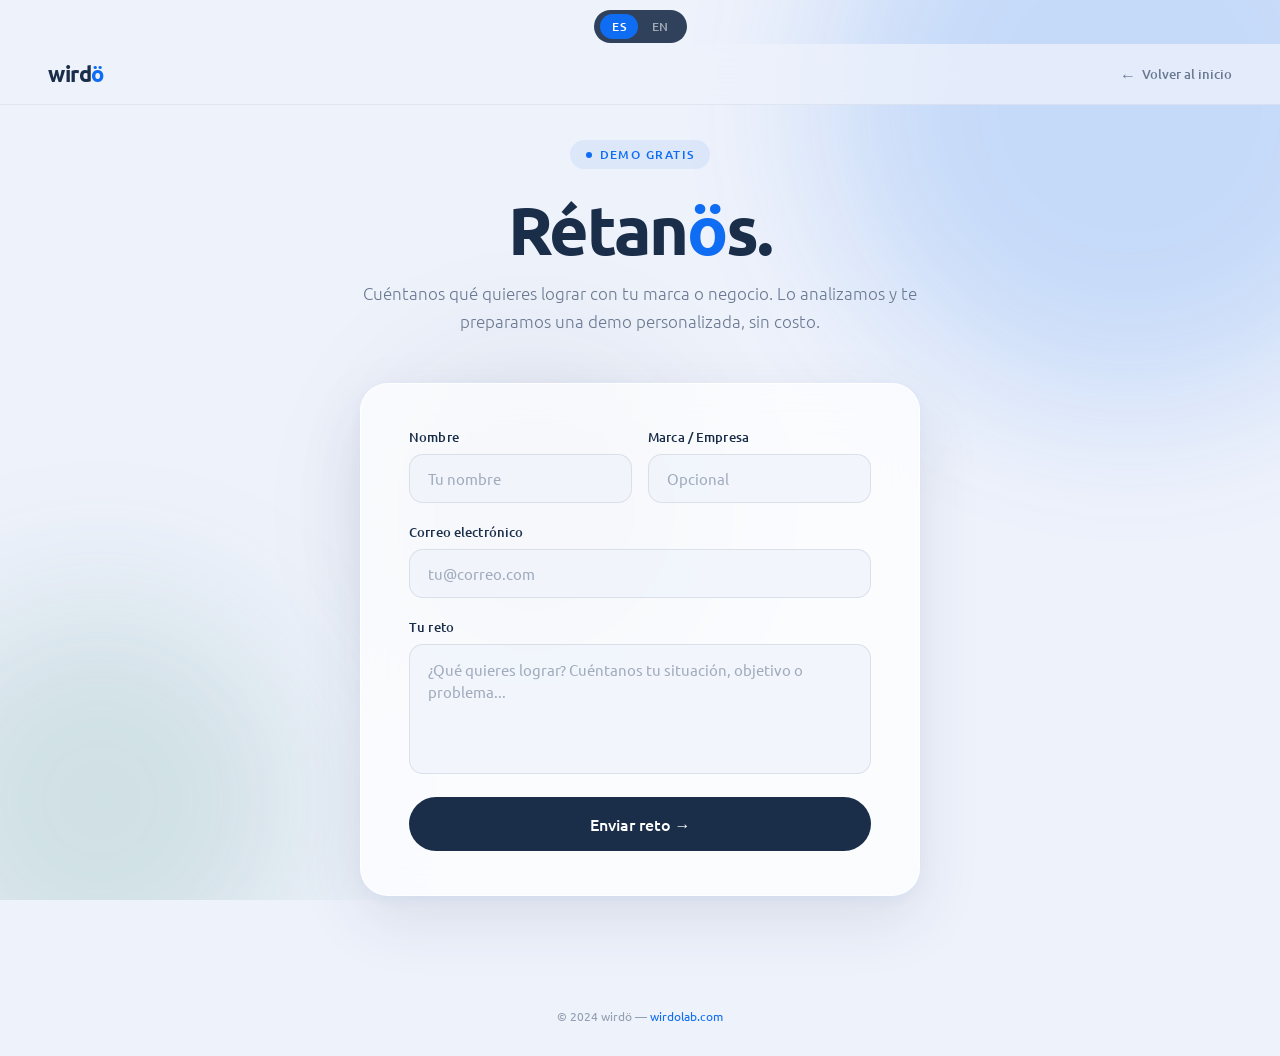
<file: reto.html>
<!DOCTYPE html>
<html lang="es">
<head>
  <meta charset="UTF-8">
  <meta name="viewport" content="width=device-width, initial-scale=1.0">
  <title data-i18n="meta.title">Lanza tu Reto — wirdö</title>
  <meta name="description" data-i18n="meta.desc" content="Cuéntanos tu reto. Te preparamos una demo gratis.">
  <meta property="og:title" content="Lanza tu Reto — wirdö">
  <meta property="og:description" content="Cuéntanos tu reto. Te preparamos una demo gratis.">
  <meta property="og:url" content="https://wirdolab.com/reto">
  <link rel="preconnect" href="https://fonts.googleapis.com">
  <link rel="preconnect" href="https://fonts.gstatic.com" crossorigin>
  <link href="https://fonts.googleapis.com/css2?family=Ubuntu:wght@300;400;500;700&display=swap" rel="stylesheet">
  <style>
    :root {
      --bg:     #eef2fb;
      --blue:   #0F6DF3;
      --navy:   #1a2e4a;
      --gray:   #6b7a92;
      --teal:   #469083;
      --white:  #fff;
      --border: rgba(255,255,255,0.62);
      --shadow: rgba(26,46,74,0.10);
    }

    *, *::before, *::after { margin:0; padding:0; box-sizing:border-box; }

    html { scroll-behavior: smooth; }

    body {
      font-family: 'Ubuntu', sans-serif;
      background: var(--bg);
      color: var(--navy);
      min-height: 100vh;
      overflow-x: hidden;
      position: relative;
    }

    .blobs {
      position: fixed; inset: 0;
      pointer-events: none;
      z-index: 0;
      overflow: hidden;
    }
    .blob {
      position: absolute;
      border-radius: 50%;
      filter: blur(80px);
      opacity: 0.18;
      animation: drift 18s ease-in-out infinite;
    }
    .blob-1 { width: 600px; height: 600px; background: var(--blue); top: -200px; right: -150px; animation-delay: 0s; }
    .blob-2 { width: 400px; height: 400px; background: var(--teal); bottom: -100px; left: -100px; animation-delay: -6s; }
    .blob-3 { width: 300px; height: 300px; background: var(--navy); top: 40%; left: 30%; opacity: 0.08; animation-delay: -12s; }

    @keyframes drift {
      0%, 100% { transform: translate(0, 0) scale(1); }
      33%       { transform: translate(30px, -40px) scale(1.05); }
      66%       { transform: translate(-20px, 25px) scale(0.97); }
    }

    .lang-banner {
      position: fixed; top: 0; left: 0; right: 0;
      z-index: 100;
      display: flex; justify-content: center; align-items: center;
      padding: 10px 0;
    }
    .lang-pill {
      display: flex; gap: 2px;
      background: rgba(26,46,74,0.90);
      backdrop-filter: blur(12px);
      border-radius: 100px;
      padding: 4px 6px;
    }
    .lang-pill span {
      font-size: 12px; font-weight: 500; letter-spacing: 0.04em;
      color: rgba(255,255,255,0.55);
      padding: 4px 12px;
      border-radius: 100px;
      cursor: pointer;
      transition: all 0.2s;
      user-select: none;
    }
    .lang-pill span:hover { color: rgba(255,255,255,0.85); }
    .lang-pill span.active {
      background: var(--blue);
      color: #fff;
    }

    nav {
      position: fixed; top: 44px; left: 0; right: 0;
      z-index: 99;
      display: flex; justify-content: space-between; align-items: center;
      padding: 16px 48px;
      background: rgba(238,242,251,0.75);
      backdrop-filter: blur(16px);
      border-bottom: 1px solid rgba(26,46,74,0.06);
    }
    .logo {
      font-size: 22px; font-weight: 700; color: var(--navy);
      text-decoration: none;
      letter-spacing: -0.02em;
    }
    .logo span { color: var(--blue); }

    .nav-back {
      font-size: 13px; font-weight: 500; color: var(--gray);
      text-decoration: none;
      display: flex; align-items: center; gap: 6px;
      transition: color 0.2s;
    }
    .nav-back:hover { color: var(--navy); }
    .nav-back::before { content: '←'; font-size: 16px; }

    main {
      position: relative; z-index: 1;
      min-height: 100vh;
      display: flex; flex-direction: column; align-items: center; justify-content: center;
      padding: 140px 24px 80px;
    }

    .hero {
      text-align: center;
      margin-bottom: 48px;
      max-width: 620px;
    }
    .hero-label {
      display: inline-flex; align-items: center; gap: 8px;
      font-size: 12px; font-weight: 500; letter-spacing: 0.12em;
      text-transform: uppercase;
      color: var(--blue);
      background: rgba(15,109,243,0.08);
      padding: 6px 16px;
      border-radius: 100px;
      margin-bottom: 24px;
    }
    .hero-label::before {
      content: '';
      width: 6px; height: 6px;
      background: var(--blue);
      border-radius: 50%;
      animation: pulse 2s ease-in-out infinite;
    }
    @keyframes pulse {
      0%, 100% { opacity: 1; transform: scale(1); }
      50%       { opacity: 0.5; transform: scale(1.3); }
    }

    .hero h1 {
      font-size: clamp(40px, 6vw, 68px);
      font-weight: 700;
      line-height: 1.05;
      letter-spacing: -0.03em;
      color: var(--navy);
      margin-bottom: 16px;
    }
    .hero h1 em { font-style: normal; color: var(--blue); }

    .hero p {
      font-size: 17px; font-weight: 300;
      color: var(--gray);
      line-height: 1.6;
    }

    .form-card {
      width: 100%; max-width: 560px;
      background: rgba(255,255,255,0.72);
      backdrop-filter: blur(20px);
      border: 1px solid rgba(255,255,255,0.85);
      border-radius: 28px;
      padding: 44px 48px;
      box-shadow: 0 24px 64px var(--shadow), 0 4px 16px rgba(15,109,243,0.05);
    }

    .form-group { margin-bottom: 20px; }
    .form-group label {
      display: block;
      font-size: 13px; font-weight: 500;
      color: var(--navy);
      margin-bottom: 8px;
      letter-spacing: 0.01em;
    }
    .form-group input,
    .form-group textarea,
    .form-group select {
      width: 100%;
      font-family: 'Ubuntu', sans-serif;
      font-size: 15px; font-weight: 400;
      color: var(--navy);
      background: rgba(238,242,251,0.7);
      border: 1.5px solid rgba(26,46,74,0.10);
      border-radius: 14px;
      padding: 14px 18px;
      outline: none;
      transition: border-color 0.2s, background 0.2s, box-shadow 0.2s;
      resize: none;
      -webkit-appearance: none;
    }
    .form-group input::placeholder,
    .form-group textarea::placeholder { color: rgba(107,122,146,0.6); }
    .form-group input:focus,
    .form-group textarea:focus,
    .form-group select:focus {
      border-color: var(--blue);
      background: rgba(255,255,255,0.9);
      box-shadow: 0 0 0 4px rgba(15,109,243,0.08);
    }
    .form-group textarea { min-height: 130px; line-height: 1.5; }

    .form-row { display: grid; grid-template-columns: 1fr 1fr; gap: 16px; }

    .btn-submit {
      width: 100%;
      font-family: 'Ubuntu', sans-serif;
      font-size: 16px; font-weight: 500;
      color: #fff;
      background: var(--navy);
      border: none; border-radius: 100px;
      padding: 16px 32px;
      cursor: pointer;
      margin-top: 8px;
      transition: background 0.2s, transform 0.15s, box-shadow 0.2s;
      display: flex; align-items: center; justify-content: center; gap: 8px;
    }
    .btn-submit:hover {
      background: #0F6DF3;
      box-shadow: 0 8px 24px rgba(15,109,243,0.28);
      transform: translateY(-1px);
    }
    .btn-submit:active { transform: translateY(0); }
    .btn-submit:disabled { opacity: 0.65; cursor: not-allowed; transform: none; box-shadow: none; }
    .btn-submit .spinner {
      width: 18px; height: 18px;
      border: 2px solid rgba(255,255,255,0.3);
      border-top-color: #fff;
      border-radius: 50%;
      animation: spin 0.7s linear infinite;
      display: none;
    }
    .btn-submit.loading .spinner { display: block; }
    .btn-submit.loading .btn-text { display: none; }
    @keyframes spin { to { transform: rotate(360deg); } }

    .success-state {
      display: none;
      text-align: center;
      padding: 12px 0;
      animation: fadeUp 0.5s ease forwards;
    }
    .success-state.show { display: block; }
    .success-icon {
      width: 72px; height: 72px;
      background: rgba(15,109,243,0.10);
      border-radius: 50%;
      display: flex; align-items: center; justify-content: center;
      margin: 0 auto 24px;
      font-size: 32px;
    }
    .success-state h2 { font-size: 26px; font-weight: 700; color: var(--navy); margin-bottom: 12px; }
    .success-state p { font-size: 16px; color: var(--gray); line-height: 1.6; margin-bottom: 28px; }
    .back-home {
      display: inline-flex; align-items: center; gap: 8px;
      font-size: 14px; font-weight: 500; color: var(--navy);
      text-decoration: none;
      background: rgba(26,46,74,0.08);
      padding: 10px 24px; border-radius: 100px;
      transition: background 0.2s;
    }
    .back-home:hover { background: rgba(26,46,74,0.15); }
    @keyframes fadeUp { from{opacity:0;transform:translateY(16px)} to{opacity:1;transform:translateY(0)} }

    footer {
      position: relative; z-index: 1;
      text-align: center;
      padding: 32px 24px;
      font-size: 12px; color: rgba(107,122,146,0.7);
    }
    footer a { color: var(--blue); text-decoration: none; }

    .error-msg {
      font-size: 13px; color: #e03b3b;
      margin-top: 10px; text-align: center;
      display: none;
    }
    .error-msg.show { display: block; }

    @media (max-width: 600px) {
      nav { padding: 14px 20px; }
      .form-card { padding: 32px 24px; }
      .form-row { grid-template-columns: 1fr; }
      .hero h1 { font-size: 38px; }
    }
  </style>
</head>
<body>

  <div class="blobs" aria-hidden="true">
    <div class="blob blob-1"></div>
    <div class="blob blob-2"></div>
    <div class="blob blob-3"></div>
  </div>

  <div class="lang-banner">
    <div class="lang-pill">
      <span onclick="setLang('es')" class="active" id="btn-es">ES</span>
      <span onclick="setLang('en')" id="btn-en">EN</span>
    </div>
  </div>

  <nav>
    <a href="https://wirdolab.com" class="logo">wird<span>ö</span></a>
    <a href="https://wirdolab.com" class="nav-back" data-i18n="nav.back">Volver al inicio</a>
  </nav>

  <main>
    <div class="hero">
      <div class="hero-label" data-i18n="hero.label">Demo gratis</div>
      <h1 data-i18n-html="hero.title">Rétan<em>ö</em>s.</h1>
      <p data-i18n="hero.sub">Cuéntanos qué quieres lograr con tu marca o negocio. Lo analizamos y te preparamos una demo personalizada, sin costo.</p>
    </div>

    <div class="form-card">
      <form id="reto-form" novalidate>
        <input type="hidden" name="_subject" value="🚀 Nuevo reto — wirdö Demo">

        <div class="form-row">
          <div class="form-group">
            <label for="name" data-i18n="form.name">Nombre</label>
            <input type="text" id="name" name="name" data-i18n-placeholder="form.name.ph" placeholder="Tu nombre" required autocomplete="name">
          </div>
          <div class="form-group">
            <label for="company" data-i18n="form.company">Marca / Empresa</label>
            <input type="text" id="company" name="company" data-i18n-placeholder="form.company.ph" placeholder="Opcional">
          </div>
        </div>

        <div class="form-group">
          <label for="email" data-i18n="form.email">Correo electrónico</label>
          <input type="email" id="email" name="email" data-i18n-placeholder="form.email.ph" placeholder="tu@correo.com" required autocomplete="email">
        </div>

        <div class="form-group">
          <label for="reto" data-i18n="form.reto">Tu reto</label>
          <textarea id="reto" name="message" data-i18n-placeholder="form.reto.ph" placeholder="¿Qué quieres lograr? Cuéntanos tu situación, objetivo o problema..." required></textarea>
        </div>

        <p class="error-msg" id="error-msg" data-i18n="form.error">Algo salió mal. Inténtalo de nuevo.</p>

        <button type="submit" class="btn-submit" id="submit-btn">
          <div class="spinner"></div>
          <span class="btn-text" data-i18n="form.submit">Enviar reto →</span>
        </button>
      </form>

      <div class="success-state" id="success-state">
        <div class="success-icon">✦</div>
        <h2 data-i18n="success.title">¡Reto recibido!</h2>
        <p data-i18n="success.msg">Lo revisamos y te respondemos en un lapso de 24 a 72 horas. ¡Gracias por retarnos!</p>
        <a href="https://wirdolab.com" class="back-home" data-i18n="success.back">← Volver a wirdö</a>
      </div>
    </div>
  </main>

  <footer>
    <span data-i18n="footer.copy">© 2024 wirdö — </span><a href="https://wirdolab.com">wirdolab.com</a>
  </footer>

  <script>
    const t = {
      es: {
        'meta.title':      'Lanza tu Reto — wirdö',
        'meta.desc':       'Cuéntanos tu reto. Te preparamos una demo gratis.',
        'nav.back':        'Volver al inicio',
        'hero.label':      'Demo gratis',
        'hero.title':      'Rétan<em>ö</em>s.',
        'hero.sub':        'Cuéntanos qué quieres lograr con tu marca o negocio. Lo analizamos y te preparamos una demo personalizada, sin costo.',
        'form.name':       'Nombre',
        'form.name.ph':    'Tu nombre',
        'form.company':    'Marca / Empresa',
        'form.company.ph': 'Opcional',
        'form.email':      'Correo electrónico',
        'form.email.ph':   'tu@correo.com',
        'form.reto':       'Tu reto',
        'form.reto.ph':    '¿Qué quieres lograr? Cuéntanos tu situación, objetivo o problema...',
        'form.submit':     'Enviar reto →',
        'form.sending':    'Enviando...',
        'form.error':      'Algo salió mal. Inténtalo de nuevo.',
        'success.title':   '¡Reto recibido!',
        'success.msg':     'Lo revisamos y te respondemos en un lapso de 24 a 72 horas. ¡Gracias por retarnos!',
        'success.back':    '← Volver a wirdö',
        'footer.copy':     '© 2024 wirdö — ',
      },
      en: {
        'meta.title':      'Launch your Challenge — wirdö',
        'meta.desc':       "Tell us your challenge. We'll build you a free demo.",
        'nav.back':        'Back to home',
        'hero.label':      'Free demo',
        'hero.title':      'Sh<em>ö</em>w us.',
        'hero.sub':        "Tell us what you want to achieve with your brand or business. We'll analyze it and build you a personalized demo, at no cost.",
        'form.name':       'Name',
        'form.name.ph':    'Your name',
        'form.company':    'Brand / Company',
        'form.company.ph': 'Optional',
        'form.email':      'Email',
        'form.email.ph':   'you@email.com',
        'form.reto':       'Your challenge',
        'form.reto.ph':    'What do you want to achieve? Tell us your situation, goal or problem...',
        'form.submit':     'Send challenge →',
        'form.sending':    'Sending...',
        'form.error':      'Something went wrong. Please try again.',
        'success.title':   'Challenge received!',
        'success.msg':     "We'll get back to you within 24 to 72 hours. Thanks for the challenge!",
        'success.back':    '← Back to wirdö',
        'footer.copy':     '© 2024 wirdö — ',
      }
    };

    let currentLang = 'es';

    function setLang(lang) {
      if (!t[lang]) return;
      currentLang = lang;
      document.querySelectorAll('.lang-pill span').forEach(btn => btn.classList.remove('active'));
      document.getElementById('btn-' + lang).classList.add('active');
      document.documentElement.lang = lang;
      document.querySelectorAll('[data-i18n]').forEach(el => {
        const key = el.getAttribute('data-i18n');
        if (t[lang][key] !== undefined) el.textContent = t[lang][key];
      });
      document.querySelectorAll('[data-i18n-html]').forEach(el => {
        const key = el.getAttribute('data-i18n-html');
        if (t[lang][key] !== undefined) el.innerHTML = t[lang][key];
      });
      document.querySelectorAll('[data-i18n-placeholder]').forEach(el => {
        const key = el.getAttribute('data-i18n-placeholder');
        if (t[lang][key] !== undefined) el.placeholder = t[lang][key];
      });
      if (t[lang]['meta.title']) document.title = t[lang]['meta.title'];
    }

    const form = document.getElementById('reto-form');
    const submitBtn = document.getElementById('submit-btn');
    const successState = document.getElementById('success-state');
    const errorMsg = document.getElementById('error-msg');

    form.addEventListener('submit', async (e) => {
      e.preventDefault();
      errorMsg.classList.remove('show');
      const name  = form.name.value.trim();
      const email = form.email.value.trim();
      const reto  = form.message.value.trim();
      if (!name || !email || !reto) return;
      submitBtn.classList.add('loading');
      submitBtn.disabled = true;
      try {
        const formData = new FormData(form);
        const res = await fetch('https://formspree.io/f/xeaaqyqw', {
          method: 'POST',
          body: formData,
          headers: { 'Accept': 'application/json' }
        });
        const data = await res.json();
        if (res.ok) {
          form.style.animation = 'fadeOut 0.3s ease forwards';
          setTimeout(() => {
            form.style.display = 'none';
            successState.classList.add('show');
          }, 280);
        } else {
          throw new Error(data.message || 'Error');
        }
      } catch (err) {
        submitBtn.classList.remove('loading');
        submitBtn.disabled = false;
        errorMsg.textContent = t[currentLang]['form.error'];
        errorMsg.classList.add('show');
      }
    });

    const styleEl = document.createElement('style');
    styleEl.textContent = '@keyframes fadeOut { from{opacity:1;transform:translateY(0)} to{opacity:0;transform:translateY(-8px)} }';
    document.head.appendChild(styleEl);

    setLang('es');
  </script>
</body>
</html>
</file>
<file: styles.css>
/* ── RESET & ROOT ─────────────────────────── */
*, *::before, *::after { margin:0; padding:0; box-sizing:border-box; }
html { scroll-behavior:smooth; }
:root {
  --navy:#1a2e4a; --blue:#0F6DF3; --teal:#469083;
  --bg:#eef2fb; --gray:#6b7a92; --white:#fff;
  --border:rgba(255,255,255,0.62); --shadow:rgba(26,46,74,0.07);
}
body { font-family:'Ubuntu',sans-serif; background:var(--bg); color:var(--navy); overflow-x:hidden; }
a { text-decoration:none; color:inherit; }
button { font-family:inherit; cursor:pointer; border:none; background:none; }

/* ── BACKGROUND ───────────────────────────── */
body::before {
  content:''; position:fixed; inset:0; z-index:0; pointer-events:none;
  background-image:radial-gradient(circle,rgba(15,109,243,.033) 1px,transparent 1px);
  background-size:44px 44px;
}
.blob { position:fixed; border-radius:50%; filter:blur(130px); pointer-events:none; z-index:0; }
.b1 { width:700px; height:700px; background:#0F6DF3; opacity:.08; top:-200px; right:-150px; animation:fA 38s ease-in-out infinite; }
.b2 { width:560px; height:560px; background:#469083; opacity:.065; bottom:80px; left:-200px; animation:fB 44s ease-in-out infinite; }
.b3 { width:420px; height:420px; background:#1a2e4a; opacity:.05; top:45%; right:22%; animation:fC 32s ease-in-out infinite; }
.b4 { width:320px; height:320px; background:#0F6DF3; opacity:.055; bottom:320px; right:8%; animation:fA 28s ease-in-out infinite reverse; }
@keyframes fA{0%,100%{transform:translate(0,0)}33%{transform:translate(-55px,40px)}66%{transform:translate(38px,-28px)}}
@keyframes fB{0%,100%{transform:translate(0,0)}33%{transform:translate(48px,-46px)}66%{transform:translate(-32px,22px)}}
@keyframes fC{0%,100%{transform:translate(0,0)}50%{transform:translate(65px,38px)}}
#cg { position:fixed; width:280px; height:280px; border-radius:50%; background:radial-gradient(circle,rgba(15,109,243,.065),transparent 70%); pointer-events:none; z-index:1; transform:translate(-50%,-50%); transition:left .1s ease,top .1s ease; }

/* ── GLASS ────────────────────────────────── */
.g { background:rgba(255,255,255,.46); backdrop-filter:blur(28px) saturate(180%); -webkit-backdrop-filter:blur(28px) saturate(180%); border:1px solid var(--border); box-shadow:0 8px 32px var(--shadow),inset 0 1px 0 rgba(255,255,255,.85); }
.gd { background:rgba(26,46,74,.54); backdrop-filter:blur(28px) saturate(160%); -webkit-backdrop-filter:blur(28px) saturate(160%); border:1px solid rgba(255,255,255,.1); box-shadow:0 8px 32px rgba(0,0,0,.2),inset 0 1px 0 rgba(255,255,255,.08); }

/* ── REVEAL ───────────────────────────────── */
.rv { opacity:0; transform:translateY(28px); transition:opacity .72s cubic-bezier(.16,1,.3,1),transform .72s cubic-bezier(.16,1,.3,1); }
.rv.in { opacity:1; transform:translateY(0); }
.d1{transition-delay:.07s}.d2{transition-delay:.14s}.d3{transition-delay:.21s}.d4{transition-delay:.28s}.d5{transition-delay:.35s}

/* ── LAYOUT ───────────────────────────────── */
.wrap { max-width:1100px; margin:0 auto; padding:0 52px; position:relative; z-index:2; }
.sec { padding:96px 0; }
.sec0 { padding:0 0 96px; }
.lbl { font-size:.62rem; font-weight:700; letter-spacing:3.5px; text-transform:uppercase; color:var(--blue); display:block; margin-bottom:14px; }
.hl { font-size:clamp(2.1rem,4.2vw,3.6rem); font-weight:700; line-height:1.06; letter-spacing:-1.5px; }
.hl b { color:var(--blue); font-weight:700; }
.sub { font-size:.92rem; line-height:1.8; color:var(--gray); max-width:500px; margin-top:12px; }
hr.div { border:none; height:1px; background:rgba(255,255,255,.62); position:relative; z-index:2; }

/* ── LANG BAR ─────────────────────────────── */
#lang-bar {
  position:fixed; top:0; left:0; right:0; z-index:200; height:36px;
  display:flex; align-items:center; justify-content:center;
  background:rgba(26,46,74,.92); backdrop-filter:blur(18px); -webkit-backdrop-filter:blur(18px);
  border-bottom:1px solid rgba(255,255,255,.08);
}
#lang-toggle {
  display:flex; align-items:center; position:relative;
  border-radius:100px; padding:3px;
  background:rgba(255,255,255,.1); border:1px solid rgba(255,255,255,.15);
  font-size:.65rem; font-weight:700; letter-spacing:1.5px;
}
#lang-toggle .lt-pill {
  position:relative; z-index:1; padding:3px 14px; cursor:pointer;
  border-radius:100px; transition:color .25s; color:rgba(255,255,255,.45);
  user-select:none;
}
#lang-toggle .lt-pill.active { color:#fff; }
#lang-toggle .lt-slider {
  position:absolute; top:3px; bottom:3px; width:calc(33.33% - 3px);
  background:var(--blue); border-radius:100px;
  transition:left .28s cubic-bezier(.16,1,.3,1);
  box-shadow:0 2px 10px rgba(15,109,243,.45);
}
#lang-toggle[data-lang="es"] .lt-slider { left:3px; }
#lang-toggle[data-lang="en"] .lt-slider { left:calc(33.33%); }
#lang-toggle[data-lang="it"] .lt-slider { left:calc(66.66%); }

/* ── LANG TOGGLE ──────────────────────────── */
#lang-btn {
  display:flex; align-items:center; gap:0; border-radius:100px; overflow:hidden;
  border:1px solid rgba(255,255,255,.7); background:rgba(255,255,255,.35);
  backdrop-filter:blur(14px); -webkit-backdrop-filter:blur(14px);
  box-shadow:inset 0 1px 0 rgba(255,255,255,.9);
  font-size:.7rem; font-weight:700; letter-spacing:1px; flex-shrink:0;
}
#lang-btn span { padding:7px 14px; cursor:pointer; transition:all .22s; color:var(--gray); }
#lang-btn span.active { background:var(--navy); color:#fff; border-radius:100px; }
#lang-btn span:hover:not(.active) { color:var(--navy); }

/* ── NAV ──────────────────────────────────── */
nav {
  position:fixed; top:36px; left:0; right:0; z-index:100; height:62px;
  display:flex; align-items:center; justify-content:space-between; padding:0 52px;
  background:rgba(238,242,251,.62); backdrop-filter:blur(32px) saturate(200%);
  -webkit-backdrop-filter:blur(32px) saturate(200%);
  border-bottom:1px solid rgba(255,255,255,.5); transition:box-shadow .35s;
}
nav.up { box-shadow:0 2px 24px rgba(26,46,74,.07); }
.nl { font-size:1.32rem; font-weight:700; letter-spacing:-1px; }
.nl b { color:var(--blue); }
nav ul { list-style:none; display:flex; gap:30px; }
nav ul a { font-size:.76rem; font-weight:500; color:var(--gray); transition:color .2s; }
nav ul a:hover { color:var(--navy); }
.ncta { background:var(--navy); color:#fff; font-size:.76rem; font-weight:700; padding:8px 20px; border-radius:100px; transition:background .2s,transform .15s,box-shadow .2s; }
.ncta:hover { background:var(--blue); transform:translateY(-1px); box-shadow:0 6px 22px rgba(15,109,243,.3); }

/* ── HERO ─────────────────────────────────── */
#hero { min-height:100vh; display:flex; align-items:center; padding:136px 52px 80px; position:relative; z-index:2; max-width:1100px; margin:0 auto; }
.hg { display:grid; grid-template-columns:1fr 1fr; gap:80px; align-items:center; width:100%; }
.hbadge { display:inline-flex; align-items:center; gap:9px; padding:6px 18px; border-radius:100px; margin-bottom:22px; font-size:.67rem; font-weight:600; letter-spacing:.8px; color:var(--gray); }
.bdot { width:6px; height:6px; border-radius:50%; background:var(--blue); animation:pulse 2.5s ease-in-out infinite; flex-shrink:0; }
@keyframes pulse{0%,100%{opacity:1;transform:scale(1)}50%{opacity:.3;transform:scale(1.6)}}
.hsl { font-size:.67rem; font-weight:700; letter-spacing:4px; text-transform:uppercase; color:var(--blue); margin-bottom:14px; }
.htitle { font-size:clamp(3rem,6.5vw,5.8rem); font-weight:700; line-height:.98; letter-spacing:-3px; margin-bottom:18px; }
.htitle b { color:var(--blue); }
.hsub { font-size:.92rem; line-height:1.8; color:var(--gray); max-width:420px; margin-bottom:28px; }
.hbtns { display:flex; gap:11px; flex-wrap:wrap; }
.bs { background:var(--navy); color:#fff; padding:12px 26px; border-radius:100px; font-size:.8rem; font-weight:700; transition:background .2s,transform .15s,box-shadow .2s; }
.bs:hover { background:var(--blue); transform:translateY(-2px); box-shadow:0 8px 26px rgba(15,109,243,.3); }
.bg2 { padding:12px 26px; border-radius:100px; font-size:.8rem; font-weight:500; color:var(--navy); transition:all .25s; }
.bg2:hover { transform:translateY(-2px); box-shadow:0 8px 22px rgba(15,109,243,.1); }
.hv { position:relative; display:flex; align-items:center; justify-content:center; height:420px; }
.orb { position:absolute; border-radius:50%; border:1px solid rgba(15,109,243,.13); }
.o1{width:155px;height:155px;animation:sp 16s linear infinite}
.o2{width:255px;height:255px;animation:sp 26s linear infinite reverse}
.o3{width:358px;height:358px;animation:sp 38s linear infinite;border-style:dashed;border-color:rgba(15,109,243,.07)}
@keyframes sp{from{transform:rotate(0)}to{transform:rotate(360deg)}}
.orb::after{content:'';position:absolute;width:8px;height:8px;border-radius:50%;background:var(--blue);top:-4px;left:50%;transform:translateX(-50%);box-shadow:0 0 10px rgba(15,109,243,.6)}
.o2::after{background:var(--teal);box-shadow:0 0 10px rgba(70,144,131,.6)}
.o3::after{background:var(--navy);box-shadow:none}
.oc { width:130px;height:130px;border-radius:50%;display:flex;flex-direction:column;align-items:center;justify-content:center;gap:5px;font-size:.58rem;font-weight:700;letter-spacing:2.5px;text-transform:uppercase;color:var(--blue);z-index:2;box-shadow:0 0 40px rgba(15,109,243,.1); }

/* ── CHAT ─────────────────────────────────── */
#chat-s { padding:0 0 96px; position:relative; z-index:2; }
.chat-w { max-width:720px; margin:0 auto; padding:0 52px; }
.chat-box { border-radius:28px; overflow:hidden; }
.chat-hd { padding:20px 26px 14px; border-bottom:1px solid rgba(255,255,255,.5); display:flex; align-items:center; gap:11px; }
.cavatar { width:34px;height:34px;border-radius:50%;background:var(--navy);display:flex;align-items:center;justify-content:center;flex-shrink:0; }
.chi h3 { font-size:.86rem; font-weight:700; }
.chi p { font-size:.7rem; color:var(--gray); }
.odot { width:7px;height:7px;border-radius:50%;background:#22c55e;margin-left:auto;box-shadow:0 0 8px rgba(34,197,94,.6);animation:pulse 2s ease-in-out infinite; }
.cmsg { padding:18px 26px; min-height:180px; display:flex; flex-direction:column; gap:14px; }
.msg { display:flex; flex-direction:column; max-width:78%; animation:min .33s cubic-bezier(.16,1,.3,1); }
@keyframes min{from{opacity:0;transform:translateY(8px)}to{opacity:1;transform:translateY(0)}}
.msg.bot { align-self:flex-start; }
.msg.usr { align-self:flex-end; }
.mb { padding:10px 15px; border-radius:18px; font-size:.83rem; line-height:1.65; }
.msg.bot .mb { background:rgba(255,255,255,.72); color:var(--navy); border-radius:4px 18px 18px 18px; }
.msg.usr .mb { background:var(--navy); color:#fff; border-radius:18px 4px 18px 18px; }
.ml { font-size:.63rem; color:var(--gray); margin-bottom:3px; }
.msg.usr .ml { text-align:right; }
.tdots { display:flex; gap:4px; padding:13px 16px; }
.tdots span { width:6px;height:6px;border-radius:50%;background:var(--gray);animation:bo .9s ease-in-out infinite; }
.tdots span:nth-child(2){animation-delay:.15s}.tdots span:nth-child(3){animation-delay:.3s}
@keyframes bo{0%,60%,100%{transform:translateY(0)}30%{transform:translateY(-6px)}}
.cpills { display:flex; flex-wrap:wrap; gap:7px; margin-top:11px; }
.cp { display:inline-flex;align-items:center;gap:7px;padding:7px 15px;border-radius:100px;font-size:.73rem;font-weight:600;color:var(--navy);background:rgba(255,255,255,.6);border:1px solid rgba(255,255,255,.8);box-shadow:0 2px 12px rgba(26,46,74,.04),inset 0 1px 0 rgba(255,255,255,.9);transition:all .25s;white-space:nowrap;cursor:pointer; }
.cp:hover { background:rgba(255,255,255,.88);transform:translateY(-2px);box-shadow:0 6px 18px rgba(15,109,243,.12),inset 0 1px 0 rgba(255,255,255,1); }
.cp svg { width:12px;height:12px;stroke:var(--blue);fill:none;stroke-linecap:round;stroke-linejoin:round;stroke-width:2; }
.cin-r { padding:14px 18px; border-top:1px solid rgba(255,255,255,.5); display:flex; gap:10px; align-items:center; }
.cin { flex:1;background:rgba(255,255,255,.5);border:1px solid rgba(255,255,255,.7);border-radius:100px;padding:10px 17px;font-size:.83rem;font-family:inherit;color:var(--navy);outline:none;transition:all .25s;backdrop-filter:blur(10px); }
.cin::placeholder { color:var(--gray); }
.cin:focus { background:rgba(255,255,255,.78);border-color:rgba(15,109,243,.4);box-shadow:0 0 0 3px rgba(15,109,243,.07); }
.csend { width:40px;height:40px;border-radius:50%;background:var(--navy);display:flex;align-items:center;justify-content:center;flex-shrink:0;transition:background .2s,transform .15s,box-shadow .2s; }
.csend:hover { background:var(--blue);transform:translateY(-1px);box-shadow:0 5px 18px rgba(15,109,243,.3); }
.csend svg { width:15px;height:15px;stroke:#fff;fill:none;stroke-linecap:round;stroke-linejoin:round;stroke-width:2; }

/* ── SERVICES ─────────────────────────────── */
.sg { display:grid; grid-template-columns:1fr 1fr; gap:18px; margin-top:44px; }
.sc { border-radius:24px; padding:34px; position:relative; overflow:hidden; transition:transform .3s cubic-bezier(.16,1,.3,1),box-shadow .3s; }
.sc::before { content:''; position:absolute; top:0; left:0; right:0; height:1px; background:linear-gradient(90deg,transparent,rgba(15,109,243,.4),transparent); opacity:0; transition:opacity .3s; }
.sc:hover { transform:translateY(-4px); }
.sc:hover::before { opacity:1; }
.sc-num { font-size:.6rem; font-weight:700; letter-spacing:3px; text-transform:uppercase; color:var(--blue); margin-bottom:14px; }
.sc-ic { width:44px;height:44px;border-radius:13px;background:rgba(255,255,255,.6);display:flex;align-items:center;justify-content:center;margin-bottom:16px;box-shadow:inset 0 1px 0 rgba(255,255,255,.9);flex-shrink:0; }
.sc-ic svg { width:19px;height:19px;stroke:var(--blue);fill:none;stroke-linecap:round;stroke-linejoin:round;stroke-width:1.9; }
.sc.tc .sc-ic svg { stroke:var(--teal); }
.sc-th { display:flex; align-items:center; gap:10px; margin-bottom:8px; flex-wrap:wrap; }
.sc-th h3 { font-size:1.1rem; font-weight:700; }
.sicons { display:flex; gap:5px; align-items:center; }
.sicons svg { width:16px;height:16px;fill:var(--gray);opacity:.6;transition:opacity .2s; }
.sc:hover .sicons svg { opacity:.9; }
.sc p { font-size:.845rem; line-height:1.73; color:var(--gray); margin-bottom:18px; }
.stags { display:flex; flex-wrap:wrap; gap:5px; }
.stag { font-size:.67rem;font-weight:500;color:var(--gray);background:rgba(255,255,255,.55);border:1px solid rgba(255,255,255,.7);border-radius:100px;padding:3px 10px;backdrop-filter:blur(8px); }
.sc-pt { margin-top:14px; padding-top:14px; border-top:1px solid rgba(255,255,255,.5); font-size:.73rem; color:var(--teal); font-weight:600; }

/* ── PORTFOLIO ────────────────────────────── */
.pg { display:grid; grid-template-columns:repeat(3,1fr); gap:12px; margin-top:44px; }
.pc-wide { grid-column:span 2; }
.pc-reel { grid-column:span 1; }
.pc { border-radius:22px; overflow:hidden; transition:transform .3s cubic-bezier(.16,1,.3,1),box-shadow .3s; position:relative; }
.pc:hover { transform:translateY(-5px); box-shadow:0 20px 48px rgba(15,109,243,.13); }
.pv { width:100%; height:320px; display:flex; align-items:center; justify-content:center; position:relative; overflow:hidden; background:#0f1a2e; }
.pv-land { height:320px; }
.pv-reel { height:320px; }
.pv img { width:100%; height:100%; object-fit:cover; display:block; transition:transform .5s cubic-bezier(.16,1,.3,1); }
.pc:hover .pv img { transform:scale(1.04); }
.pv video { width:100%; height:100%; object-fit:cover; display:block; }
.pv-gallery { display:flex; gap:3px; height:200px; }
.pv-gallery img { flex:1; object-fit:cover; min-width:0; transition:flex .4s; }
.pv-gallery img:hover { flex:2; }
.puh { font-size:.62rem;font-weight:600;letter-spacing:1.5px;text-transform:uppercase;color:rgba(255,255,255,.35);display:flex;flex-direction:column;align-items:center;gap:8px;position:absolute; }
.puh svg { width:22px;height:22px;stroke:rgba(255,255,255,.28);fill:none;stroke-linecap:round;stroke-linejoin:round;stroke-width:1.6; }
.pplay { position:absolute;inset:0;display:flex;align-items:center;justify-content:center;background:rgba(0,0,0,.18);opacity:0;transition:opacity .25s; }
.pplay svg { width:44px;height:44px;stroke:#fff;fill:rgba(255,255,255,.15);stroke-width:1.5; }
.pc:hover .pplay { opacity:1; }
.pb2 { padding:18px 20px 20px; }
.pcat { font-size:.59rem;font-weight:700;letter-spacing:2.2px;text-transform:uppercase;color:var(--blue);margin-bottom:5px; }
.pc h4 { font-size:.9rem; font-weight:700; margin-bottom:5px; }
.pc p { font-size:.76rem; color:var(--gray); line-height:1.65; }
.ptags { display:flex;gap:4px;flex-wrap:wrap;margin-top:9px; }
.ptag { font-size:.59rem;font-weight:500;color:var(--gray);background:rgba(255,255,255,.5);border:1px solid rgba(255,255,255,.7);border-radius:100px;padding:2px 9px; }
.g1{background:linear-gradient(135deg,#0F6DF3,#1a2e4a)}
.g2{background:linear-gradient(135deg,#469083,#0F6DF3)}
.g3{background:linear-gradient(135deg,#1a2e4a,#469083)}
.g4{background:linear-gradient(135deg,#7c3aed,#0F6DF3)}
.g5{background:linear-gradient(135deg,#0F6DF3,#469083)}
.g6{background:linear-gradient(135deg,#1a2e4a,#7c3aed)}
.pc-wirdo { background:linear-gradient(135deg,#0c1929,#1a2e4a); border:1px solid rgba(15,109,243,.2); }
.pc-wirdo .pb2 { background:transparent; }
.pc-wirdo h4 { color:#fff; }
.pc-wirdo .pcat { color:rgba(15,109,243,.9); }
.pc-wirdo p { color:rgba(255,255,255,.5); }
.pc-wirdo .ptag { background:rgba(255,255,255,.08); border-color:rgba(255,255,255,.12); color:rgba(255,255,255,.5); }

/* ── TRUSTED BY CAROUSEL ──────────────────── */
#trusted { padding:80px 0; position:relative; z-index:2; overflow:hidden; }
.tb-lbl { text-align:center; margin-bottom:36px; }
.carousel-outer { overflow:hidden; mask-image:linear-gradient(to right,transparent 0%,black 8%,black 92%,transparent 100%); -webkit-mask-image:linear-gradient(to right,transparent 0%,black 8%,black 92%,transparent 100%); }
.carousel-track { display:flex; gap:16px; width:max-content; animation:scroll 32s linear infinite; }
.carousel-track:hover { animation-play-state:paused; }
@keyframes scroll { from{transform:translateX(0)} to{transform:translateX(-50%)} }
.clogo { flex-shrink:0; min-width:160px; height:68px; background:rgba(255,255,255,.72); backdrop-filter:blur(22px) saturate(180%); -webkit-backdrop-filter:blur(22px) saturate(180%); border:1px solid rgba(255,255,255,.8); border-radius:14px; display:flex; align-items:center; justify-content:center; padding:0 22px; box-shadow:0 4px 16px rgba(26,46,74,.06),inset 0 1px 0 rgba(255,255,255,.95); transition:transform .25s,box-shadow .25s,border-color .25s; cursor:pointer; text-decoration:none; }
.clogo:hover { transform:translateY(-3px); box-shadow:0 10px 28px rgba(15,109,243,.14),inset 0 1px 0 rgba(255,255,255,1); border-color:rgba(15,109,243,.25); }
.clogo img { max-height:54px; max-width:150px; object-fit:contain; mix-blend-mode:multiply; opacity:.72; transition:opacity .25s; }
.clogo:hover img { opacity:1; }
.clogo-text { font-size:.78rem; font-weight:700; color:var(--gray); letter-spacing:.3px; white-space:nowrap; transition:color .25s; }
.clogo:hover .clogo-text { color:var(--navy); }

/* ── HEYAY LABS ───────────────────────────── */
#heyay { position:relative; z-index:2; }
.hay-wrap { max-width:1100px; margin:0 auto; padding:0 52px 96px; }
.hay-header { display:flex; align-items:center; gap:16px; margin-bottom:36px; flex-wrap:wrap; }
.hay-badge { display:inline-flex; align-items:center; gap:6px; background:rgba(70,144,131,.1); border:1px solid rgba(70,144,131,.25); border-radius:100px; padding:5px 14px; font-size:.62rem; font-weight:700; letter-spacing:2px; text-transform:uppercase; color:var(--teal); }
.hay-title { font-size:1.1rem; font-weight:700; }
.hay-grid { display:grid; grid-template-columns:repeat(3,1fr); gap:12px; }
.hay-card { border-radius:18px; padding:22px; transition:transform .25s,box-shadow .25s; }
.hay-card:hover { transform:translateY(-3px); }
.hay-card svg { width:18px;height:18px;stroke:var(--teal);fill:none;stroke-linecap:round;stroke-linejoin:round;stroke-width:2;margin-bottom:12px; }
.hay-card h4 { font-size:.85rem; font-weight:700; margin-bottom:5px; }
.hay-card p { font-size:.76rem; color:var(--gray); line-height:1.6; }

/* ── PROCESS ──────────────────────────────── */
.pr { display:grid; grid-template-columns:repeat(4,1fr); position:relative; margin-top:52px; }
.pr::before { content:''; position:absolute; top:22px; left:8%; right:8%; height:1px; background:rgba(255,255,255,.7); z-index:0; }
.ps { padding:0 18px; text-align:center; }
.psn { width:44px;height:44px;border-radius:50%;margin:0 auto 16px;display:flex;align-items:center;justify-content:center;font-size:.76rem;font-weight:700;color:var(--blue);position:relative;z-index:1; }
.ps h4 { font-size:.88rem; font-weight:700; margin-bottom:6px; }
.ps p { font-size:.76rem; color:var(--gray); line-height:1.65; }

/* ── MANIFESTO ────────────────────────────── */
#manifesto { position:relative; z-index:2; overflow:hidden; background:linear-gradient(160deg,#0c1929 0%,#1a2e4a 60%,#0a2240 100%); padding:120px 52px; }
.mf-glow { position:absolute; border-radius:50%; pointer-events:none; }
.mf-glow1 { width:700px; height:700px; background:radial-gradient(circle,rgba(15,109,243,.15),transparent 65%); top:-200px; left:50%; transform:translateX(-50%); }
.mf-glow2 { width:400px; height:400px; background:radial-gradient(circle,rgba(70,144,131,.1),transparent 65%); bottom:-100px; right:10%; }
.mf-inner { max-width:820px; margin:0 auto; position:relative; z-index:1; }
.mf-label { font-size:.6rem; font-weight:700; letter-spacing:3.5px; text-transform:uppercase; color:rgba(255,255,255,.35); display:block; margin-bottom:20px; }
.mf-title { font-size:clamp(2.6rem,5.5vw,5rem); font-weight:700; letter-spacing:-2.5px; line-height:1; color:#fff; margin-bottom:32px; background:linear-gradient(135deg,#fff 0%,rgba(255,255,255,.7) 100%); -webkit-background-clip:text; -webkit-text-fill-color:transparent; background-clip:text; }
.mf-title b { background:linear-gradient(135deg,var(--blue),#69a3ff); -webkit-background-clip:text; background-clip:text; }
.mf-body { font-size:1.05rem; line-height:1.85; color:rgba(255,255,255,.5); max-width:680px; }
.mf-body strong { color:rgba(255,255,255,.85); font-weight:500; }
.mf-title span { display:inline; }

/* ── CALENDLY ─────────────────────────────── */
#book { position:relative; z-index:2; }
.book-wrap { max-width:1100px; margin:0 auto; padding:96px 52px; }
.cal-container { border-radius:24px; margin-top:44px; background:#fff; border:1px solid rgba(255,255,255,.7); box-shadow:0 8px 40px rgba(26,46,74,.09); overflow:hidden; }
.cal-container .calendly-inline-widget { min-width:100%; height:700px; display:block; }

/* ── CTA ──────────────────────────────────── */
#cta { position:relative; z-index:2; }
.cta-bg { padding:110px 52px; text-align:center; position:relative; overflow:hidden; background:transparent; }
.cta-glow { position:absolute; top:-180px; left:50%; transform:translateX(-50%); width:650px; height:650px; border-radius:50%; background:radial-gradient(circle,rgba(15,109,243,.12),transparent 65%); pointer-events:none; }
.cta-in { max-width:600px; margin:0 auto; position:relative; z-index:1; }
.cta-in .lbl { color:var(--blue); }
.cta-t { font-size:clamp(2.2rem,4.5vw,3.8rem); font-weight:700; letter-spacing:-2px; line-height:1.05; }
.cta-t b { color:var(--blue); }
.ctasub { font-size:.88rem; line-height:1.8; color:var(--gray); max-width:420px; margin:12px auto 0; }
.cta-btns { display:flex; gap:11px; justify-content:center; margin-top:36px; flex-wrap:wrap; }
.bbi { background:var(--blue);color:#fff;padding:13px 30px;border-radius:100px;font-size:.86rem;font-weight:700;transition:all .2s; }
.bbi:hover { background:#0a5fd4;transform:translateY(-2px);box-shadow:0 10px 30px rgba(15,109,243,.38); }
.bgo { padding:13px 30px;border-radius:100px;font-size:.86rem;font-weight:500;color:var(--navy);border:1px solid rgba(26,46,74,.15);transition:all .2s; }
.bgo:hover { border-color:var(--blue);color:var(--blue); }
.ctacs { display:flex;gap:24px;justify-content:center;margin-top:32px;flex-wrap:wrap; }
.ctaci { display:flex;align-items:center;gap:7px;font-size:.77rem;color:var(--gray);transition:color .2s; }
.ctaci:hover { color:var(--navy); }
.ctaci svg { width:13px;height:13px;stroke:currentColor;fill:none;stroke-linecap:round;stroke-linejoin:round;stroke-width:2; }

/* ── FOOTER ───────────────────────────────── */
footer { max-width:1100px;margin:0 auto;padding:24px 52px;display:flex;align-items:center;justify-content:space-between;position:relative;z-index:2;border-top:1px solid rgba(255,255,255,.55); }
.fl { font-size:1.05rem;font-weight:700; }
.fl b { color:var(--blue); }
footer p { font-size:.7rem;color:var(--gray); }

/* ── RESPONSIVE ───────────────────────────── */
@media(max-width:1024px){ .hay-grid{grid-template-columns:repeat(2,1fr)} }
@media(max-width:860px){
  nav{padding:0 18px} nav ul{display:none}
  .wrap,.chat-w,.hay-wrap,.book-wrap{padding-left:20px;padding-right:20px}
  #hero{padding:136px 20px 60px}
  .hg{grid-template-columns:1fr;gap:40px}
  .hv{height:260px}
  .o3{width:240px;height:240px}.o2{width:175px;height:175px}.o1{width:115px;height:115px}
  .sg{grid-template-columns:1fr}
  .pg{grid-template-columns:1fr 1fr}
  .pc-wide{grid-column:span 2}
  .pv,.pv-land,.pv-reel{height:220px}
  .pr{grid-template-columns:1fr 1fr;gap:32px}
  .pr::before{display:none}
  .hay-grid{grid-template-columns:1fr}
  #manifesto{padding:80px 20px}
  #cta .cta-bg{padding:72px 20px}
  .book-wrap{padding-top:72px;padding-bottom:72px}
  footer{padding:20px;flex-direction:column;gap:8px;text-align:center}
  #lang-btn{display:none}
  nav{top:36px}
}
</file>
